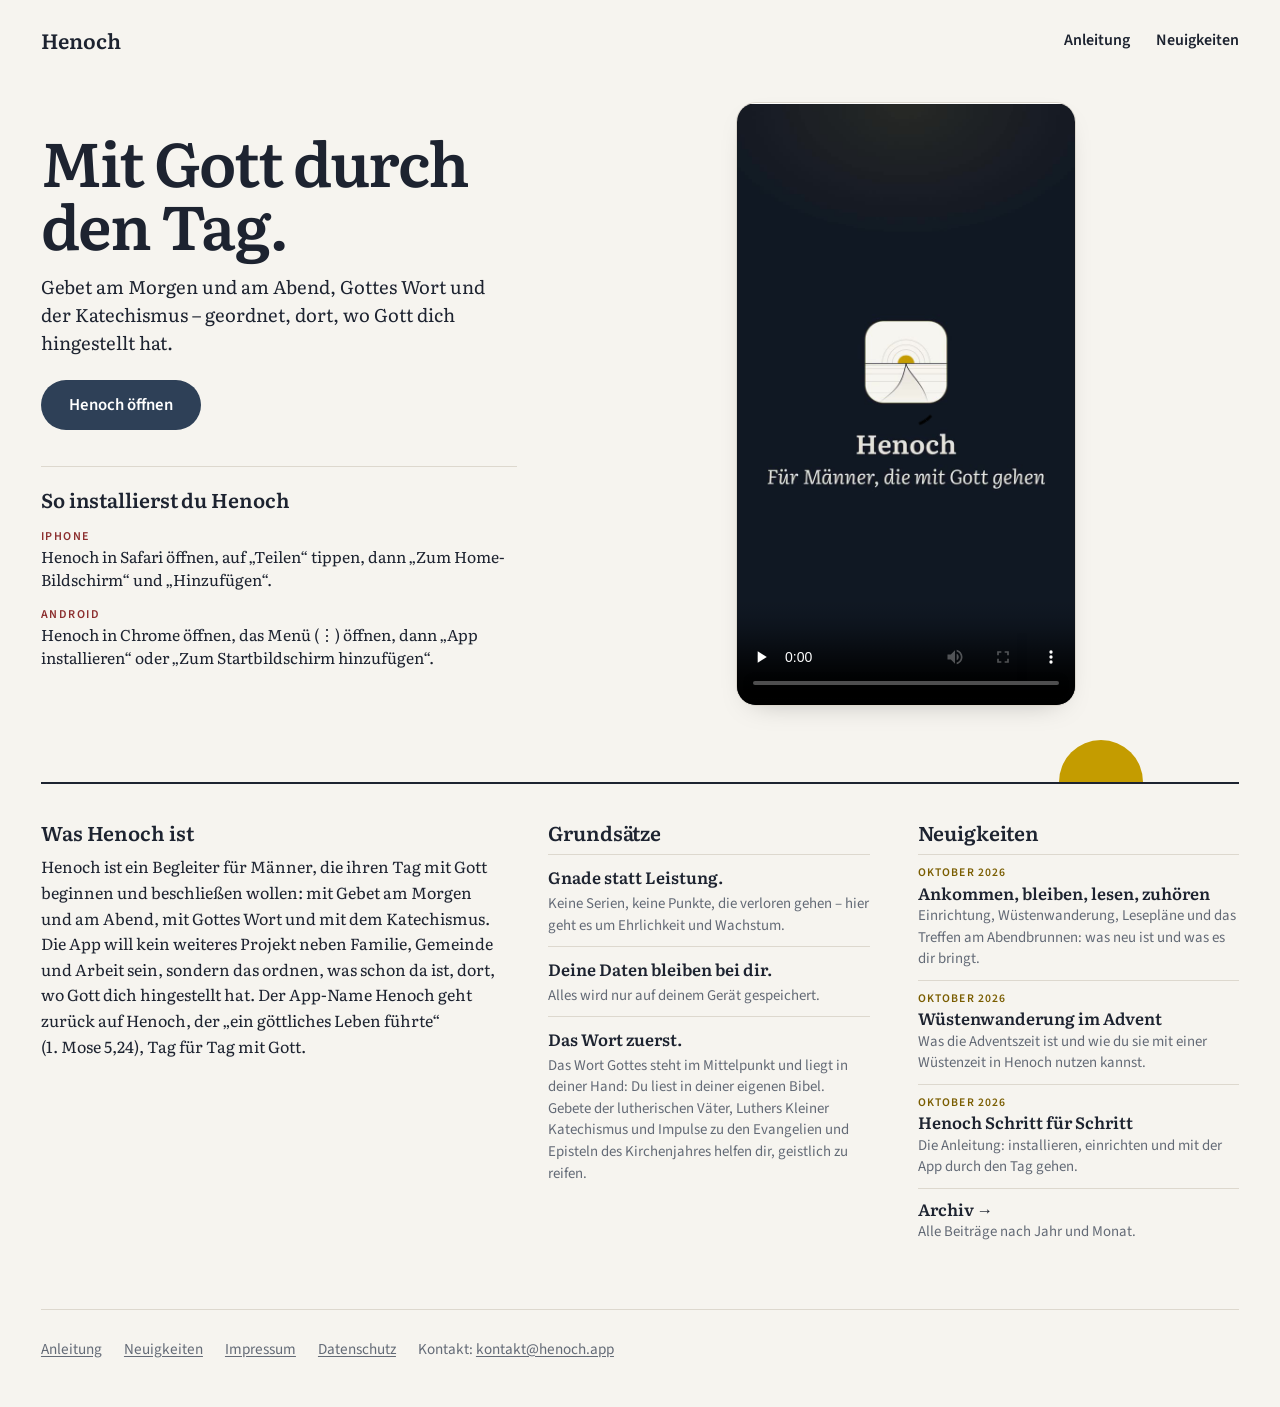
<file: index.html>
<!doctype html>
<!-- Henoch Homepage 2.1.0 -->
<html lang="de">
<head>
  <meta charset="utf-8">
  <meta name="viewport" content="width=device-width, initial-scale=1, viewport-fit=cover">
  <title>Henoch – Mit Gott durch den Tag</title>
  <meta name="description" content="Henoch ist ein Begleiter für Männer, die ihren Tag mit Gott beginnen und beschließen wollen: mit Gebet am Morgen und am Abend, mit Gottes Wort und mit dem Katechismus.">
  <meta name="color-scheme" content="light dark">
  <meta name="theme-color" content="#F6F4EF" media="(prefers-color-scheme: light)">
  <meta name="theme-color" content="#131A26" media="(prefers-color-scheme: dark)">
  <link rel="icon" href="favicon.svg" type="image/svg+xml">
  <link rel="apple-touch-icon" href="apple-touch-icon.png">
  <link rel="canonical" href="https://henoch.app/">

  <meta property="og:type" content="website">
  <meta property="og:locale" content="de_DE">
  <meta property="og:site_name" content="Henoch">
  <meta property="og:title" content="Henoch – Mit Gott durch den Tag">
  <meta property="og:description" content="Henoch ist ein Begleiter für Männer, die ihren Tag mit Gott beginnen und beschließen wollen: mit Gebet am Morgen und am Abend, mit Gottes Wort und mit dem Katechismus.">
  <meta property="og:url" content="https://henoch.app/">
  <meta property="og:image" content="https://henoch.app/og.png">
  <meta property="og:image:width" content="1200">
  <meta property="og:image:height" content="630">
  <meta property="og:image:alt" content="Henoch – Mit Gott durch den Tag. Die Sonne über dem Horizont und ein Weg, der zu ihr führt.">
  <meta name="twitter:card" content="summary_large_image">

  <link rel="preload" href="fonts/literata-latin-600-normal.woff2" as="font" type="font/woff2" crossorigin>
  <link rel="stylesheet" href="style.css">
  <link rel="stylesheet" href="startseite.css">
  <!-- Kurzfilm nach Tageszeit: 6 bis 18 Uhr hell, sonst dunkel (Ortszeit des Geräts). Ohne JavaScript entscheidet der Farbmodus. -->
  <script>(function(h){document.documentElement.dataset.film=h>=6&&h<18?"hell":"dunkel"})(new Date().getHours())</script>
</head>
<body class="vb">

<header class="w">
  <nav class="bar" aria-label="Hauptmenü">
    <a class="brand" href="./">Henoch</a>
    <span class="bar-r"><a href="anleitung/">Anleitung</a><a href="neuigkeiten/">Neuigkeiten</a></span>
  </nav>
</header>

<main class="w">
  <div class="blick">
    <div class="links">
      <h1><span class="sr">Henoch – </span>Mit Gott durch den Tag.</h1>
      <p class="sub">Gebet am Morgen und am Abend, Gottes Wort und der Katechismus – geordnet, dort, wo Gott dich hingestellt hat.</p>
      <!-- Adresse der App: steht nur hier -->
      <p><a class="button" href="https://mein.henoch.app/">Henoch öffnen</a></p>
      <div class="inst">
        <h2 id="installieren">So installierst du Henoch</h2>
        <ul class="steps-2">
        <li><h4>iPhone</h4><p>Henoch in Safari öffnen, auf „Teilen“ tippen, dann „Zum Home-Bildschirm“ und „Hinzufügen“.</p></li>
        <li><h4>Android</h4><p>Henoch in Chrome öffnen, das Menü (⋮) öffnen, dann „App installieren“ oder „Zum Startbildschirm hinzufügen“.</p></li>
      </ul>
      </div>
    </div>
    <!-- Film: hell und dunkel je ein eigenes Video; welches sichtbar ist, entscheidet die Tageszeit (Skript im Kopf). Lädt erst beim Abspielen. Nur Musik, kein Text. -->
    <div class="film">
      <div class="film-bild">
      <video class="film-hell" controls playsinline preload="none" poster="film/henoch-30s.jpg" width="720" height="1280" aria-label="Henoch in 30 Sekunden: Dein Tag, dein Gebetbuch, dein Leseplan, dein Sonntag">
        <source src="film/henoch-30s.mp4" type="video/mp4">
      </video>
      <video class="film-dunkel" controls playsinline preload="none" poster="film/henoch-30s-dunkel.jpg" width="720" height="1280" aria-label="Henoch in 30 Sekunden: Dein Tag, dein Gebetbuch, dein Leseplan, dein Sonntag">
        <source src="film/henoch-30s-dunkel.mp4" type="video/mp4">
      </video>
      </div>
    </div>
  </div>

  <section class="mehr">
    <div>
      <h2 id="was">Was Henoch ist</h2>
      <p class="lead">Henoch ist ein Begleiter für Männer, die ihren Tag mit Gott beginnen und beschließen wollen: mit Gebet am Morgen und am Abend, mit Gottes Wort und mit dem Katechismus. Die App will kein weiteres Projekt neben Familie, Gemeinde und Arbeit sein, sondern das ordnen, was schon da ist, dort, wo Gott dich hingestellt hat. Der App-Name Henoch geht zurück auf Henoch, der „ein göttliches Leben führte“ (1.&nbsp;Mose&nbsp;5,24), Tag für Tag mit Gott.</p>
    </div>
    <div>
      <h2 id="grundsaetze">Grundsätze</h2>
      <ul class="principles">
        <li><h4>Gnade statt Leistung.</h4><p>Keine Serien, keine Punkte, die verloren gehen – hier geht es um Ehrlichkeit und Wachstum.</p></li>
        <li><h4>Deine Daten bleiben bei dir.</h4><p>Alles wird nur auf deinem Gerät gespeichert.</p></li>
        <li><h4>Das Wort zuerst.</h4><p>Das Wort Gottes steht im Mittelpunkt und liegt in deiner Hand: Du liest in deiner eigenen Bibel. Gebete der lutherischen Väter, Luthers Kleiner Katechismus und Impulse zu den Evangelien und Episteln des Kirchenjahres helfen dir, geistlich zu reifen.</p></li>
      </ul>
    </div>
    <div>
      <h2 id="neuigkeiten">Neuigkeiten</h2>
      <!-- Höchstens fünf Beiträge, der neueste zuerst; die letzte Zeile ist immer das Archiv. -->
      <ul class="meldungen">
        <li><a href="neuigkeiten/drei-neuerungen-2026/"><span class="news-date">Oktober 2026</span><span class="news-title">Ankommen, bleiben, lesen, zuhören</span><span class="news-text">Einrichtung, Wüstenwanderung, Lesepläne und das Treffen am Abendbrunnen: was neu ist und was es dir bringt.</span></a></li>
        <li><a href="neuigkeiten/advent-2026/"><span class="news-date">Oktober 2026</span><span class="news-title">Wüstenwanderung im Advent</span><span class="news-text">Was die Adventszeit ist und wie du sie mit einer Wüstenzeit in Henoch nutzen kannst.</span></a></li>
        <li><a href="anleitung/"><span class="news-date">Oktober 2026</span><span class="news-title">Henoch Schritt für Schritt</span><span class="news-text">Die Anleitung: installieren, einrichten und mit der App durch den Tag gehen.</span></a></li>
        <li class="archive"><a href="neuigkeiten/"><span class="news-title">Archiv</span><span class="news-text">Alle Beiträge nach Jahr und Monat.</span></a></li>
      </ul>
    </div>
  </section>
</main>

<footer>
  <div class="wrap">
    <ul>
      <li><a href="anleitung/">Anleitung</a></li>
      <li><a href="neuigkeiten/">Neuigkeiten</a></li>
      <li><a href="impressum.html">Impressum</a></li>
      <li><a href="datenschutz.html">Datenschutz</a></li>
      <li>Kontakt: <a data-kontakt>kontakt (at) henoch.app</a></li>
    </ul>
  </div>
</footer>

<script src="kontakt.js" defer></script>
</body>
</html>
</file>
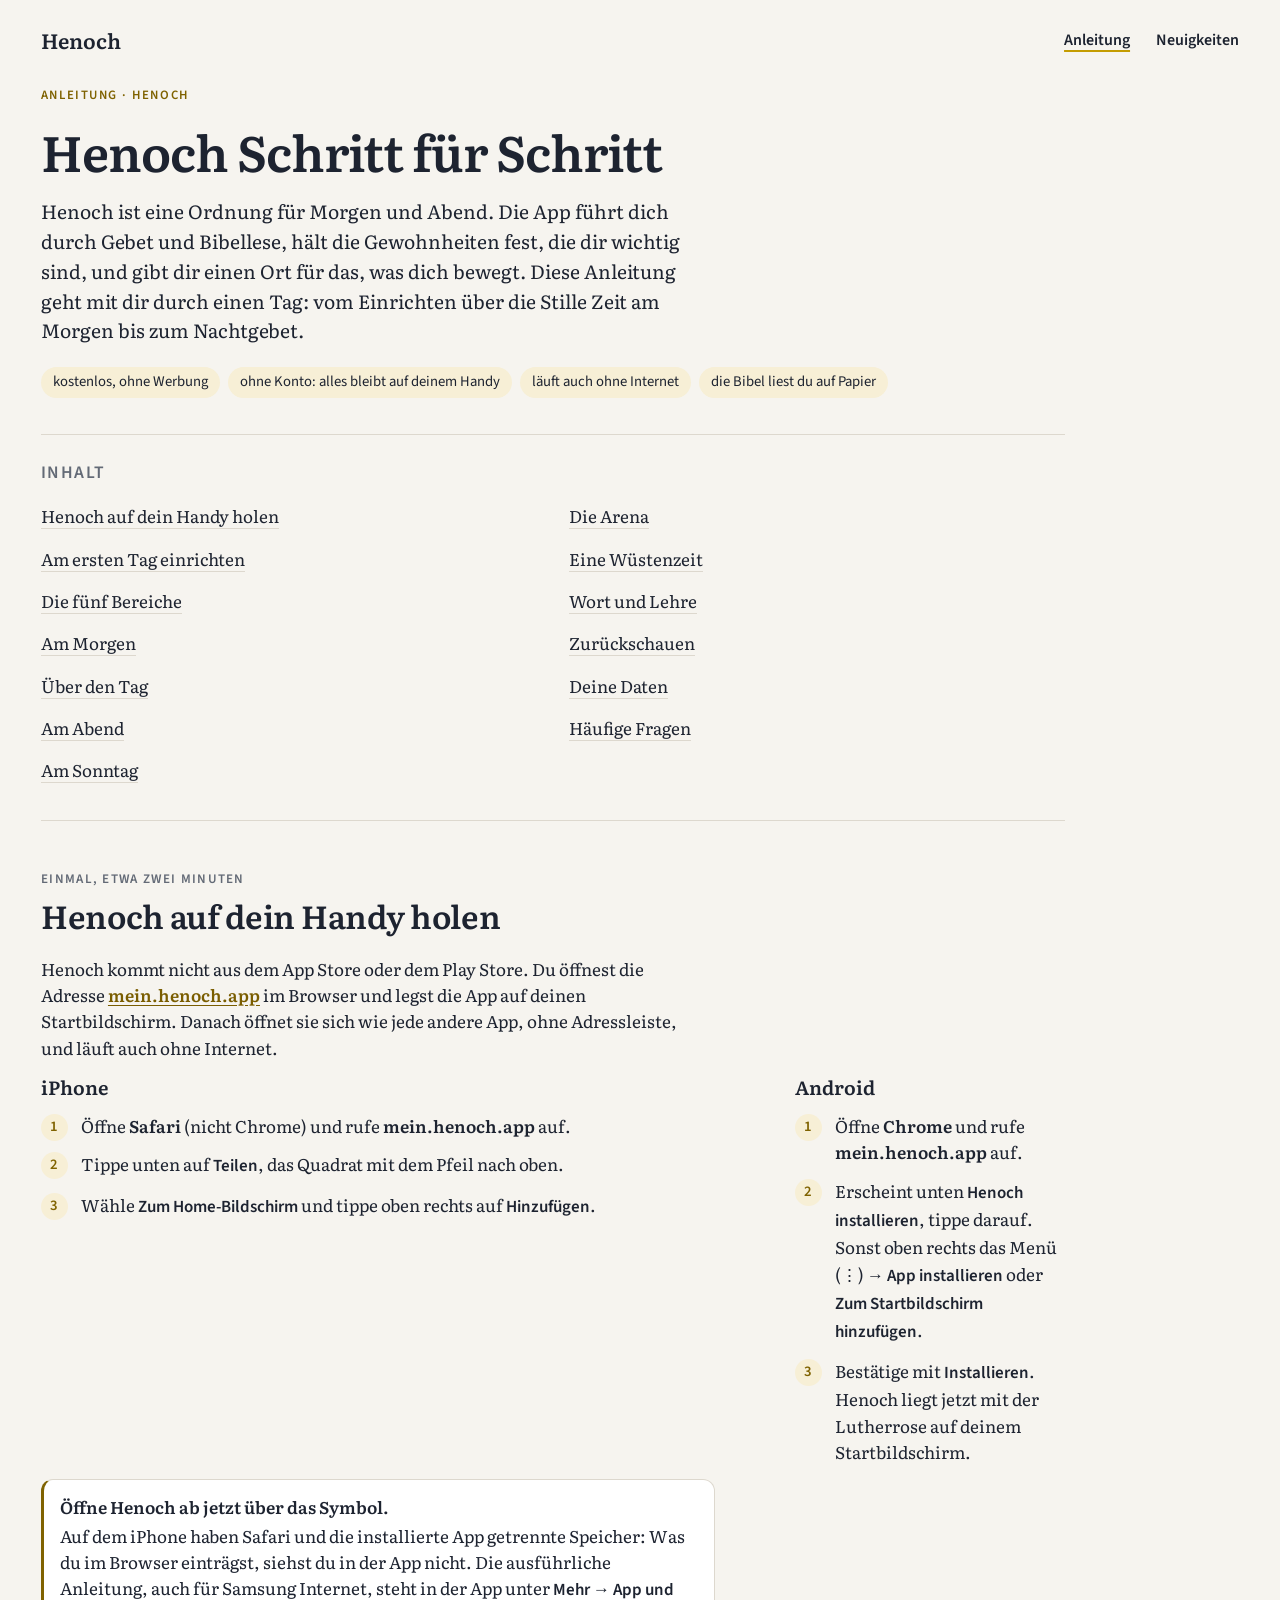
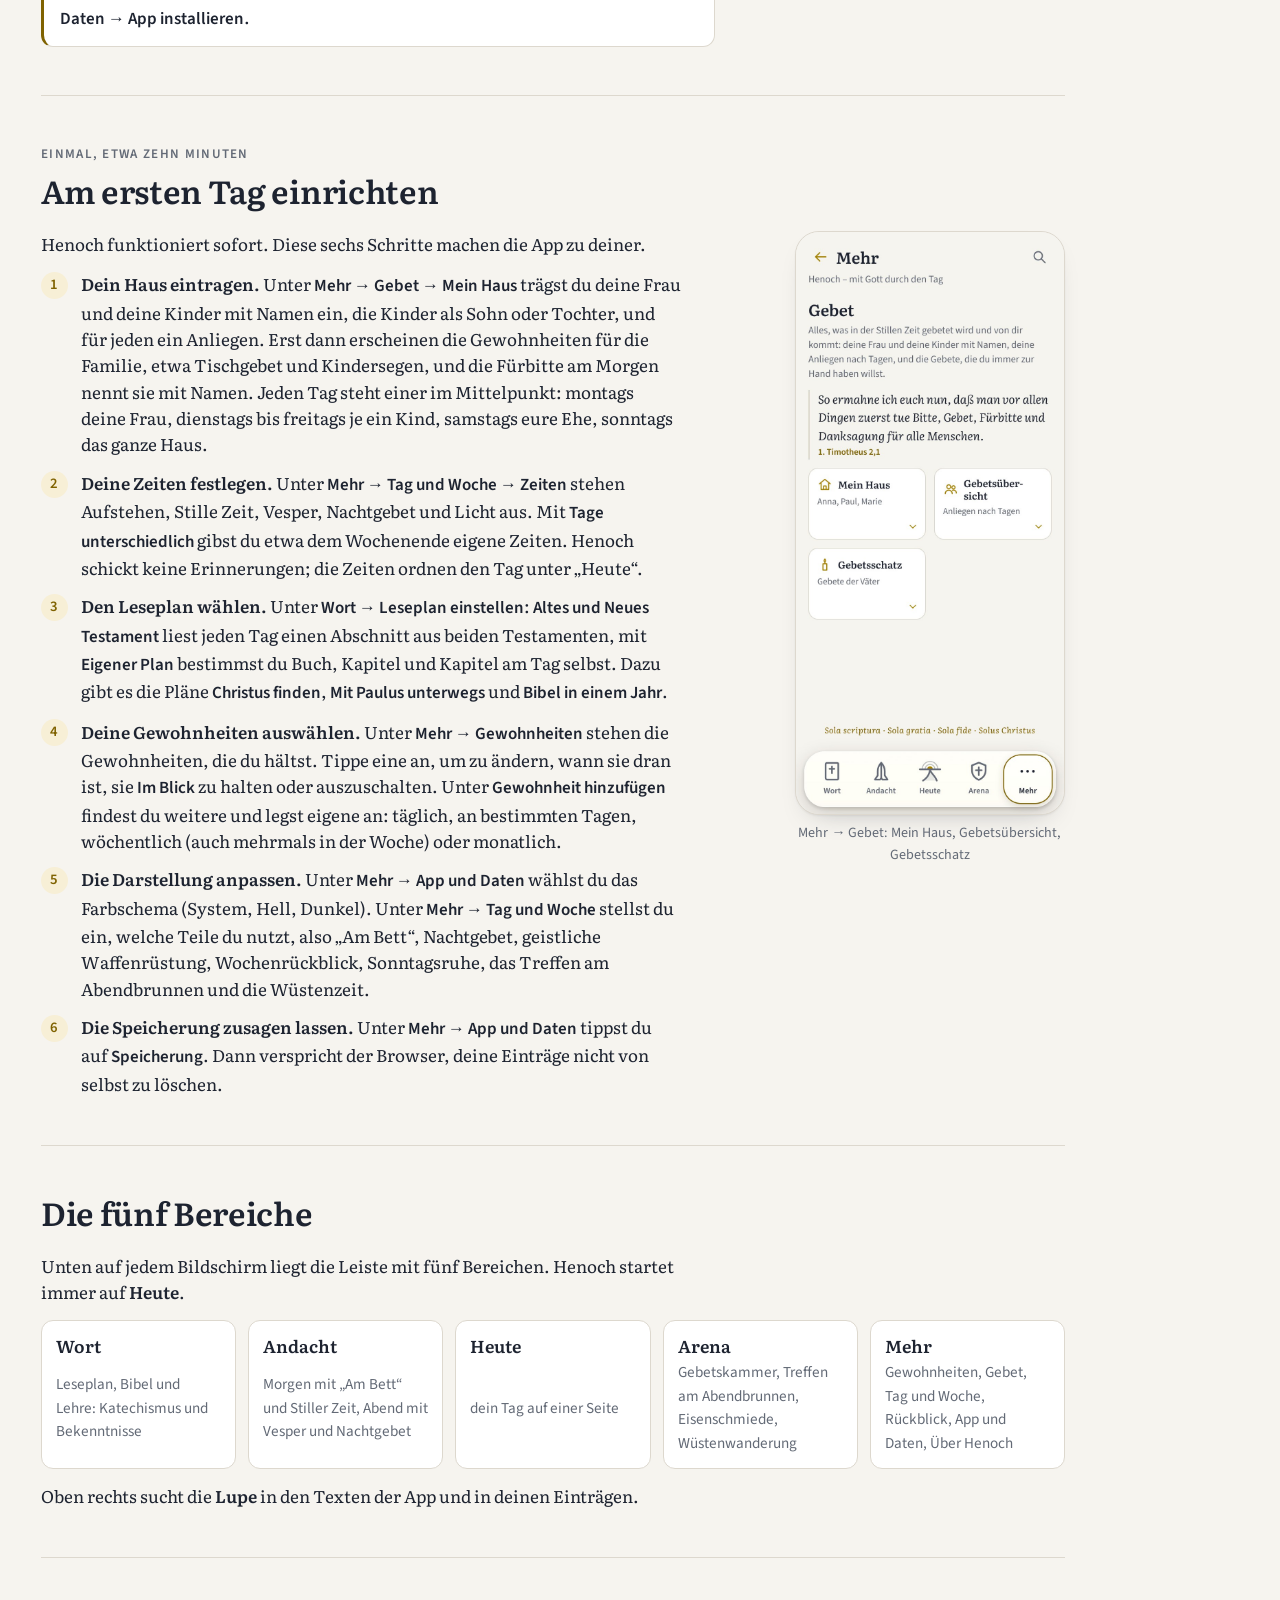
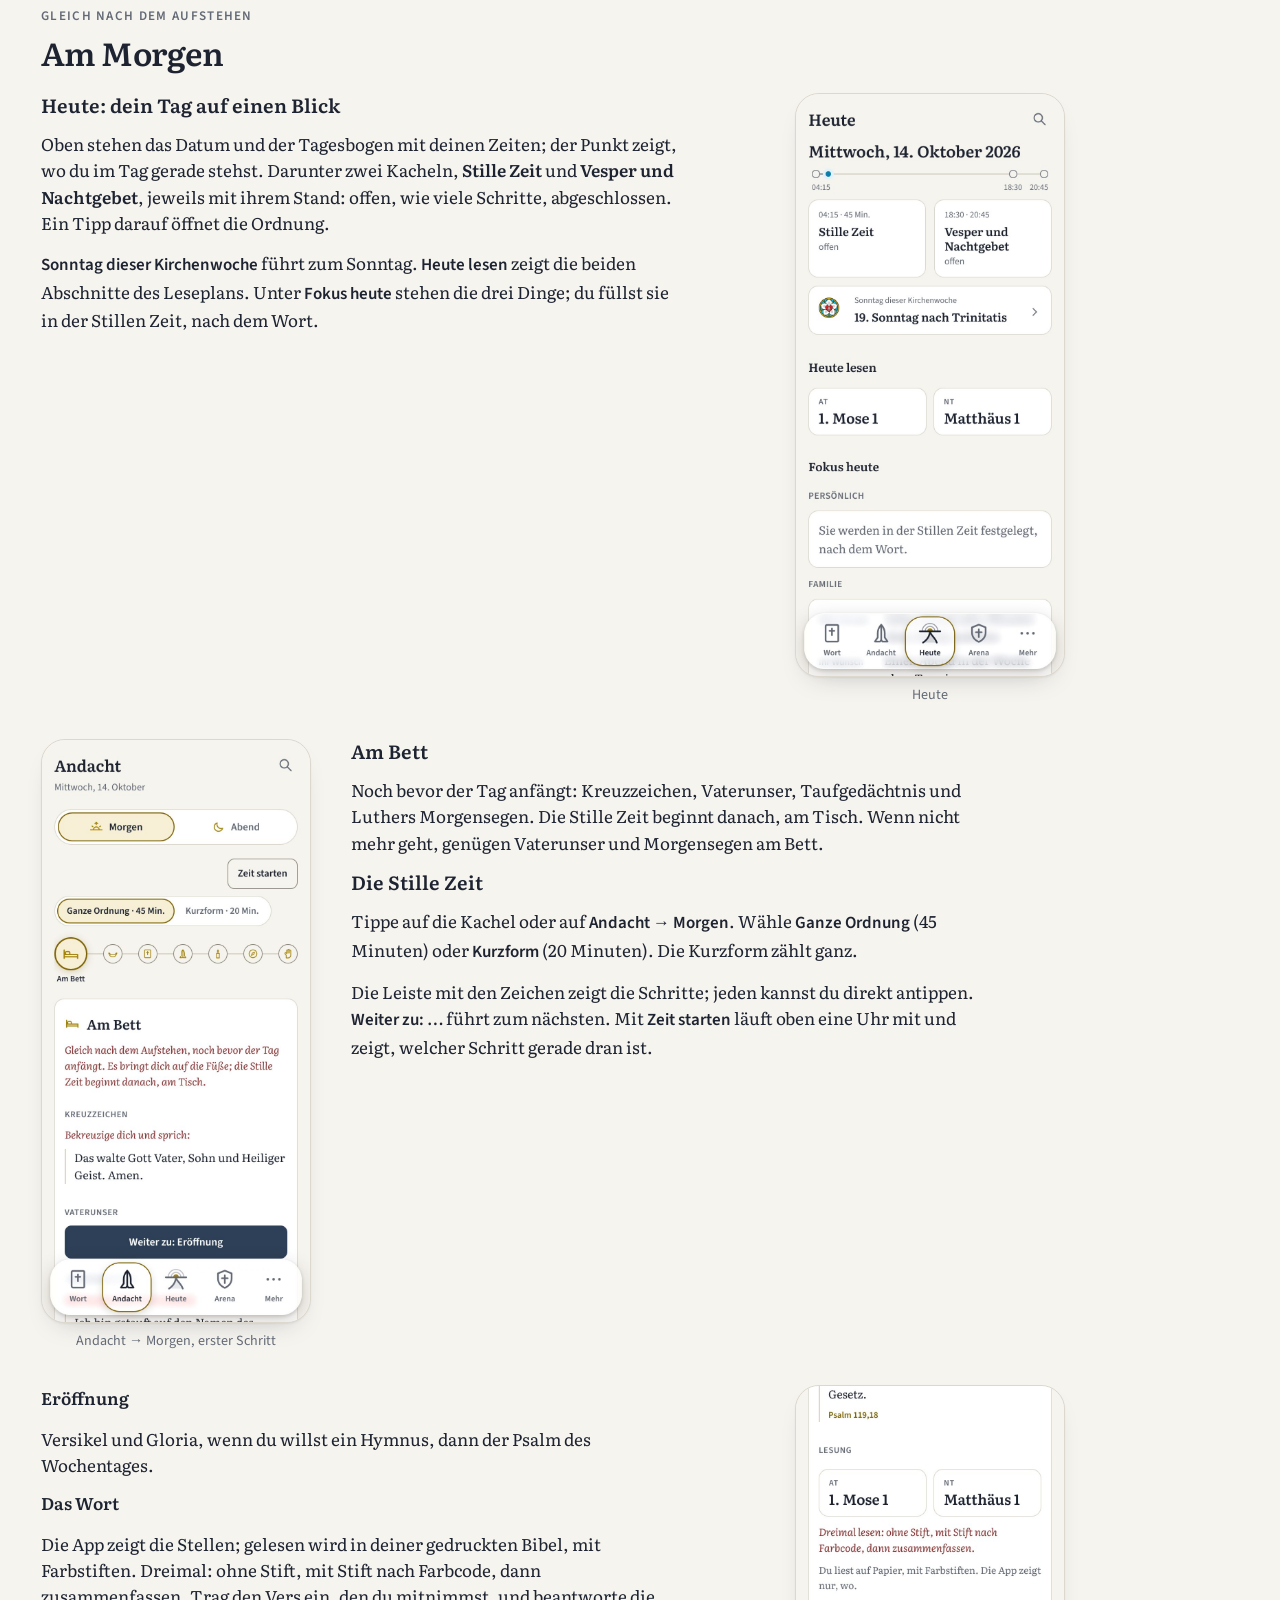
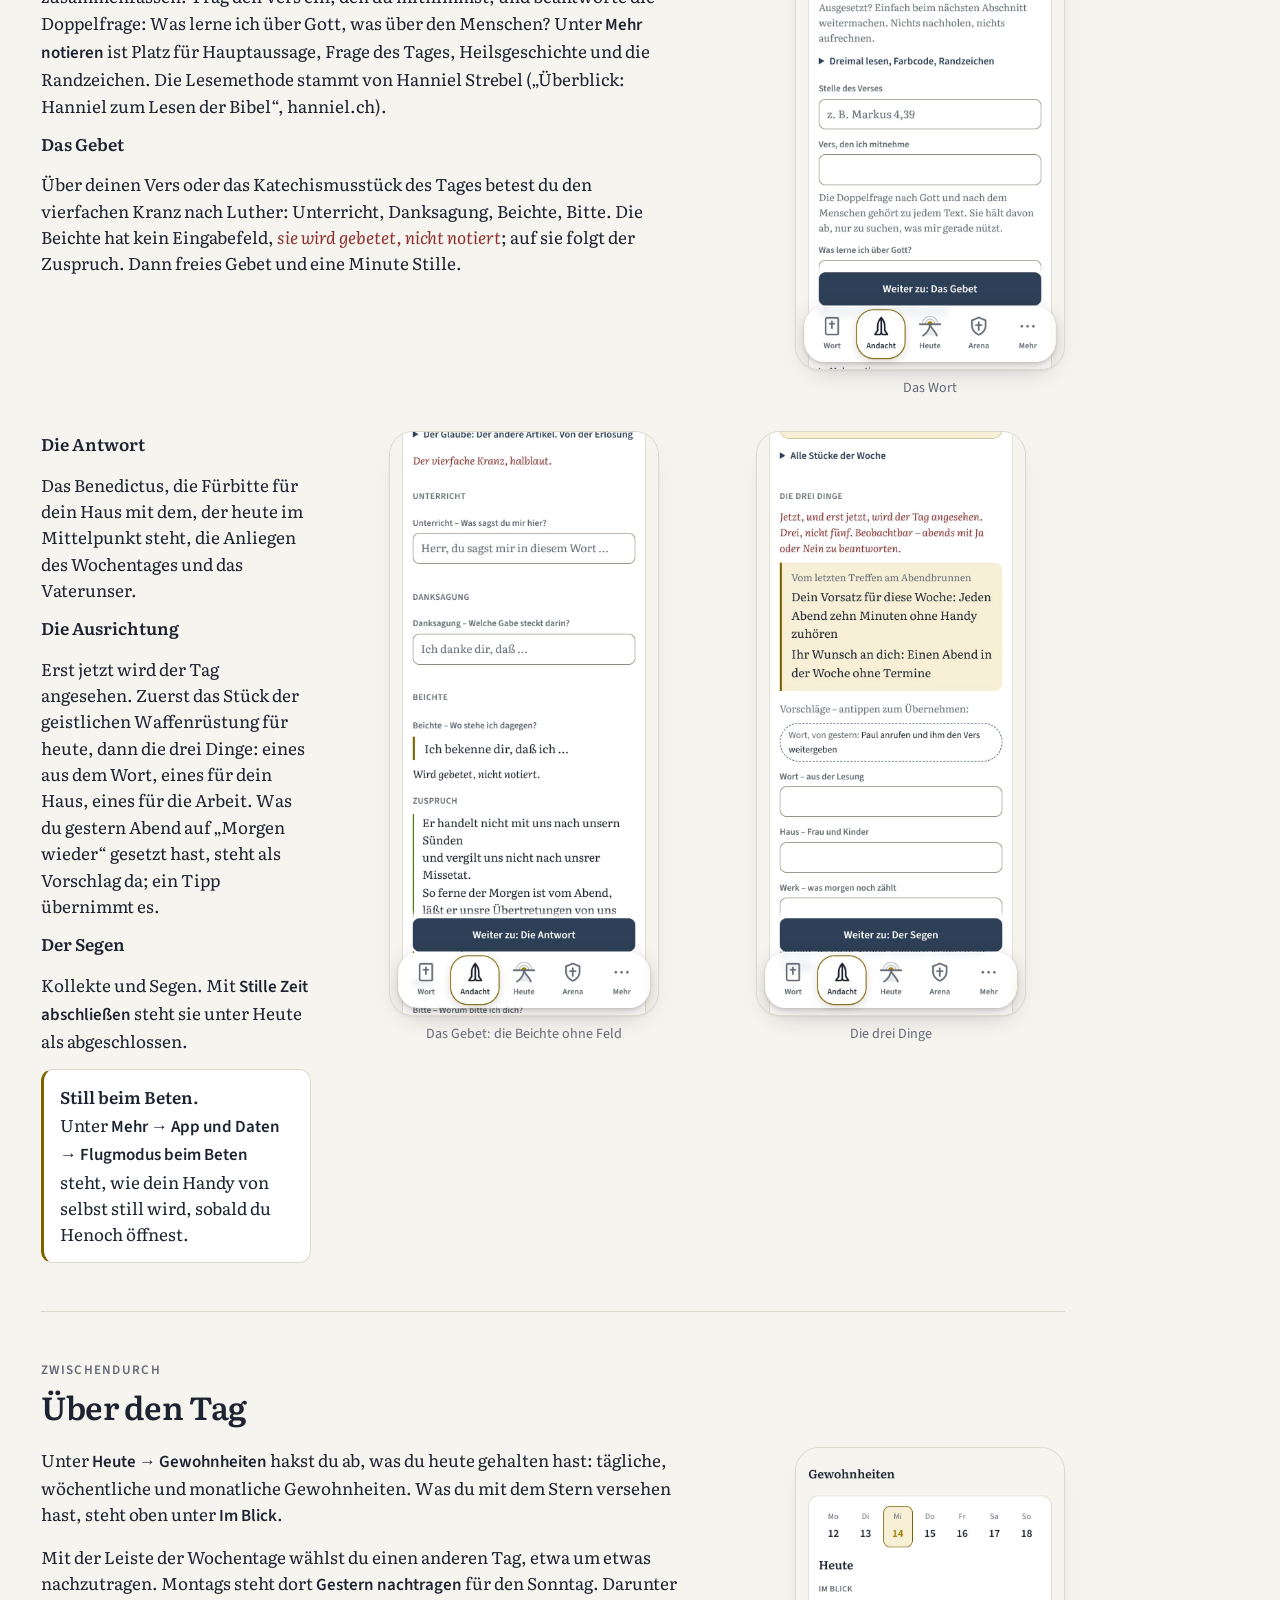
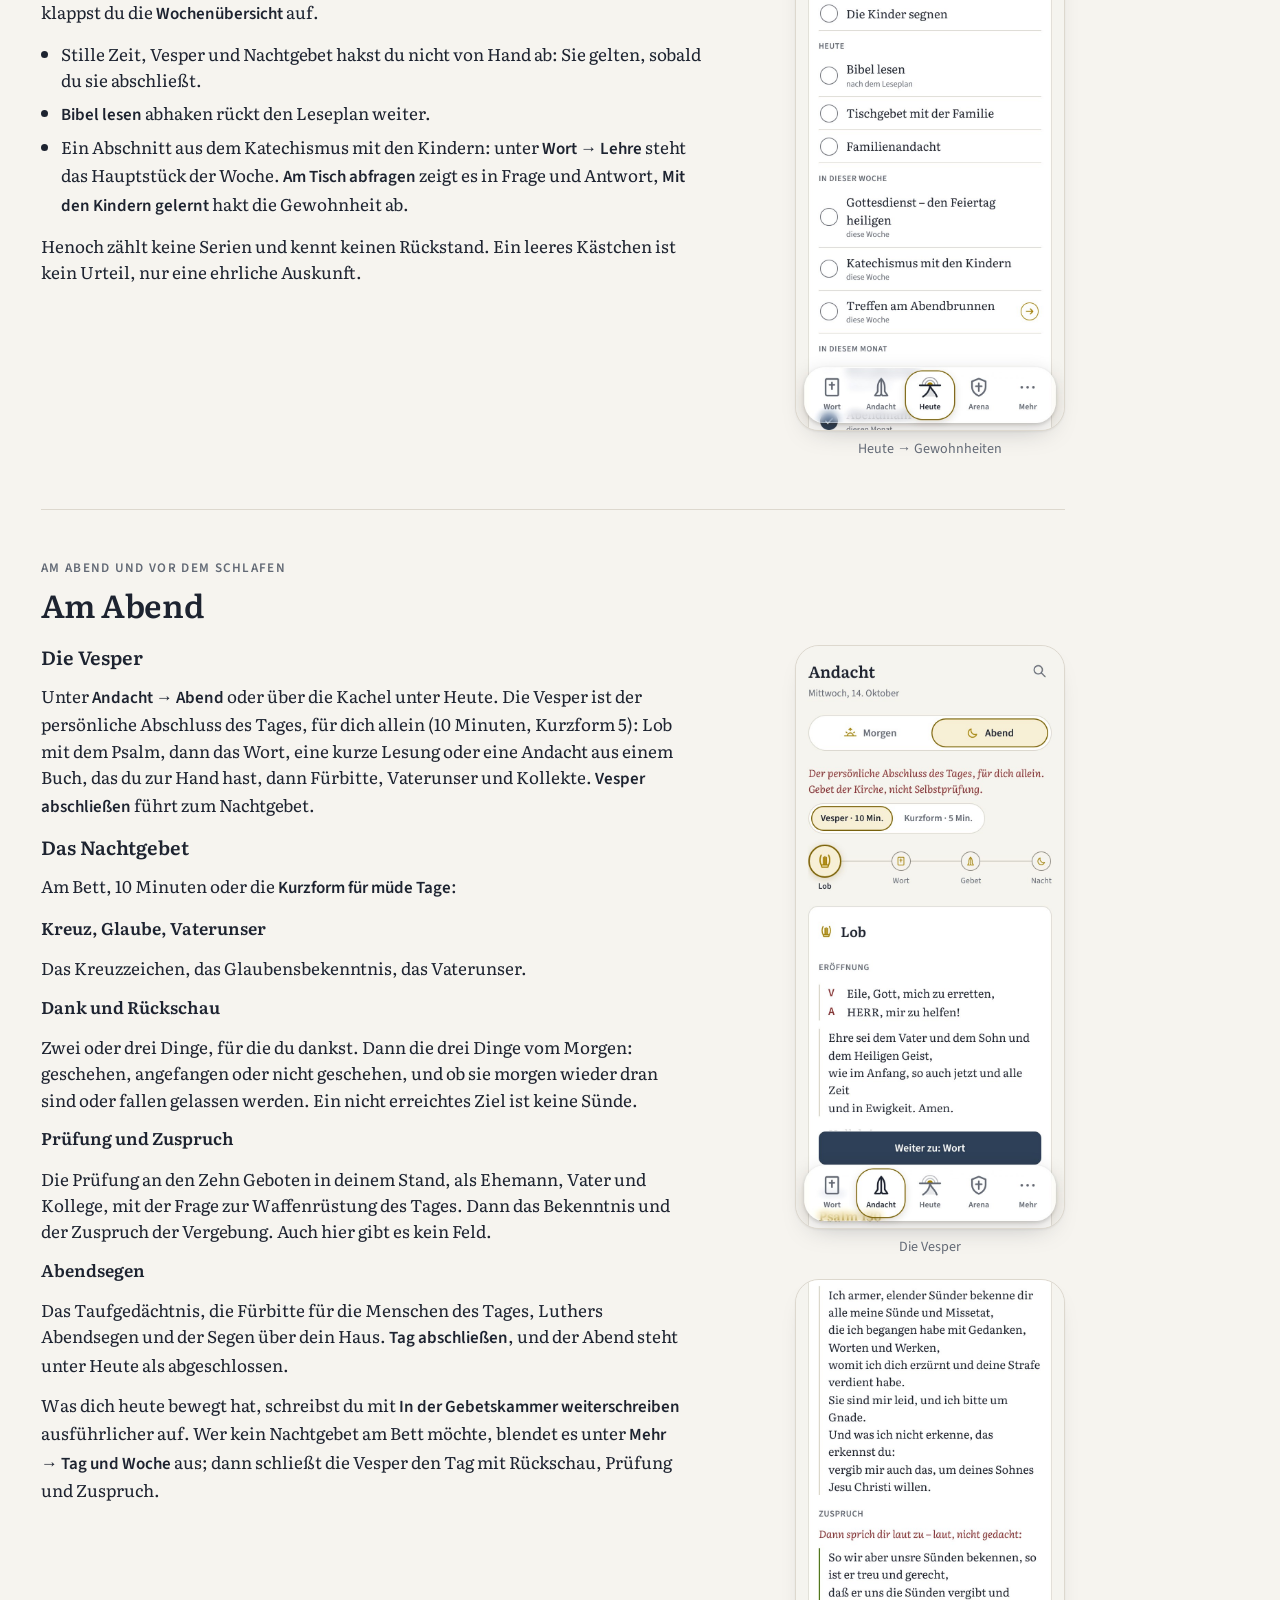
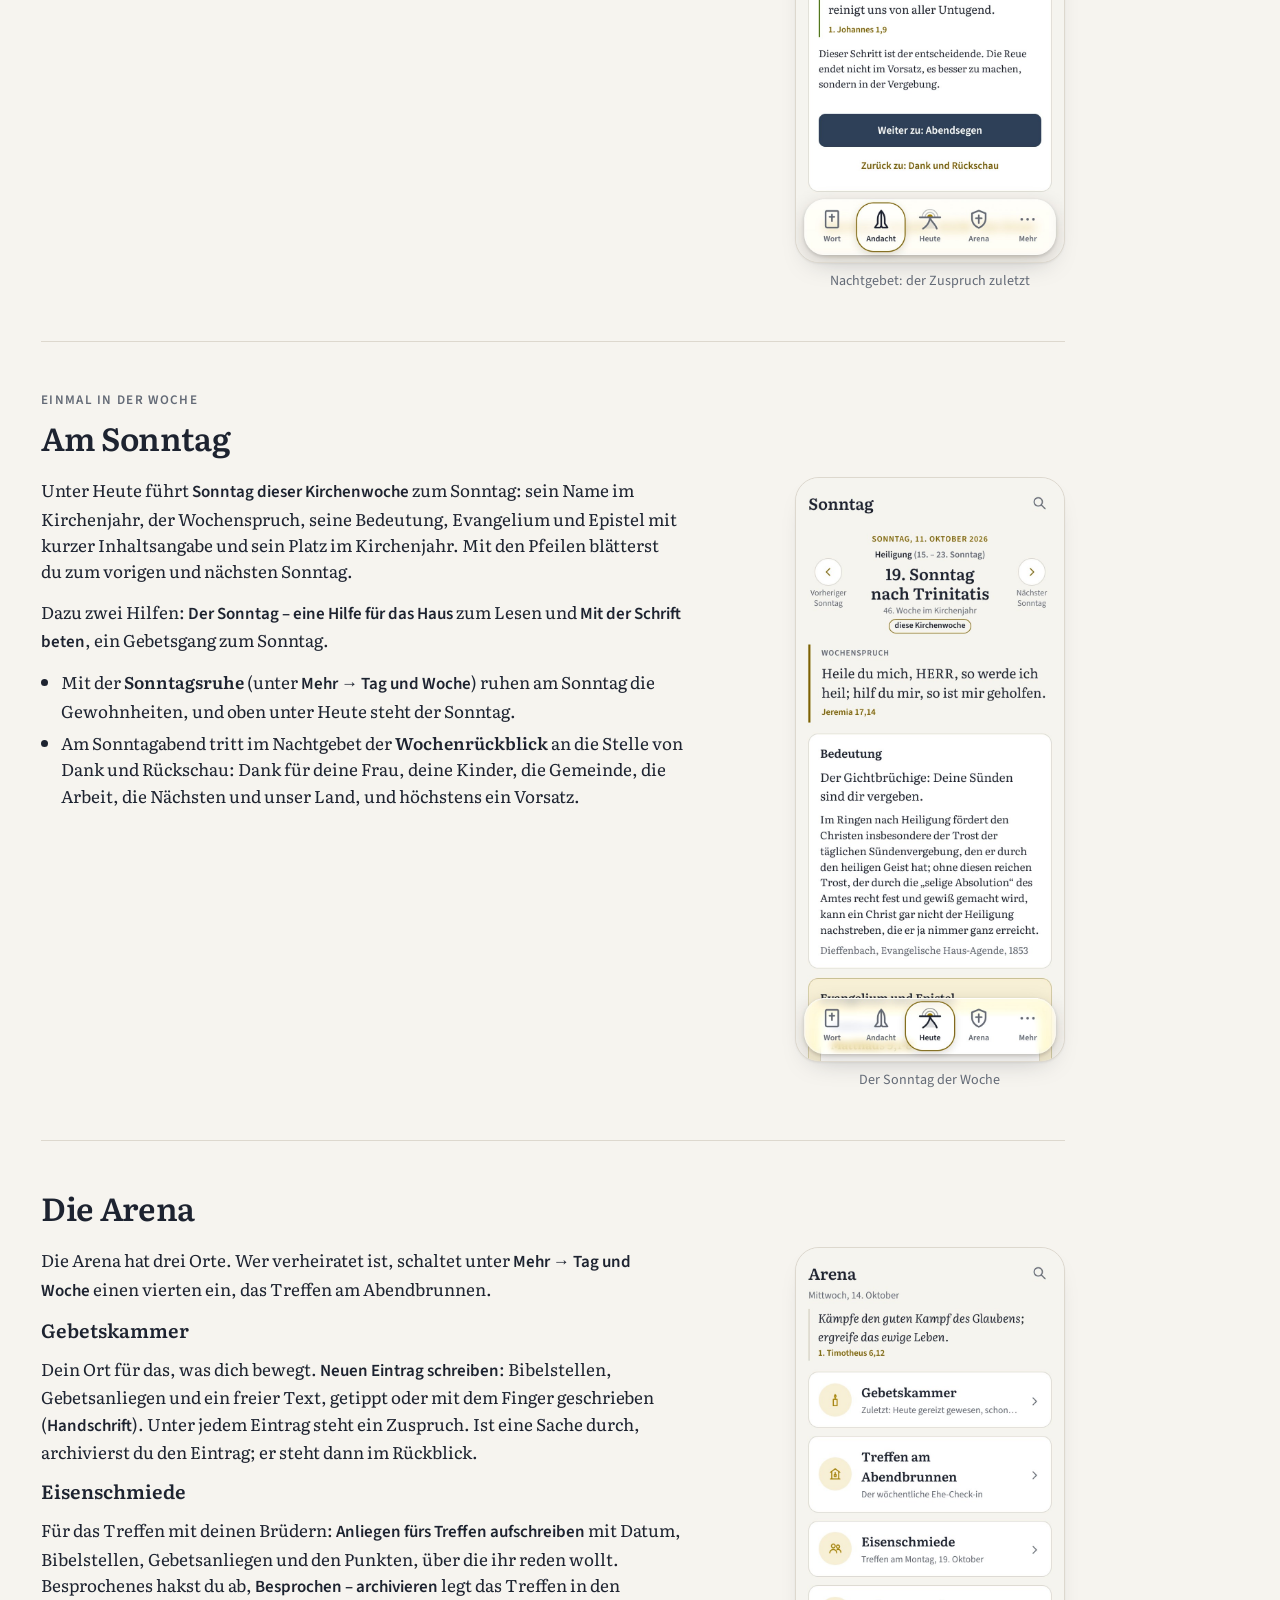
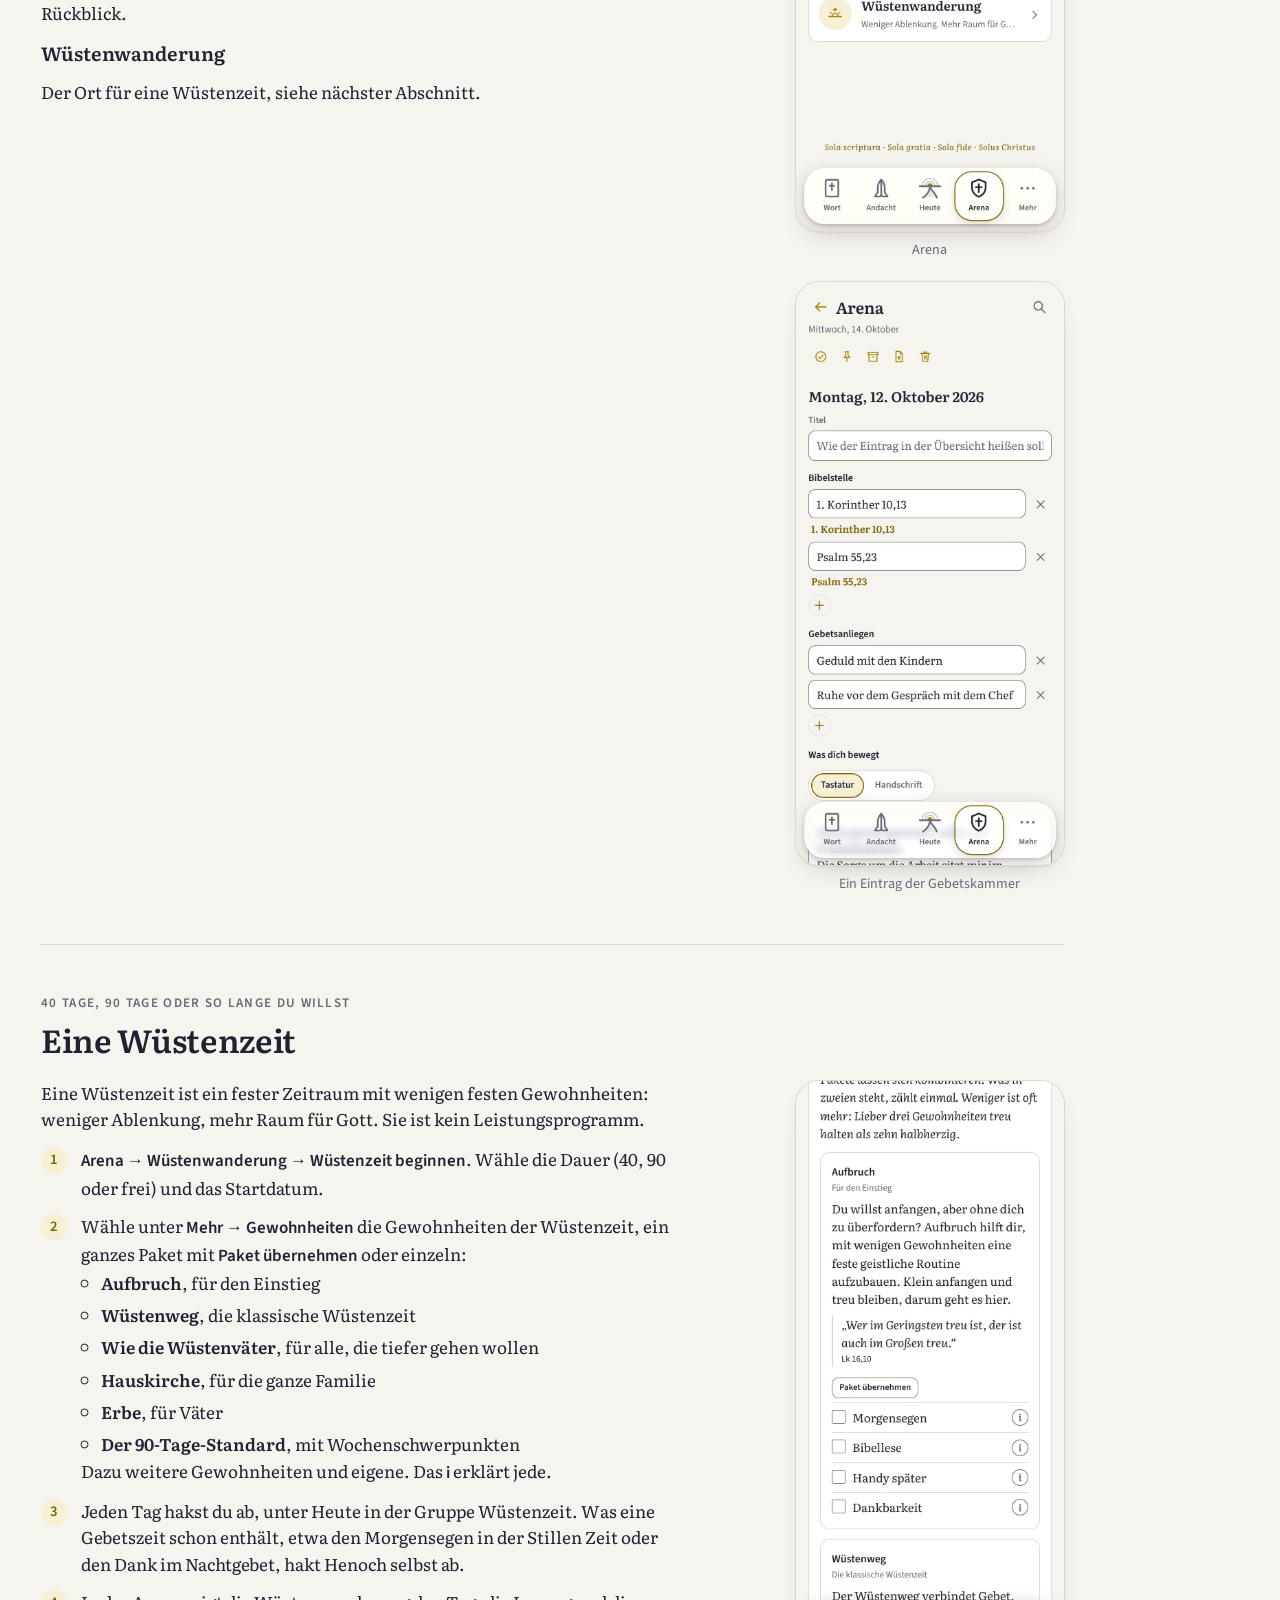
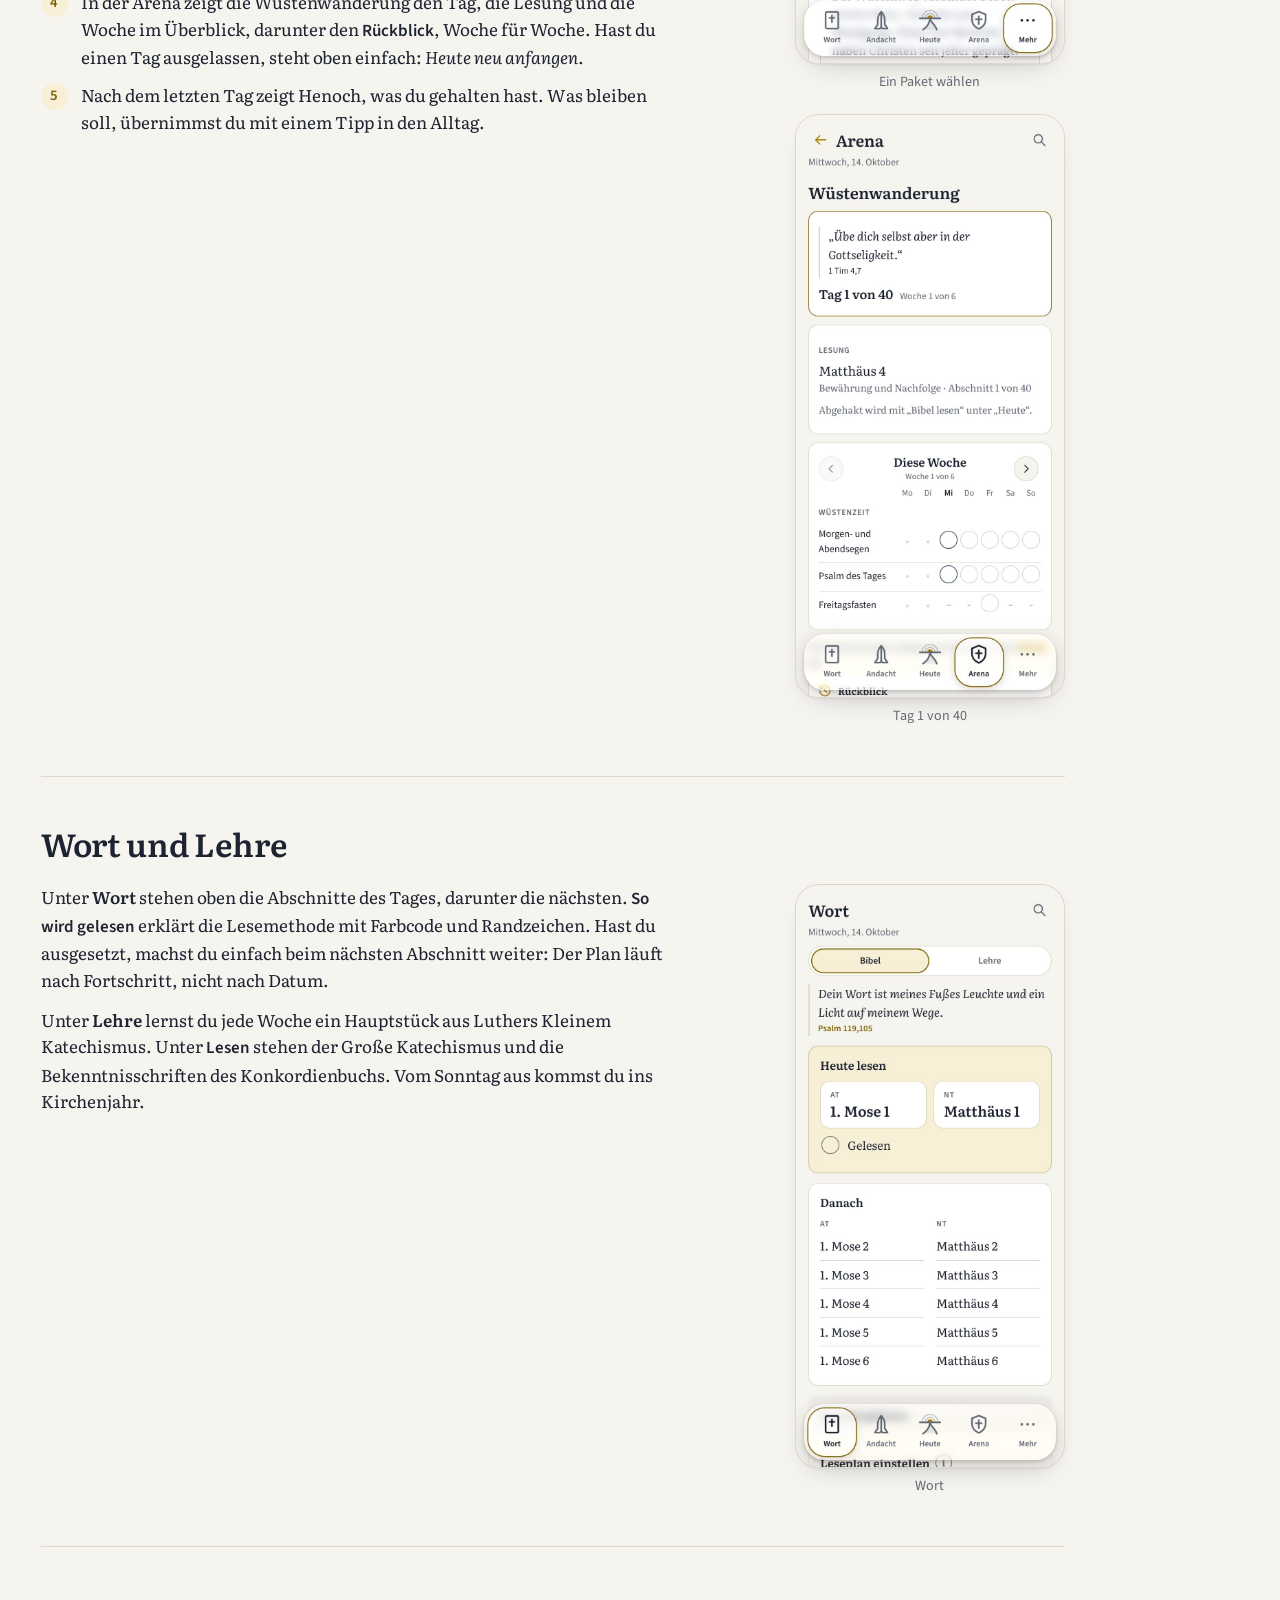
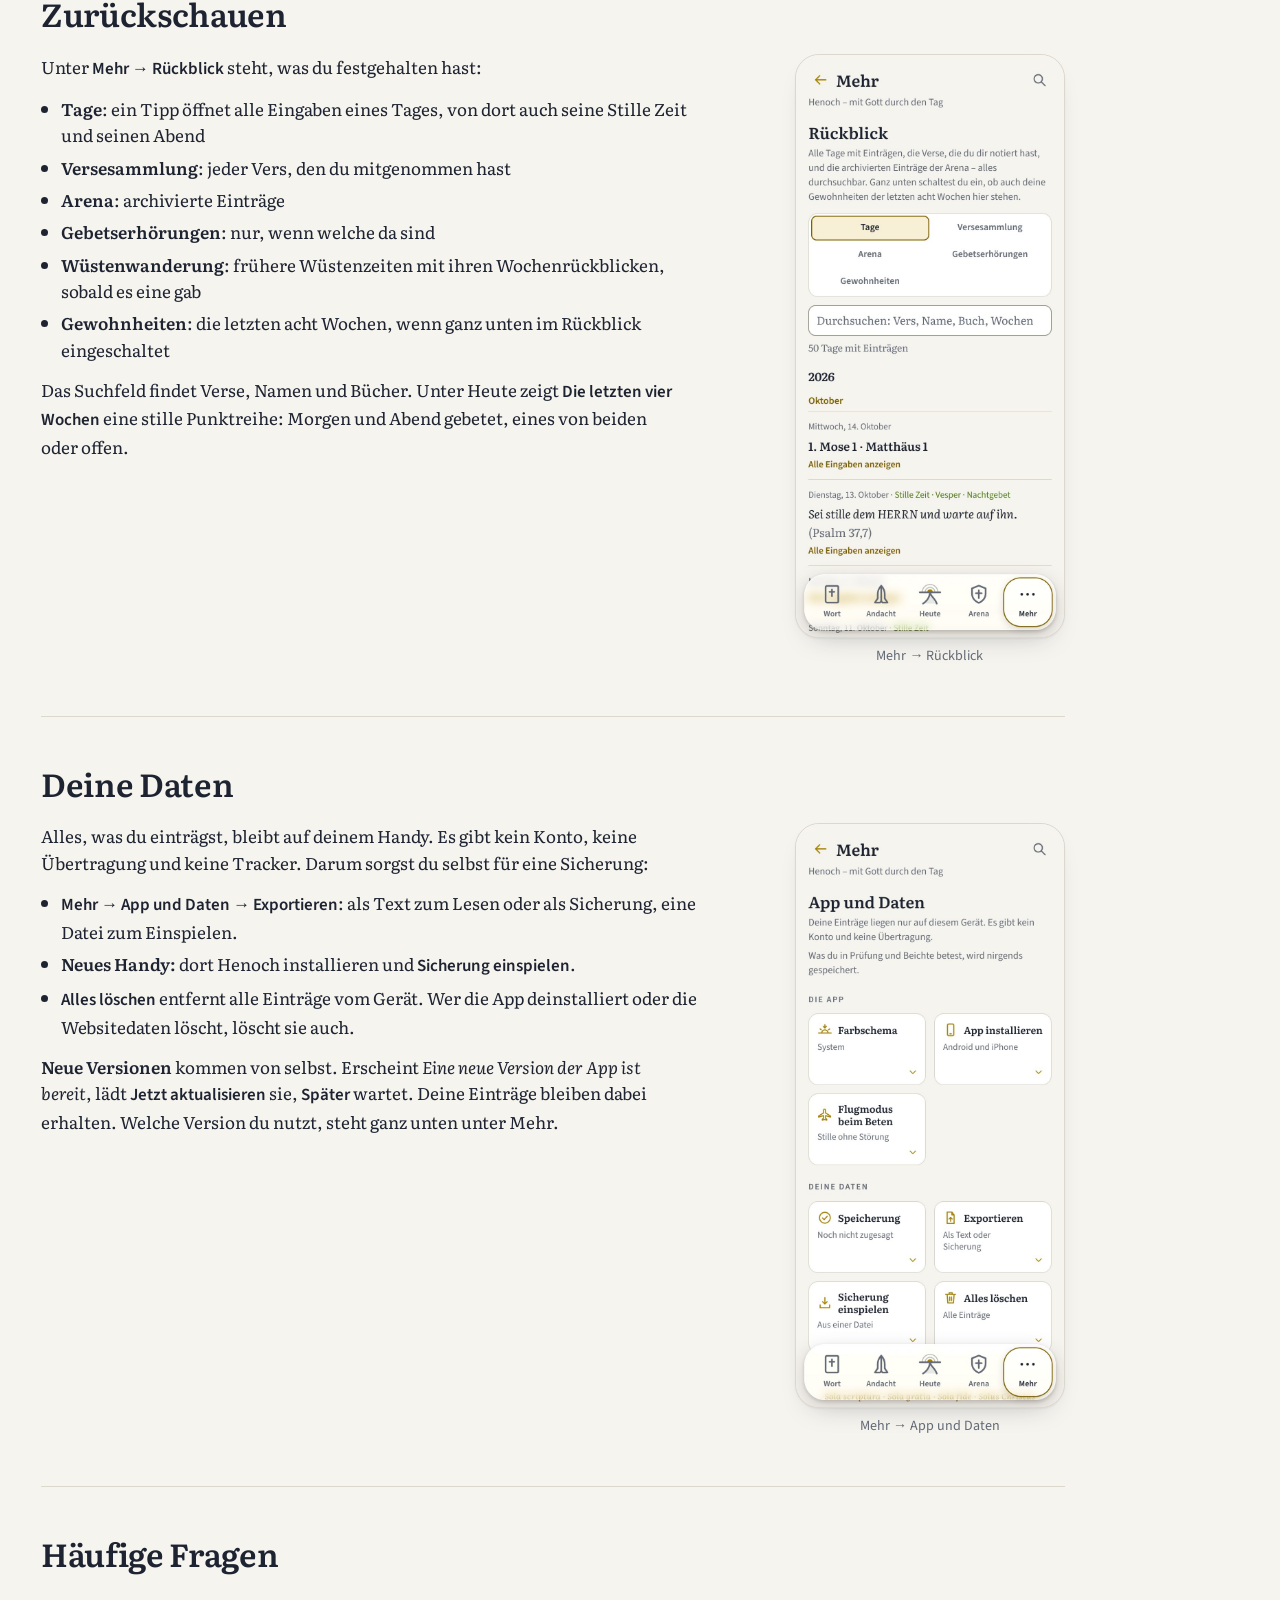
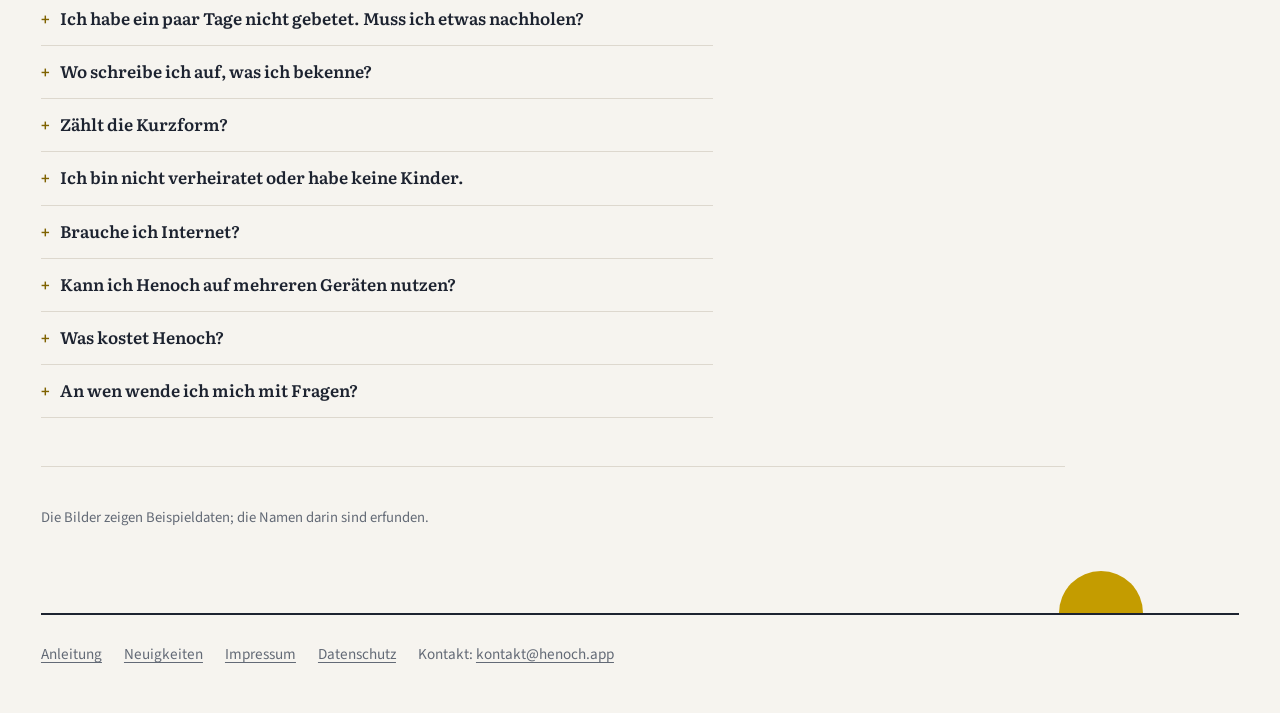
<file: anleitung/index.html>
<!doctype html>
<html lang="de">
<head>
<meta charset="utf-8">
<meta name="viewport" content="width=device-width, initial-scale=1, viewport-fit=cover">
<meta name="color-scheme" content="light dark">
<meta name="description" content="Anleitung zu Henoch, der Ordnung für Morgen und Abend: installieren, einrichten und mit der App durch den Tag gehen.">
<title>Henoch Schritt für Schritt</title>
<link rel="icon" href="../favicon.svg" type="image/svg+xml">
<link rel="apple-touch-icon" href="../apple-touch-icon.png">
<link rel="canonical" href="https://henoch.app/anleitung/">
<meta property="og:type" content="article">
<meta property="og:locale" content="de_DE">
<meta property="og:site_name" content="Henoch">
<meta property="og:title" content="Henoch Schritt für Schritt">
<meta property="og:description" content="Anleitung zu Henoch: installieren, einrichten und mit der App durch den Tag gehen.">
<meta property="og:url" content="https://henoch.app/anleitung/">
<meta property="og:image" content="https://henoch.app/og.png">
<meta property="og:image:width" content="1200">
<meta property="og:image:height" content="630">
<meta name="twitter:card" content="summary_large_image">
<style>
/* One reading column; each section pairs text with a phone screenshot beside it (wide) or below it (narrow). Colours and faces are Henoch's own. */
@font-face { font-family: 'Literata'; font-style: normal; font-weight: 400; font-display: swap; src: url('../fonts/literata-latin-400-normal.woff2') format('woff2'); }
@font-face { font-family: 'Literata'; font-style: italic; font-weight: 400; font-display: swap; src: url('../fonts/literata-latin-400-italic.woff2') format('woff2'); }
@font-face { font-family: 'Literata'; font-style: normal; font-weight: 600; font-display: swap; src: url('../fonts/literata-latin-600-normal.woff2') format('woff2'); }
@font-face { font-family: 'Source Sans 3'; font-style: normal; font-weight: 400; font-display: swap; src: url('../fonts/source-sans-3-latin-400-normal.woff2') format('woff2'); }
@font-face { font-family: 'Source Sans 3'; font-style: normal; font-weight: 600; font-display: swap; src: url('../fonts/source-sans-3-latin-600-normal.woff2') format('woff2'); }

:root {
  --paper: #f6f4ef;
  --sheet: #ffffff;
  --ink: #1d2330;
  --muted: #636a76;
  --link: #7a5d00;
  --rule: #ddd8ce;
  --rubric: #8c2f2f;
  --gold: #7f6200;
  --sun: #c49c00;
  --gold-soft: #f7efd6;
  --accent: #2e4057;
  --warm-soft: #efede8;
  --serif: 'Literata', Georgia, 'Times New Roman', serif;
  --sans: 'Source Sans 3', -apple-system, 'Segoe UI', Helvetica, Arial, sans-serif;
  --text: 40rem;
}
@media (prefers-color-scheme: dark) {
  :root:not([data-theme="light"]) {
    --paper: #131a26; --sheet: #1b2432; --ink: #e8e3d8; --muted: #9aa2af; --rule: #2c3748;
    --rubric: #e07a6e; --gold: #e0b93a; --sun: #d9ae00; --link: #e0b93a; --gold-soft: #2e2a1c; --accent: #d8d0c0; --warm-soft: #242832;
    color-scheme: dark;
  }
}
:root[data-theme="dark"] {
  --paper: #131a26; --sheet: #1b2432; --ink: #e8e3d8; --muted: #9aa2af; --rule: #2c3748;
  --rubric: #e07a6e; --gold: #e0b93a; --sun: #d9ae00; --link: #e0b93a; --gold-soft: #2e2a1c; --accent: #d8d0c0; --warm-soft: #242832;
  color-scheme: dark;
}
@media (prefers-contrast: more) {
  :root { --rule: #8a8478; --muted: #4a505b; }
}
@media (prefers-contrast: more) and (prefers-color-scheme: dark) {
  :root:not([data-theme="light"]) { --rule: #6b7a90; --muted: #c4cad3; }
}

* { box-sizing: border-box; }
body {
  margin: 0;
  background: var(--paper);
  color: var(--ink);
  /* Fließtext wie in der App in Literata, Bedienelemente und kleine Angaben in Source Sans 3 */
  font: 400 1.0625rem/1.55 var(--serif);
  -webkit-text-size-adjust: 100%;
}
@media (max-width: 480px) { body { font-size: 1.03rem; } }
.page { max-width: var(--max); margin: 0 auto; padding-inline: max(var(--pad), env(safe-area-inset-left, 0px)) max(var(--pad), env(safe-area-inset-right, 0px)); padding-block: 28px 84px; }
.page > * { max-width: 64rem; }
h1, h2, h3 { font-family: var(--serif); font-weight: 600; text-wrap: balance; margin: 0; }
h1 { font-size: clamp(2.1rem, 6vw, 3.1rem); line-height: 1.1; letter-spacing: -0.02em; }
h2 { font-size: clamp(1.55rem, 4vw, 2rem); line-height: 1.15; letter-spacing: -0.01em; }
h3 { font-size: 1.2rem; line-height: 1.25; }
p, li, dd { max-width: var(--text); }
p { margin: 0; }
a { color: var(--link); text-underline-offset: 3px; }
a:focus-visible, summary:focus-visible { outline: 2px solid var(--gold); outline-offset: 3px; border-radius: 4px; }
strong { font-weight: 600; }
.path { font-family: var(--sans); font-weight: 600; }
.ui { font-family: var(--sans); font-weight: 600; }
.rubric { color: var(--rubric); font-family: var(--serif); font-style: italic; }

/* Head */
.head { display: grid; gap: 18px; padding-bottom: 36px; border-bottom: 1px solid var(--rule); }
.eyebrow { font-family: var(--sans); font-size: 0.8rem; letter-spacing: 0.12em; text-transform: uppercase; color: var(--gold); font-weight: 600; }
.lead { font-family: var(--serif); font-size: 1.2rem; line-height: 1.55; }
.facts { display: flex; flex-wrap: wrap; gap: 8px; padding: 0; margin: 4px 0 0; list-style: none; }
.facts li { font-family: var(--sans); background: var(--gold-soft); color: var(--ink); border-radius: 999px; padding: 4px 12px; font-size: 0.92rem; }

/* Contents */
.toc { padding-block: 28px; border-bottom: 1px solid var(--rule); }
.toc h2 { font-size: 1.1rem; font-family: var(--sans); letter-spacing: 0.08em; text-transform: uppercase; color: var(--muted); margin-bottom: 12px; }
.toc ol { margin: 0; padding: 0; list-style: none; columns: 2 15rem; column-gap: 32px; }
.toc li { break-inside: avoid; padding: 8px 0; }
.toc a { color: var(--ink); text-decoration: none; border-bottom: 1px solid var(--rule); }
.toc a:hover { color: var(--link); border-color: var(--link); }

/* Sections */
section.part { padding-block: 48px; border-bottom: 1px solid var(--rule); display: grid; gap: 22px; }
section.part > header { display: grid; gap: 8px; }
.time { font-family: var(--sans); font-size: 0.82rem; letter-spacing: 0.1em; text-transform: uppercase; color: var(--muted); font-weight: 600; }
.row { display: grid; gap: 22px; align-items: start; }
.row + .row { margin-top: 10px; }
.text { display: grid; gap: 14px; min-width: 0; }
@media (min-width: 860px) {
  .row { grid-template-columns: minmax(0, 1fr) 270px; gap: 40px; }
  .row.flip { grid-template-columns: 270px minmax(0, 1fr); }
  .row.flip .shot { order: -1; }
}

/* Screenshots in a quiet phone frame */
.shot { margin: 0; display: grid; gap: 8px; justify-items: center; }
.shot img {
  display: block; width: 100%; max-width: 270px; height: auto; aspect-ratio: 780 / 1688;
  border-radius: 24px; border: 1px solid var(--rule); background: var(--sheet);
  box-shadow: 0 1px 2px rgb(0 0 0 / 0.05), 0 12px 28px -18px rgb(29 35 48 / 0.35);
}
.shot figcaption { font-family: var(--sans); font-size: 0.88rem; color: var(--muted); text-align: center; max-width: 270px; }
.shots2 { display: grid; grid-template-columns: repeat(auto-fit, minmax(200px, 1fr)); gap: 20px; justify-items: center; }

/* Lists */
ol.steps { margin: 0; padding: 0; list-style: none; counter-reset: s; display: grid; gap: 12px; }
ol.steps > li { counter-increment: s; position: relative; padding-left: 40px; }
ol.steps > li::before {
  content: counter(s); position: absolute; left: 0; top: 0.05em; width: 27px; height: 27px; border-radius: 50%;
  display: grid; place-items: center; background: var(--gold-soft); color: var(--gold); font-family: var(--sans); font-weight: 600; font-size: 0.92rem;
  font-variant-numeric: tabular-nums;
}
ul.plain { margin: 0; padding-left: 1.2em; display: grid; gap: 6px; }
dl.flow { margin: 0; display: grid; gap: 12px; }
dl.flow dt { font-family: var(--serif); font-weight: 600; }
dl.flow dd { margin: 2px 0 0; }

/* Notes */
.note { background: var(--sheet); border: 1px solid var(--rule); border-left: 3px solid var(--gold); border-radius: 12px; padding: 14px 16px; max-width: calc(var(--text) + 34px); }
.note strong:first-child { display: block; margin-bottom: 2px; }

.tabs { display: grid; grid-template-columns: repeat(auto-fit, minmax(10.5rem, 1fr)); gap: 12px; padding: 0; margin: 0; list-style: none; }
.tabs li { background: var(--sheet); border: 1px solid var(--rule); border-radius: 12px; padding: 12px 14px; display: grid; gap: 2px; max-width: none; }
.tabs b { font-family: var(--serif); font-size: 1.08rem; }
.tabs span { font-family: var(--sans); color: var(--muted); font-size: 0.95rem; }

details.faq { border-bottom: 1px solid var(--rule); padding-block: 12px; max-width: calc(var(--text) + 2rem); }
details.faq summary { cursor: pointer; font-family: var(--serif); font-weight: 600; font-size: 1.05rem; list-style: none; display: flex; gap: 10px; align-items: baseline; }
details.faq summary::-webkit-details-marker { display: none; }
details.faq summary::before { content: '+'; color: var(--gold); font-family: var(--sans); font-weight: 600; width: 1ch; flex: none; }
details.faq[open] summary::before { content: '–'; }
details.faq p { margin-top: 8px; padding-left: calc(1ch + 10px); }

/* Rahmen aller Seiten: derselbe Kopf, dieselbe linke Kante, derselbe Fuß (auch in anleitung/index.html eingebettet) */
:root { --max: 1280px; --pad: clamp(18px, 3.2vw, 44px); }
.w { max-width: var(--max); margin: 0 auto; padding-left: max(var(--pad), env(safe-area-inset-left, 0px)); padding-right: max(var(--pad), env(safe-area-inset-right, 0px)); }
.bar { display: flex; align-items: center; justify-content: space-between; gap: 24px; padding: calc(22px + env(safe-area-inset-top, 0px)) 0 0; }
.brand { font-family: var(--serif); font-size: 1.3rem; font-weight: 600; color: var(--ink); text-decoration: none; }
.bar-r { display: flex; gap: 26px; }
.bar-r a { font: 600 1rem/1 var(--sans); color: var(--ink); text-decoration: none; padding: 10px 0; }
.bar-r a:hover, .bar-r a[aria-current] { text-decoration: underline; text-underline-offset: 5px; }
.bar-r a[aria-current] { text-decoration-color: var(--sun); text-decoration-thickness: 2px; }
footer { padding: 0 0 calc(36px + env(safe-area-inset-bottom)); border-top: 0; font-family: var(--sans); font-size: 0.95rem; color: var(--muted); }
footer .wrap { max-width: var(--max); margin: 0 auto; padding: 0 max(var(--pad), env(safe-area-inset-right, 0px)) 0 max(var(--pad), env(safe-area-inset-left, 0px)); }
footer ul { display: flex; flex-wrap: wrap; justify-content: flex-start; gap: 0 18px; margin: 0; padding: 18px 0 0; list-style: none; border-top: 1px solid var(--rule); }
footer li { max-width: none; }
footer a { display: inline-block; padding: 10px 4px 10px 0; color: inherit; }
/* Unterseiten: Horizontlinie mit der Sonne über dem Fuß */
.seite footer ul { position: relative; border-top: 2px solid var(--ink); }
.seite footer ul::before { content: ""; position: absolute; right: 8%; bottom: 100%; margin-bottom: 2px; width: 84px; height: 42px; border-radius: 84px 84px 0 0; background: var(--sun); }
.hint { margin: 40px 0 0; font-family: var(--sans); color: var(--muted); font-size: 0.92rem; }
@media (prefers-reduced-motion: no-preference) { html { scroll-behavior: smooth; } }
</style>
</head>
<body class="seite">

<header class="w">
  <nav class="bar" aria-label="Hauptmenü">
    <a class="brand" href="../">Henoch</a>
    <span class="bar-r"><a href="../anleitung/" aria-current="page">Anleitung</a><a href="../neuigkeiten/">Neuigkeiten</a></span>
  </nav>
</header>

<main class="page">
  <header class="head">
    <p class="eyebrow">Anleitung · Henoch</p>
    <h1>Henoch Schritt für Schritt</h1>
    <p class="lead">Henoch ist eine Ordnung für Morgen und Abend. Die App führt dich durch Gebet und Bibellese, hält die Gewohnheiten fest, die dir wichtig sind, und gibt dir einen Ort für das, was dich bewegt. Diese Anleitung geht mit dir durch einen Tag: vom Einrichten über die Stille Zeit am Morgen bis zum Nachtgebet.</p>
    <ul class="facts" aria-label="Das Wichtigste vorab">
      <li>kostenlos, ohne Werbung</li>
      <li>ohne Konto: alles bleibt auf deinem Handy</li>
      <li>läuft auch ohne Internet</li>
      <li>die Bibel liest du auf Papier</li>
    </ul>
  </header>

  <nav class="toc" aria-label="Inhalt">
    <h2>Inhalt</h2>
    <ol>
      <li><a href="#installieren">Henoch auf dein Handy holen</a></li>
      <li><a href="#einrichten">Am ersten Tag einrichten</a></li>
      <li><a href="#bereiche">Die fünf Bereiche</a></li>
      <li><a href="#morgen">Am Morgen</a></li>
      <li><a href="#tag">Über den Tag</a></li>
      <li><a href="#abend">Am Abend</a></li>
      <li><a href="#sonntag">Am Sonntag</a></li>
      <li><a href="#arena">Die Arena</a></li>
      <li><a href="#wuestenzeit">Eine Wüstenzeit</a></li>
      <li><a href="#wort">Wort und Lehre</a></li>
      <li><a href="#rueckblick">Zurückschauen</a></li>
      <li><a href="#daten">Deine Daten</a></li>
      <li><a href="#fragen">Häufige Fragen</a></li>
    </ol>
  </nav>

  <section class="part" id="installieren" aria-labelledby="h-installieren">
    <header><p class="time">Einmal, etwa zwei Minuten</p><h2 id="h-installieren">Henoch auf dein Handy holen</h2></header>
    <div class="text">
      <p>Henoch kommt nicht aus dem App Store oder dem Play Store. Du öffnest die Adresse <a href="https://mein.henoch.app/"><strong>mein.henoch.app</strong></a> im Browser und legst die App auf deinen Startbildschirm. Danach öffnet sie sich wie jede andere App, ohne Adressleiste, und läuft auch ohne Internet.</p>
      <div class="row">
        <div class="text">
          <h3>iPhone</h3>
          <ol class="steps">
            <li>Öffne <strong>Safari</strong> (nicht Chrome) und rufe <strong>mein.henoch.app</strong> auf.</li>
            <li>Tippe unten auf <span class="ui">Teilen</span>, das Quadrat mit dem Pfeil nach oben.</li>
            <li>Wähle <span class="ui">Zum Home-Bildschirm</span> und tippe oben rechts auf <span class="ui">Hinzufügen</span>.</li>
          </ol>
        </div>
        <div class="text">
          <h3>Android</h3>
          <ol class="steps">
            <li>Öffne <strong>Chrome</strong> und rufe <strong>mein.henoch.app</strong> auf.</li>
            <li>Erscheint unten <span class="ui">Henoch installieren</span>, tippe darauf. Sonst oben rechts das Menü (⋮) → <span class="ui">App installieren</span> oder <span class="ui">Zum Startbildschirm hinzufügen</span>.</li>
            <li>Bestätige mit <span class="ui">Installieren</span>. Henoch liegt jetzt mit der Lutherrose auf deinem Startbildschirm.</li>
          </ol>
        </div>
      </div>
      <p class="note"><strong>Öffne Henoch ab jetzt über das Symbol.</strong> Auf dem iPhone haben Safari und die installierte App getrennte Speicher: Was du im Browser einträgst, siehst du in der App nicht. Die ausführliche Anleitung, auch für Samsung Internet, steht in der App unter <span class="path">Mehr → App und Daten → App installieren</span>.</p>
    </div>
  </section>

  <section class="part" id="einrichten" aria-labelledby="h-einrichten">
    <header><p class="time">Einmal, etwa zehn Minuten</p><h2 id="h-einrichten">Am ersten Tag einrichten</h2></header>
    <div class="row">
      <div class="text">
        <p>Henoch funktioniert sofort. Diese sechs Schritte machen die App zu deiner.</p>
        <ol class="steps">
          <li><strong>Dein Haus eintragen.</strong> Unter <span class="path">Mehr → Gebet → Mein Haus</span> trägst du deine Frau und deine Kinder mit Namen ein, die Kinder als Sohn oder Tochter, und für jeden ein Anliegen. Erst dann erscheinen die Gewohnheiten für die Familie, etwa Tischgebet und Kindersegen, und die Fürbitte am Morgen nennt sie mit Namen. Jeden Tag steht einer im Mittelpunkt: montags deine Frau, dienstags bis freitags je ein Kind, samstags eure Ehe, sonntags das ganze Haus.</li>
          <li><strong>Deine Zeiten festlegen.</strong> Unter <span class="path">Mehr → Tag und Woche → Zeiten</span> stehen Aufstehen, Stille Zeit, Vesper, Nachtgebet und Licht aus. Mit <span class="ui">Tage unterschiedlich</span> gibst du etwa dem Wochenende eigene Zeiten. Henoch schickt keine Erinnerungen; die Zeiten ordnen den Tag unter „Heute“.</li>
          <li><strong>Den Leseplan wählen.</strong> Unter <span class="path">Wort → Leseplan einstellen</span>: <span class="ui">Altes und Neues Testament</span> liest jeden Tag einen Abschnitt aus beiden Testamenten, mit <span class="ui">Eigener Plan</span> bestimmst du Buch, Kapitel und Kapitel am Tag selbst. Dazu gibt es die Pläne <span class="ui">Christus finden</span>, <span class="ui">Mit Paulus unterwegs</span> und <span class="ui">Bibel in einem Jahr</span>.</li>
          <li><strong>Deine Gewohnheiten auswählen.</strong> Unter <span class="path">Mehr → Gewohnheiten</span> stehen die Gewohnheiten, die du hältst. Tippe eine an, um zu ändern, wann sie dran ist, sie <span class="ui">Im Blick</span> zu halten oder auszuschalten. Unter <span class="ui">Gewohnheit hinzufügen</span> findest du weitere und legst eigene an: täglich, an bestimmten Tagen, wöchentlich (auch mehrmals in der Woche) oder monatlich.</li>
          <li><strong>Die Darstellung anpassen.</strong> Unter <span class="path">Mehr → App und Daten</span> wählst du das Farbschema (System, Hell, Dunkel). Unter <span class="path">Mehr → Tag und Woche</span> stellst du ein, welche Teile du nutzt, also „Am Bett“, Nachtgebet, geistliche Waffenrüstung, Wochenrückblick, Sonntagsruhe, das Treffen am Abendbrunnen und die Wüstenzeit.</li>
          <li><strong>Die Speicherung zusagen lassen.</strong> Unter <span class="path">Mehr → App und Daten</span> tippst du auf <span class="ui">Speicherung</span>. Dann verspricht der Browser, deine Einträge nicht von selbst zu löschen.</li>
        </ol>
      </div>
      <figure class="shot">
        <picture><source srcset="img/20-gebet-dunkel.jpg" media="(prefers-color-scheme: dark)"><img src="img/20-gebet.jpg" width="780" height="1688" loading="lazy" alt="Mehr, Gebet: die Kacheln Mein Haus mit Anna, Paul und Marie, Gebetsübersicht und Gebetsschatz."></picture>
        <figcaption>Mehr → Gebet: Mein Haus, Gebetsübersicht, Gebetsschatz</figcaption>
      </figure>
    </div>
  </section>

  <section class="part" id="bereiche" aria-labelledby="h-bereiche">
    <header><h2 id="h-bereiche">Die fünf Bereiche</h2></header>
    <div class="text">
      <p>Unten auf jedem Bildschirm liegt die Leiste mit fünf Bereichen. Henoch startet immer auf <strong>Heute</strong>.</p>
      <ul class="tabs">
        <li><b>Wort</b><span>Leseplan, Bibel und Lehre: Katechismus und Bekenntnisse</span></li>
        <li><b>Andacht</b><span>Morgen mit „Am Bett“ und Stiller Zeit, Abend mit Vesper und Nachtgebet</span></li>
        <li><b>Heute</b><span>dein Tag auf einer Seite</span></li>
        <li><b>Arena</b><span>Gebetskammer, Treffen am Abendbrunnen, Eisenschmiede, Wüstenwanderung</span></li>
        <li><b>Mehr</b><span>Gewohnheiten, Gebet, Tag und Woche, Rückblick, App und Daten, Über Henoch</span></li>
      </ul>
      <p>Oben rechts sucht die <strong>Lupe</strong> in den Texten der App und in deinen Einträgen.</p>
    </div>
  </section>

  <section class="part" id="morgen" aria-labelledby="h-morgen">
    <header><p class="time">Gleich nach dem Aufstehen</p><h2 id="h-morgen">Am Morgen</h2></header>
    <div class="row">
      <div class="text">
        <h3>Heute: dein Tag auf einen Blick</h3>
        <p>Oben stehen das Datum und der Tagesbogen mit deinen Zeiten; der Punkt zeigt, wo du im Tag gerade stehst. Darunter zwei Kacheln, <strong>Stille Zeit</strong> und <strong>Vesper und Nachtgebet</strong>, jeweils mit ihrem Stand: offen, wie viele Schritte, abgeschlossen. Ein Tipp darauf öffnet die Ordnung.</p>
        <p><span class="ui">Sonntag dieser Kirchenwoche</span> führt zum Sonntag. <span class="ui">Heute lesen</span> zeigt die beiden Abschnitte des Leseplans. Unter <span class="ui">Fokus heute</span> stehen die drei Dinge; du füllst sie in der Stillen Zeit, nach dem Wort.</p>
      </div>
      <figure class="shot">
        <picture><source srcset="img/01-heute-dunkel.jpg" media="(prefers-color-scheme: dark)"><img src="img/01-heute.jpg" width="780" height="1688" loading="lazy" alt="Heute: Datum, Tagesbogen, die Kacheln Stille Zeit und Vesper und Nachtgebet, der Sonntag der Woche, die Lesung des Tages und Fokus heute."></picture>
        <figcaption>Heute</figcaption>
      </figure>
    </div>
    <div class="row flip">
      <div class="text">
        <h3>Am Bett</h3>
        <p>Noch bevor der Tag anfängt: Kreuzzeichen, Vaterunser, Taufgedächtnis und Luthers Morgensegen. Die Stille Zeit beginnt danach, am Tisch. Wenn nicht mehr geht, genügen Vaterunser und Morgensegen am Bett.</p>
        <h3>Die Stille Zeit</h3>
        <p>Tippe auf die Kachel oder auf <span class="path">Andacht → Morgen</span>. Wähle <span class="ui">Ganze Ordnung</span> (45 Minuten) oder <span class="ui">Kurzform</span> (20 Minuten). Die Kurzform zählt ganz.</p>
        <p>Die Leiste mit den Zeichen zeigt die Schritte; jeden kannst du direkt antippen. <span class="ui">Weiter zu: …</span> führt zum nächsten. Mit <span class="ui">Zeit starten</span> läuft oben eine Uhr mit und zeigt, welcher Schritt gerade dran ist.</p>
      </div>
      <figure class="shot">
        <picture><source srcset="img/03-am-bett-dunkel.jpg" media="(prefers-color-scheme: dark)"><img src="img/03-am-bett.jpg" width="780" height="1688" loading="lazy" alt="Andacht, Morgen: die Stille Zeit mit Ganze Ordnung und Kurzform, die Leiste der Schritte und der erste Schritt Am Bett."></picture>
        <figcaption>Andacht → Morgen, erster Schritt</figcaption>
      </figure>
    </div>
    <div class="row">
      <div class="text">
        <dl class="flow">
          <dt>Eröffnung</dt>
          <dd>Versikel und Gloria, wenn du willst ein Hymnus, dann der Psalm des Wochentages.</dd>
          <dt>Das Wort</dt>
          <dd>Die App zeigt die Stellen; gelesen wird in deiner gedruckten Bibel, mit Farbstiften. Dreimal: ohne Stift, mit Stift nach Farbcode, dann zusammenfassen. Trag den Vers ein, den du mitnimmst, und beantworte die Doppelfrage: Was lerne ich über Gott, was über den Menschen? Unter <span class="ui">Mehr notieren</span> ist Platz für Hauptaussage, Frage des Tages, Heilsgeschichte und die Randzeichen. Die Lesemethode stammt von Hanniel Strebel („Überblick: Hanniel zum Lesen der Bibel“, hanniel.ch).</dd>
          <dt>Das Gebet</dt>
          <dd>Über deinen Vers oder das Katechismusstück des Tages betest du den vierfachen Kranz nach Luther: Unterricht, Danksagung, Beichte, Bitte. Die Beichte hat kein Eingabefeld, <span class="rubric">sie wird gebetet, nicht notiert</span>; auf sie folgt der Zuspruch. Dann freies Gebet und eine Minute Stille.</dd>
        </dl>
      </div>
      <div class="shots2">
        <figure class="shot">
          <picture><source srcset="img/04-das-wort-dunkel.jpg" media="(prefers-color-scheme: dark)"><img src="img/04-das-wort.jpg" width="780" height="1688" loading="lazy" alt="Schritt Das Wort: die Stellen des Tages, der Hinweis zum dreimaligen Lesen, Felder für Stelle und Vers und die Doppelfrage."></picture>
          <figcaption>Das Wort</figcaption>
        </figure>
      </div>
    </div>
    <div class="row flip">
      <div class="text">
        <dl class="flow">
          <dt>Die Antwort</dt>
          <dd>Das Benedictus, die Fürbitte für dein Haus mit dem, der heute im Mittelpunkt steht, die Anliegen des Wochentages und das Vaterunser.</dd>
          <dt>Die Ausrichtung</dt>
          <dd>Erst jetzt wird der Tag angesehen. Zuerst das Stück der geistlichen Waffenrüstung für heute, dann die drei Dinge: eines aus dem Wort, eines für dein Haus, eines für die Arbeit. Was du gestern Abend auf „Morgen wieder“ gesetzt hast, steht als Vorschlag da; ein Tipp übernimmt es.</dd>
          <dt>Der Segen</dt>
          <dd>Kollekte und Segen. Mit <span class="ui">Stille Zeit abschließen</span> steht sie unter Heute als abgeschlossen.</dd>
        </dl>
        <p class="note"><strong>Still beim Beten.</strong> Unter <span class="path">Mehr → App und Daten → Flugmodus beim Beten</span> steht, wie dein Handy von selbst still wird, sobald du Henoch öffnest.</p>
      </div>
      <div class="shots2">
        <figure class="shot">
          <picture><source srcset="img/05-das-gebet-dunkel.jpg" media="(prefers-color-scheme: dark)"><img src="img/05-das-gebet.jpg" width="780" height="1688" loading="lazy" alt="Schritt Das Gebet: Felder für Unterricht und Danksagung, die Beichte ohne Feld mit dem Hinweis Wird gebetet, nicht notiert, danach der Zuspruch aus Psalm 103."></picture>
          <figcaption>Das Gebet: die Beichte ohne Feld</figcaption>
        </figure>
        <figure class="shot">
          <picture><source srcset="img/06-ausrichtung-dunkel.jpg" media="(prefers-color-scheme: dark)"><img src="img/06-ausrichtung.jpg" width="780" height="1688" loading="lazy" alt="Die drei Dinge: ein Vorschlag von gestern, Felder für Wort, Haus und Werk."></picture>
          <figcaption>Die drei Dinge</figcaption>
        </figure>
      </div>
    </div>
  </section>

  <section class="part" id="tag" aria-labelledby="h-tag">
    <header><p class="time">Zwischendurch</p><h2 id="h-tag">Über den Tag</h2></header>
    <div class="row">
      <div class="text">
        <p>Unter <span class="path">Heute → Gewohnheiten</span> hakst du ab, was du heute gehalten hast: tägliche, wöchentliche und monatliche Gewohnheiten. Was du mit dem Stern versehen hast, steht oben unter <span class="ui">Im Blick</span>.</p>
        <p>Mit der Leiste der Wochentage wählst du einen anderen Tag, etwa um etwas nachzutragen. Montags steht dort <span class="ui">Gestern nachtragen</span> für den Sonntag. Darunter klappst du die <span class="ui">Wochenübersicht</span> auf.</p>
        <ul class="plain">
          <li>Stille Zeit, Vesper und Nachtgebet hakst du nicht von Hand ab: Sie gelten, sobald du sie abschließt.</li>
          <li><span class="ui">Bibel lesen</span> abhaken rückt den Leseplan weiter.</li>
          <li>Ein Abschnitt aus dem Katechismus mit den Kindern: unter <span class="path">Wort → Lehre</span> steht das Hauptstück der Woche. <span class="ui">Am Tisch abfragen</span> zeigt es in Frage und Antwort, <span class="ui">Mit den Kindern gelernt</span> hakt die Gewohnheit ab.</li>
        </ul>
        <p>Henoch zählt keine Serien und kennt keinen Rückstand. Ein leeres Kästchen ist kein Urteil, nur eine ehrliche Auskunft.</p>
      </div>
      <figure class="shot">
        <picture><source srcset="img/02-gewohnheiten-dunkel.jpg" media="(prefers-color-scheme: dark)"><img src="img/02-gewohnheiten.jpg" width="780" height="1688" loading="lazy" alt="Die Gewohnheiten unter Heute: Leiste der Wochentage, Im Blick, Täglich, Wöchentlich und Monatlich mit Kreisen zum Abhaken."></picture>
        <figcaption>Heute → Gewohnheiten</figcaption>
      </figure>
    </div>
  </section>

  <section class="part" id="abend" aria-labelledby="h-abend">
    <header><p class="time">Am Abend und vor dem Schlafen</p><h2 id="h-abend">Am Abend</h2></header>
    <div class="row">
      <div class="text">
        <h3>Die Vesper</h3>
        <p>Unter <span class="path">Andacht → Abend</span> oder über die Kachel unter Heute. Die Vesper ist der persönliche Abschluss des Tages, für dich allein (10 Minuten, Kurzform 5): Lob mit dem Psalm, dann das Wort, eine kurze Lesung oder eine Andacht aus einem Buch, das du zur Hand hast, dann Fürbitte, Vaterunser und Kollekte. <span class="ui">Vesper abschließen</span> führt zum Nachtgebet.</p>
        <h3>Das Nachtgebet</h3>
        <p>Am Bett, 10 Minuten oder die <span class="ui">Kurzform für müde Tage</span>:</p>
        <dl class="flow">
          <dt>Kreuz, Glaube, Vaterunser</dt>
          <dd>Das Kreuzzeichen, das Glaubensbekenntnis, das Vaterunser.</dd>
          <dt>Dank und Rückschau</dt>
          <dd>Zwei oder drei Dinge, für die du dankst. Dann die drei Dinge vom Morgen: geschehen, angefangen oder nicht geschehen, und ob sie morgen wieder dran sind oder fallen gelassen werden. Ein nicht erreichtes Ziel ist keine Sünde.</dd>
          <dt>Prüfung und Zuspruch</dt>
          <dd>Die Prüfung an den Zehn Geboten in deinem Stand, als Ehemann, Vater und Kollege, mit der Frage zur Waffenrüstung des Tages. Dann das Bekenntnis und der Zuspruch der Vergebung. Auch hier gibt es kein Feld.</dd>
          <dt>Abendsegen</dt>
          <dd>Das Taufgedächtnis, die Fürbitte für die Menschen des Tages, Luthers Abendsegen und der Segen über dein Haus. <span class="ui">Tag abschließen</span>, und der Abend steht unter Heute als abgeschlossen.</dd>
        </dl>
        <p>Was dich heute bewegt hat, schreibst du mit <span class="ui">In der Gebetskammer weiterschreiben</span> ausführlicher auf. Wer kein Nachtgebet am Bett möchte, blendet es unter <span class="path">Mehr → Tag und Woche</span> aus; dann schließt die Vesper den Tag mit Rückschau, Prüfung und Zuspruch.</p>
      </div>
      <div class="shots2">
        <figure class="shot">
          <picture><source srcset="img/07-vesper-dunkel.jpg" media="(prefers-color-scheme: dark)"><img src="img/07-vesper.jpg" width="780" height="1688" loading="lazy" alt="Andacht, Abend: die Vesper mit den Schritten Lob, Wort, Gebet und Nacht."></picture>
          <figcaption>Die Vesper</figcaption>
        </figure>
        <figure class="shot">
          <picture><source srcset="img/08b-zuspruch-dunkel.jpg" media="(prefers-color-scheme: dark)"><img src="img/08b-zuspruch.jpg" width="780" height="1688" loading="lazy" alt="Nachtgebet, Prüfung und Zuspruch: der Zuspruch aus dem ersten Johannesbrief."></picture>
          <figcaption>Nachtgebet: der Zuspruch zuletzt</figcaption>
        </figure>
      </div>
    </div>
  </section>

  <section class="part" id="sonntag" aria-labelledby="h-sonntag">
    <header><p class="time">Einmal in der Woche</p><h2 id="h-sonntag">Am Sonntag</h2></header>
    <div class="row">
      <div class="text">
        <p>Unter Heute führt <span class="ui">Sonntag dieser Kirchenwoche</span> zum Sonntag: sein Name im Kirchenjahr, der Wochenspruch, seine Bedeutung, Evangelium und Epistel mit kurzer Inhaltsangabe und sein Platz im Kirchenjahr. Mit den Pfeilen blätterst du zum vorigen und nächsten Sonntag.</p>
        <p>Dazu zwei Hilfen: <span class="ui">Der Sonntag – eine Hilfe für das Haus</span> zum Lesen und <span class="ui">Mit der Schrift beten</span>, ein Gebetsgang zum Sonntag.</p>
        <ul class="plain">
          <li>Mit der <strong>Sonntagsruhe</strong> (unter <span class="path">Mehr → Tag und Woche</span>) ruhen am Sonntag die Gewohnheiten, und oben unter Heute steht der Sonntag.</li>
          <li>Am Sonntagabend tritt im Nachtgebet der <strong>Wochenrückblick</strong> an die Stelle von Dank und Rückschau: Dank für deine Frau, deine Kinder, die Gemeinde, die Arbeit, die Nächsten und unser Land, und höchstens ein Vorsatz.</li>
        </ul>
      </div>
      <figure class="shot">
        <picture><source srcset="img/11-sonntag-dunkel.jpg" media="(prefers-color-scheme: dark)"><img src="img/11-sonntag.jpg" width="780" height="1688" loading="lazy" alt="Die Seite des Sonntags: 19. Sonntag nach Trinitatis mit Wochenspruch und Bedeutung."></picture>
        <figcaption>Der Sonntag der Woche</figcaption>
      </figure>
    </div>
  </section>

  <section class="part" id="arena" aria-labelledby="h-arena">
    <header><h2 id="h-arena">Die Arena</h2></header>
    <div class="row">
      <div class="text">
        <p>Die Arena hat drei Orte. Wer verheiratet ist, schaltet unter <span class="path">Mehr → Tag und Woche</span> einen vierten ein, das Treffen am Abendbrunnen.</p>
        <h3>Gebetskammer</h3>
        <p>Dein Ort für das, was dich bewegt. <span class="ui">Neuen Eintrag schreiben</span>: Bibelstellen, Gebetsanliegen und ein freier Text, getippt oder mit dem Finger geschrieben (<span class="ui">Handschrift</span>). Unter jedem Eintrag steht ein Zuspruch. Ist eine Sache durch, archivierst du den Eintrag; er steht dann im Rückblick.</p>
        <h3>Eisenschmiede</h3>
        <p>Für das Treffen mit deinen Brüdern: <span class="ui">Anliegen fürs Treffen aufschreiben</span> mit Datum, Bibelstellen, Gebetsanliegen und den Punkten, über die ihr reden wollt. Besprochenes hakst du ab, <span class="ui">Besprochen – archivieren</span> legt das Treffen in den Rückblick.</p>
        <h3>Wüstenwanderung</h3>
        <p>Der Ort für eine Wüstenzeit, siehe nächster Abschnitt.</p>
      </div>
      <div class="shots2">
        <figure class="shot">
          <picture><source srcset="img/12-arena-dunkel.jpg" media="(prefers-color-scheme: dark)"><img src="img/12-arena.jpg" width="780" height="1688" loading="lazy" alt="Die Arena mit Gebetskammer, Treffen am Abendbrunnen, Eisenschmiede und Wüstenwanderung."></picture>
          <figcaption>Arena</figcaption>
        </figure>
        <figure class="shot">
          <picture><source srcset="img/13-gebetskammer-dunkel.jpg" media="(prefers-color-scheme: dark)"><img src="img/13-gebetskammer.jpg" width="780" height="1688" loading="lazy" alt="Ein Eintrag der Gebetskammer mit Bibelstellen, Gebetsanliegen und freiem Text."></picture>
          <figcaption>Ein Eintrag der Gebetskammer</figcaption>
        </figure>
      </div>
    </div>
  </section>

  <section class="part" id="wuestenzeit" aria-labelledby="h-wuestenzeit">
    <header><p class="time">40 Tage, 90 Tage oder so lange du willst</p><h2 id="h-wuestenzeit">Eine Wüstenzeit</h2></header>
    <div class="row">
      <div class="text">
        <p>Eine Wüstenzeit ist ein fester Zeitraum mit wenigen festen Gewohnheiten: weniger Ablenkung, mehr Raum für Gott. Sie ist kein Leistungsprogramm.</p>
        <ol class="steps">
          <li><span class="path">Arena → Wüstenwanderung → Wüstenzeit beginnen</span>. Wähle die Dauer (40, 90 oder frei) und das Startdatum.</li>
          <li>Wähle unter <span class="path">Mehr → Gewohnheiten</span> die Gewohnheiten der Wüstenzeit, ein ganzes Paket mit <span class="ui">Paket übernehmen</span> oder einzeln:
            <ul class="plain">
              <li><strong>Aufbruch</strong>, für den Einstieg</li>
              <li><strong>Wüstenweg</strong>, die klassische Wüstenzeit</li>
              <li><strong>Wie die Wüstenväter</strong>, für alle, die tiefer gehen wollen</li>
              <li><strong>Hauskirche</strong>, für die ganze Familie</li>
              <li><strong>Erbe</strong>, für Väter</li>
              <li><strong>Der 90-Tage-Standard</strong>, mit Wochenschwerpunkten</li>
            </ul>
            Dazu weitere Gewohnheiten und eigene. Das <span class="ui">i</span> erklärt jede.</li>
          <li>Jeden Tag hakst du ab, unter Heute in der Gruppe Wüstenzeit. Was eine Gebetszeit schon enthält, etwa den Morgensegen in der Stillen Zeit oder den Dank im Nachtgebet, hakt Henoch selbst ab.</li>
          <li>In der Arena zeigt die Wüstenwanderung den Tag, die Lesung und die Woche im Überblick, darunter den <span class="ui">Rückblick</span>, Woche für Woche. Hast du einen Tag ausgelassen, steht oben einfach: <em>Heute neu anfangen.</em></li>
          <li>Nach dem letzten Tag zeigt Henoch, was du gehalten hast. Was bleiben soll, übernimmst du mit einem Tipp in den Alltag.</li>
        </ol>
      </div>
      <div class="shots2">
        <figure class="shot">
          <picture><source srcset="img/16-wueste-pakete-dunkel.jpg" media="(prefers-color-scheme: dark)"><img src="img/16-wueste-pakete.jpg" width="780" height="1688" loading="lazy" alt="Die Wahl der Gewohnheiten: das Paket Aufbruch mit Beschreibung, Vers, Paket übernehmen und seinen vier Gewohnheiten mit dem i daneben."></picture>
          <figcaption>Ein Paket wählen</figcaption>
        </figure>
        <figure class="shot">
          <picture><source srcset="img/17-wueste-tag-dunkel.jpg" media="(prefers-color-scheme: dark)"><img src="img/17-wueste-tag.jpg" width="780" height="1688" loading="lazy" alt="Die laufende Wüstenzeit: Vers, Tag 1 von 40, die Lesung des Tages und die Woche mit einer Zeile je Gewohnheit."></picture>
          <figcaption>Tag 1 von 40</figcaption>
        </figure>
      </div>
    </div>
  </section>

  <section class="part" id="wort" aria-labelledby="h-wort">
    <header><h2 id="h-wort">Wort und Lehre</h2></header>
    <div class="row">
      <div class="text">
        <p>Unter <strong>Wort</strong> stehen oben die Abschnitte des Tages, darunter die nächsten. <span class="ui">So wird gelesen</span> erklärt die Lesemethode mit Farbcode und Randzeichen. Hast du ausgesetzt, machst du einfach beim nächsten Abschnitt weiter: Der Plan läuft nach Fortschritt, nicht nach Datum.</p>
        <p>Unter <strong>Lehre</strong> lernst du jede Woche ein Hauptstück aus Luthers Kleinem Katechismus. Unter <span class="ui">Lesen</span> stehen der Große Katechismus und die Bekenntnisschriften des Konkordienbuchs. Vom Sonntag aus kommst du ins Kirchenjahr.</p>
      </div>
      <figure class="shot">
        <picture><source srcset="img/09-wort-dunkel.jpg" media="(prefers-color-scheme: dark)"><img src="img/09-wort.jpg" width="780" height="1688" loading="lazy" alt="Wort: Heute lesen und Danach mit den nächsten Abschnitten aus Altem und Neuem Testament."></picture>
        <figcaption>Wort</figcaption>
      </figure>
    </div>
  </section>

  <section class="part" id="rueckblick" aria-labelledby="h-rueckblick">
    <header><h2 id="h-rueckblick">Zurückschauen</h2></header>
    <div class="row">
      <div class="text">
        <p>Unter <span class="path">Mehr → Rückblick</span> steht, was du festgehalten hast:</p>
        <ul class="plain">
          <li><strong>Tage</strong>: ein Tipp öffnet alle Eingaben eines Tages, von dort auch seine Stille Zeit und seinen Abend</li>
          <li><strong>Versesammlung</strong>: jeder Vers, den du mitgenommen hast</li>
          <li><strong>Arena</strong>: archivierte Einträge</li>
          <li><strong>Gebetserhörungen</strong>: nur, wenn welche da sind</li>
          <li><strong>Wüstenwanderung</strong>: frühere Wüstenzeiten mit ihren Wochenrückblicken, sobald es eine gab</li>
          <li><strong>Gewohnheiten</strong>: die letzten acht Wochen, wenn ganz unten im Rückblick eingeschaltet</li>
        </ul>
        <p>Das Suchfeld findet Verse, Namen und Bücher. Unter Heute zeigt <span class="ui">Die letzten vier Wochen</span> eine stille Punktreihe: Morgen und Abend gebetet, eines von beiden oder offen.</p>
      </div>
      <figure class="shot">
        <picture><source srcset="img/21-rueckblick-dunkel.jpg" media="(prefers-color-scheme: dark)"><img src="img/21-rueckblick.jpg" width="780" height="1688" loading="lazy" alt="Der Rückblick mit den Ansichten Tage, Versesammlung, Arena, Gebetserhörungen und Gewohnheiten und einer Liste der Tage."></picture>
        <figcaption>Mehr → Rückblick</figcaption>
      </figure>
    </div>
  </section>

  <section class="part" id="daten" aria-labelledby="h-daten">
    <header><h2 id="h-daten">Deine Daten</h2></header>
    <div class="row">
      <div class="text">
        <p>Alles, was du einträgst, bleibt auf deinem Handy. Es gibt kein Konto, keine Übertragung und keine Tracker. Darum sorgst du selbst für eine Sicherung:</p>
        <ul class="plain">
          <li><span class="path">Mehr → App und Daten → Exportieren</span>: als Text zum Lesen oder als Sicherung, eine Datei zum Einspielen.</li>
          <li><strong>Neues Handy:</strong> dort Henoch installieren und <span class="ui">Sicherung einspielen</span>.</li>
          <li><span class="ui">Alles löschen</span> entfernt alle Einträge vom Gerät. Wer die App deinstalliert oder die Websitedaten löscht, löscht sie auch.</li>
        </ul>
        <p><strong>Neue Versionen</strong> kommen von selbst. Erscheint <em>Eine neue Version der App ist bereit</em>, lädt <span class="ui">Jetzt aktualisieren</span> sie, <span class="ui">Später</span> wartet. Deine Einträge bleiben dabei erhalten. Welche Version du nutzt, steht ganz unten unter Mehr.</p>
      </div>
      <figure class="shot">
        <picture><source srcset="img/22-daten-dunkel.jpg" media="(prefers-color-scheme: dark)"><img src="img/22-daten.jpg" width="780" height="1688" loading="lazy" alt="App und Daten: Farbschema, App installieren und Flugmodus beim Beten, darunter Deine Daten mit Speicherung, Exportieren, Sicherung einspielen und Alles löschen."></picture>
        <figcaption>Mehr → App und Daten</figcaption>
      </figure>
    </div>
  </section>

  <section class="part" id="fragen" aria-labelledby="h-fragen">
    <header><h2 id="h-fragen">Häufige Fragen</h2></header>
    <div>
      <details class="faq"><summary>Ich habe ein paar Tage nicht gebetet. Muss ich etwas nachholen?</summary><p>Nein. Der Leseplan macht beim nächsten Abschnitt weiter, und es gibt keine Serien und keinen Rückstand. Fang heute wieder an.</p></details>
      <details class="faq"><summary>Wo schreibe ich auf, was ich bekenne?</summary><p>Nirgends. Beichte und Prüfung werden gebetet, nicht notiert. Henoch speichert keine Sünden.</p></details>
      <details class="faq"><summary>Zählt die Kurzform?</summary><p>Ja, ganz. Jede Ordnung hat eine Kurzform; wer sie betet, hat die Ordnung gebetet.</p></details>
      <details class="faq"><summary>Ich bin nicht verheiratet oder habe keine Kinder.</summary><p>Dann trägst du unter Mein Haus nur ein, was zu dir passt. Gewohnheiten und Fürbitten für Frau oder Kinder erscheinen erst, wenn sie eingetragen sind.</p></details>
      <details class="faq"><summary>Brauche ich Internet?</summary><p>Nur zum Installieren und für neue Versionen. Beten, Lesen und Eintragen gehen auch im Flugmodus.</p></details>
      <details class="faq"><summary>Kann ich Henoch auf mehreren Geräten nutzen?</summary><p>Einen Abgleich zwischen Geräten gibt es nicht. Mit Exportieren und Sicherung einspielen nimmst du deine Einträge auf ein anderes Gerät mit.</p></details>
      <details class="faq"><summary>Was kostet Henoch?</summary><p>Nichts. Henoch ist ein privates Angebot, ohne Werbung und ohne Konto.</p></details>
      <details class="faq"><summary>An wen wende ich mich mit Fragen?</summary><p>Schreib an <a data-kontakt>kontakt (at) henoch.app</a>.</p></details>
    </div>
  </section>

  <p class="hint">Die Bilder zeigen Beispieldaten; die Namen darin sind erfunden.</p>
</main>

<footer>
  <div class="wrap">
    <ul>
      <li><a href="./">Anleitung</a></li>
      <li><a href="../neuigkeiten/">Neuigkeiten</a></li>
      <li><a href="../impressum.html">Impressum</a></li>
      <li><a href="../datenschutz.html">Datenschutz</a></li>
      <li>Kontakt: <a data-kontakt>kontakt (at) henoch.app</a></li>
    </ul>
  </div>
</footer>
<script src="../kontakt.js" defer></script>
</body>
</html>
</file>
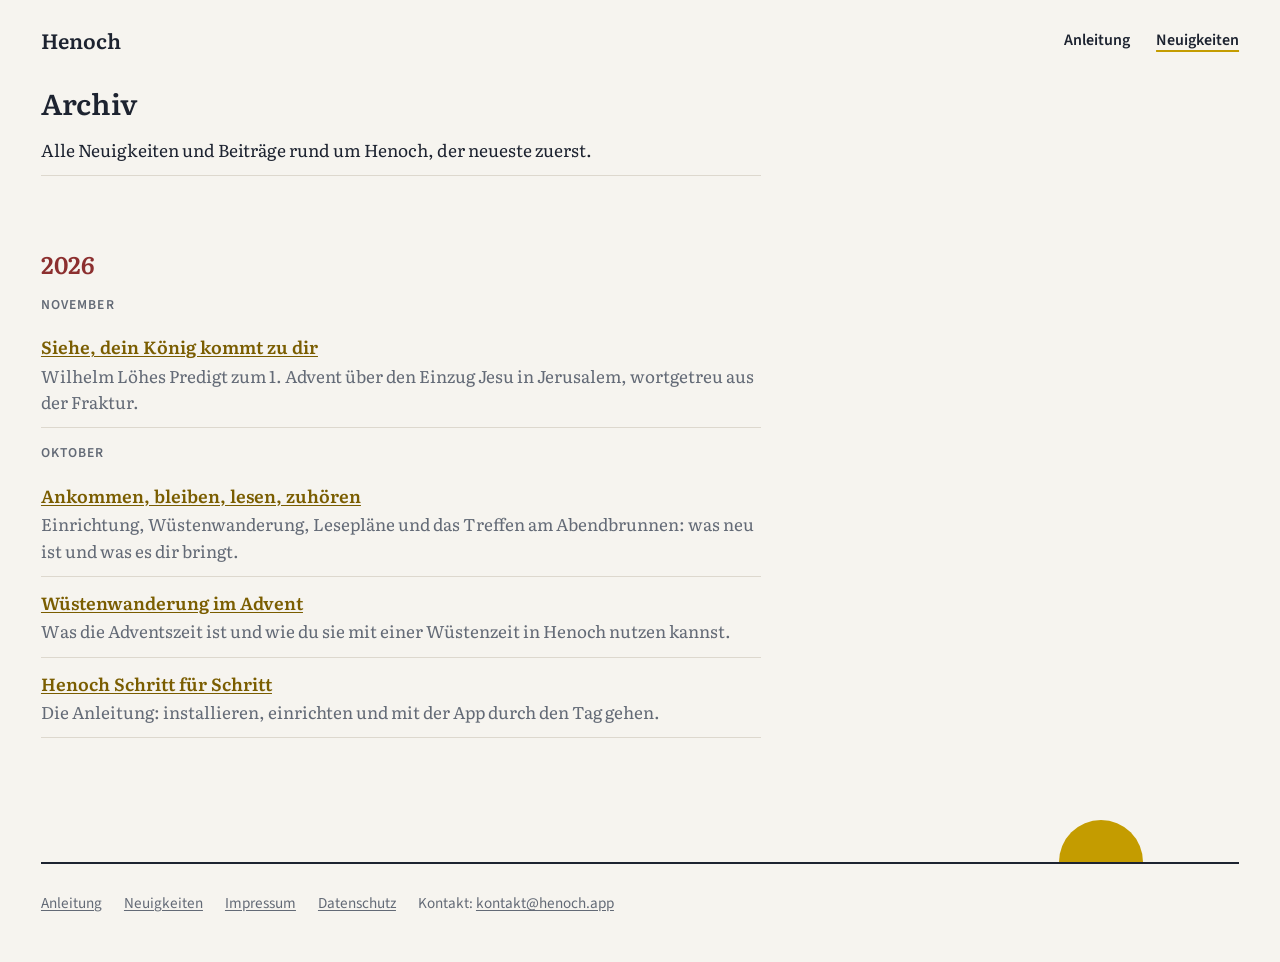
<file: neuigkeiten/index.html>
<!doctype html>
<html lang="de">
<head>
  <meta charset="utf-8">
  <meta name="viewport" content="width=device-width, initial-scale=1, viewport-fit=cover">
  <title>Archiv der Neuigkeiten – Henoch</title>
  <meta name="description" content="Alle Neuigkeiten und Beiträge rund um Henoch, nach Jahr und Monat.">
  <meta name="color-scheme" content="light dark">
  <link rel="icon" href="../favicon.svg" type="image/svg+xml">
  <link rel="apple-touch-icon" href="../apple-touch-icon.png">
  <link rel="canonical" href="https://henoch.app/neuigkeiten/">
  <meta property="og:type" content="article">
  <meta property="og:locale" content="de_DE">
  <meta property="og:site_name" content="Henoch">
  <meta property="og:title" content="Archiv der Neuigkeiten">
  <meta property="og:description" content="Alle Neuigkeiten und Beiträge rund um Henoch, nach Jahr und Monat.">
  <meta property="og:url" content="https://henoch.app/neuigkeiten/">
  <meta property="og:image" content="https://henoch.app/og.png">
  <meta property="og:image:width" content="1200">
  <meta property="og:image:height" content="630">
  <meta name="twitter:card" content="summary_large_image">
  <link rel="stylesheet" href="../style.css">
</head>
<body class="seite">

<header class="w">
  <nav class="bar" aria-label="Hauptmenü">
    <a class="brand" href="../">Henoch</a>
    <span class="bar-r"><a href="../anleitung/">Anleitung</a><a href="../neuigkeiten/" aria-current="page">Neuigkeiten</a></span>
  </nav>
</header>

<main class="page">
  <div class="wrap wrap-text">
    <h1>Archiv</h1>
    <p class="lead">Alle Neuigkeiten und Beiträge rund um Henoch, der neueste zuerst.</p>
    <!-- Neue Beiträge oben im passenden Monat eintragen; ein neuer Monat oder ein neues Jahr bekommt eine eigene Überschrift. -->
    <section class="archive-year" aria-labelledby="j2026">
      <h2 id="j2026">2026</h2>
      <h3>November</h3>
      <ul class="archive-list">
        <li><a href="loehe-1-advent-2026/">Siehe, dein König kommt zu dir</a><span>Wilhelm Löhes Predigt zum 1. Advent über den Einzug Jesu in Jerusalem, wortgetreu aus der Fraktur.</span></li>
      </ul>
      <h3>Oktober</h3>
      <ul class="archive-list">
        <li><a href="drei-neuerungen-2026/">Ankommen, bleiben, lesen, zuhören</a><span>Einrichtung, Wüstenwanderung, Lesepläne und das Treffen am Abendbrunnen: was neu ist und was es dir bringt.</span></li>
        <li><a href="advent-2026/">Wüstenwanderung im Advent</a><span>Was die Adventszeit ist und wie du sie mit einer Wüstenzeit in Henoch nutzen kannst.</span></li>
        <li><a href="../anleitung/">Henoch Schritt für Schritt</a><span>Die Anleitung: installieren, einrichten und mit der App durch den Tag gehen.</span></li>
      </ul>
    </section>
  </div>
</main>

<footer>
  <div class="wrap">
    <ul>
      <li><a href="../anleitung/">Anleitung</a></li>
      <li><a href="../neuigkeiten/">Neuigkeiten</a></li>
      <li><a href="../impressum.html">Impressum</a></li>
      <li><a href="../datenschutz.html">Datenschutz</a></li>
      <li>Kontakt: <a data-kontakt>kontakt (at) henoch.app</a></li>
    </ul>
  </div>
</footer>

<script src="../kontakt.js" defer></script>
</body>
</html>
</file>
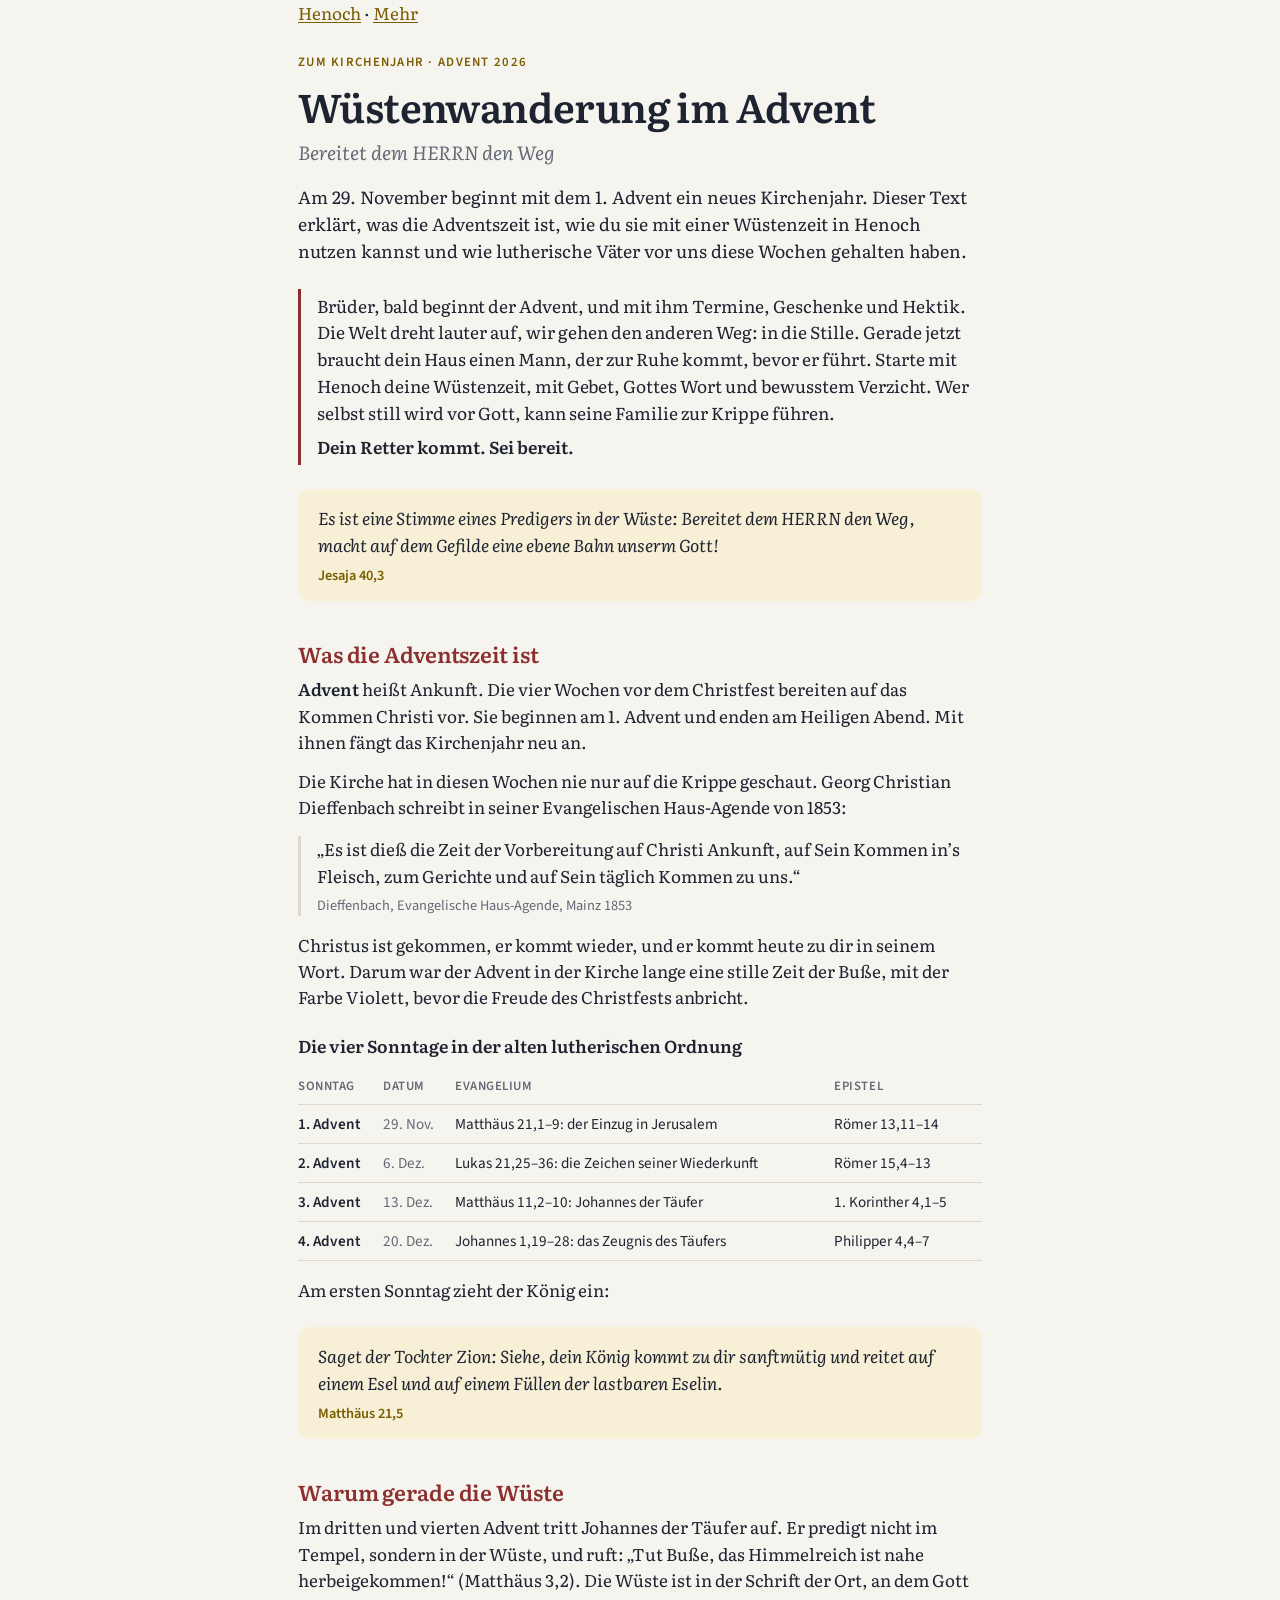
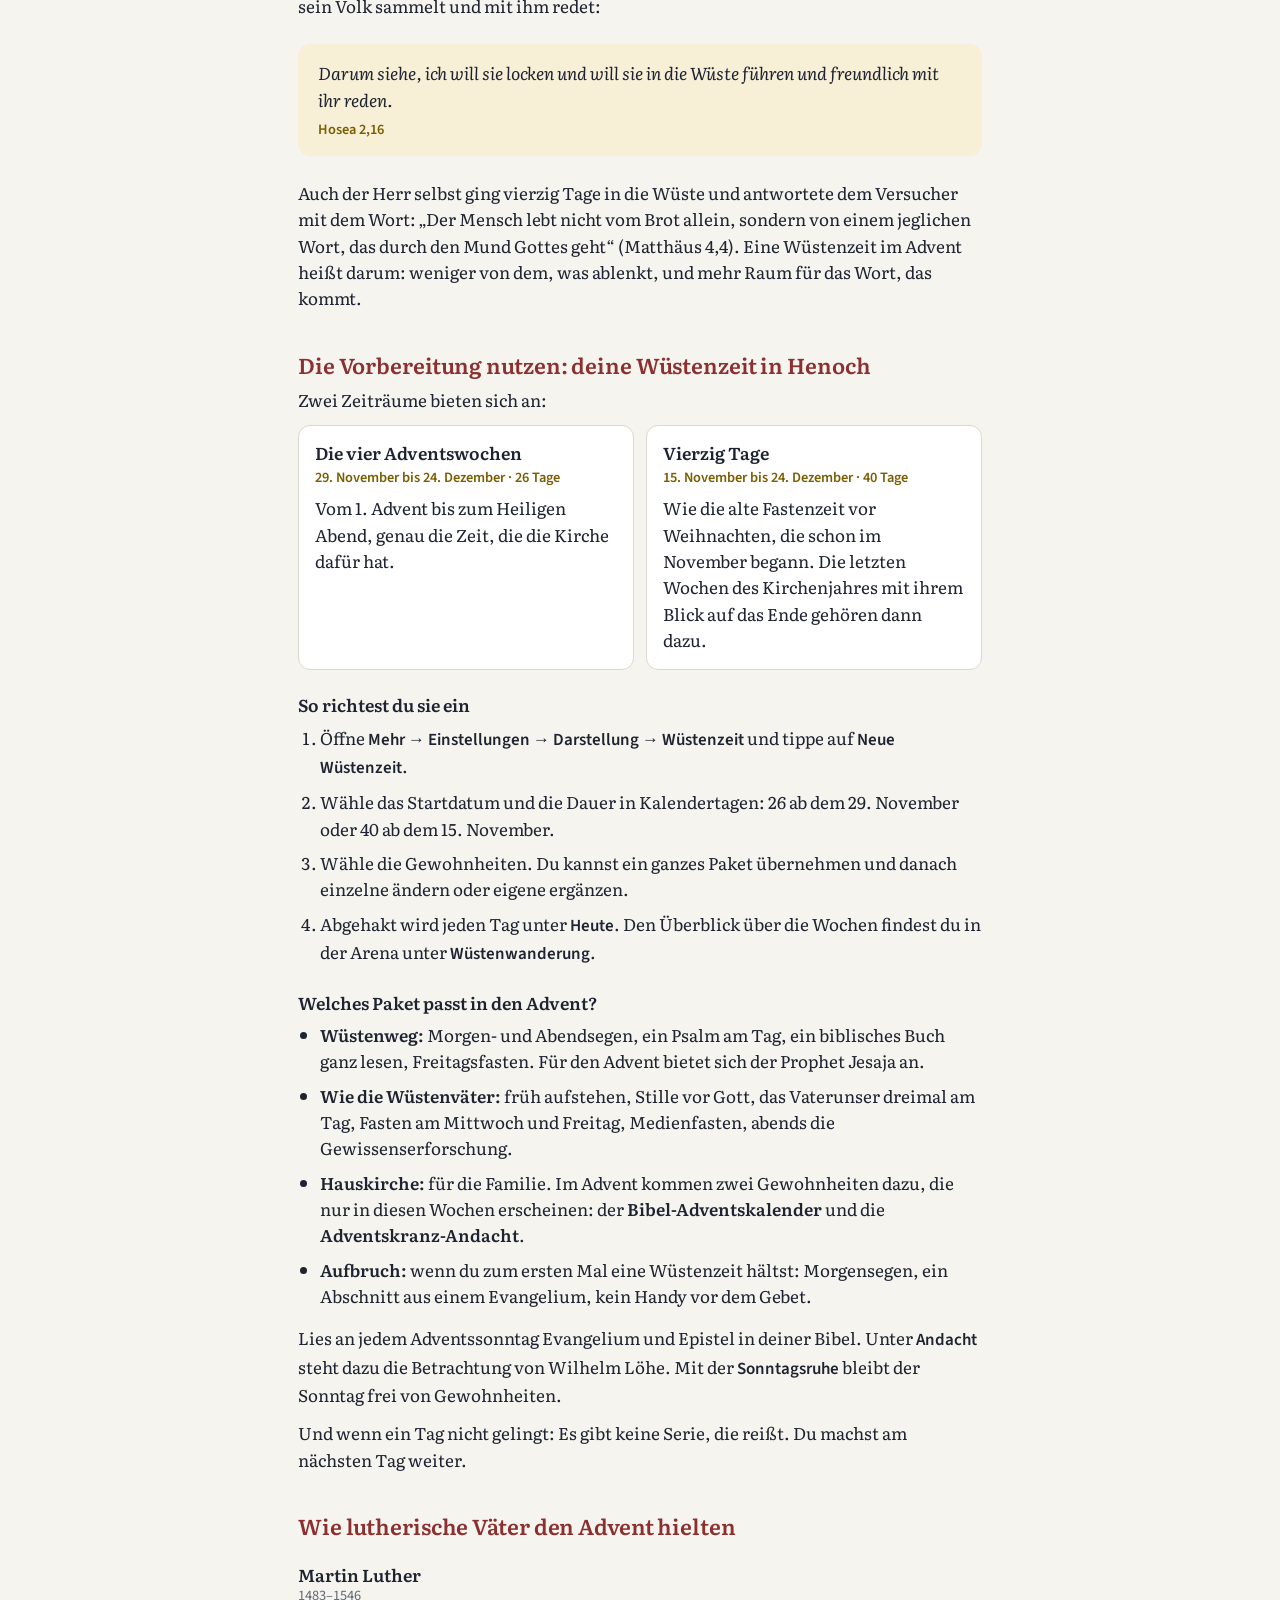
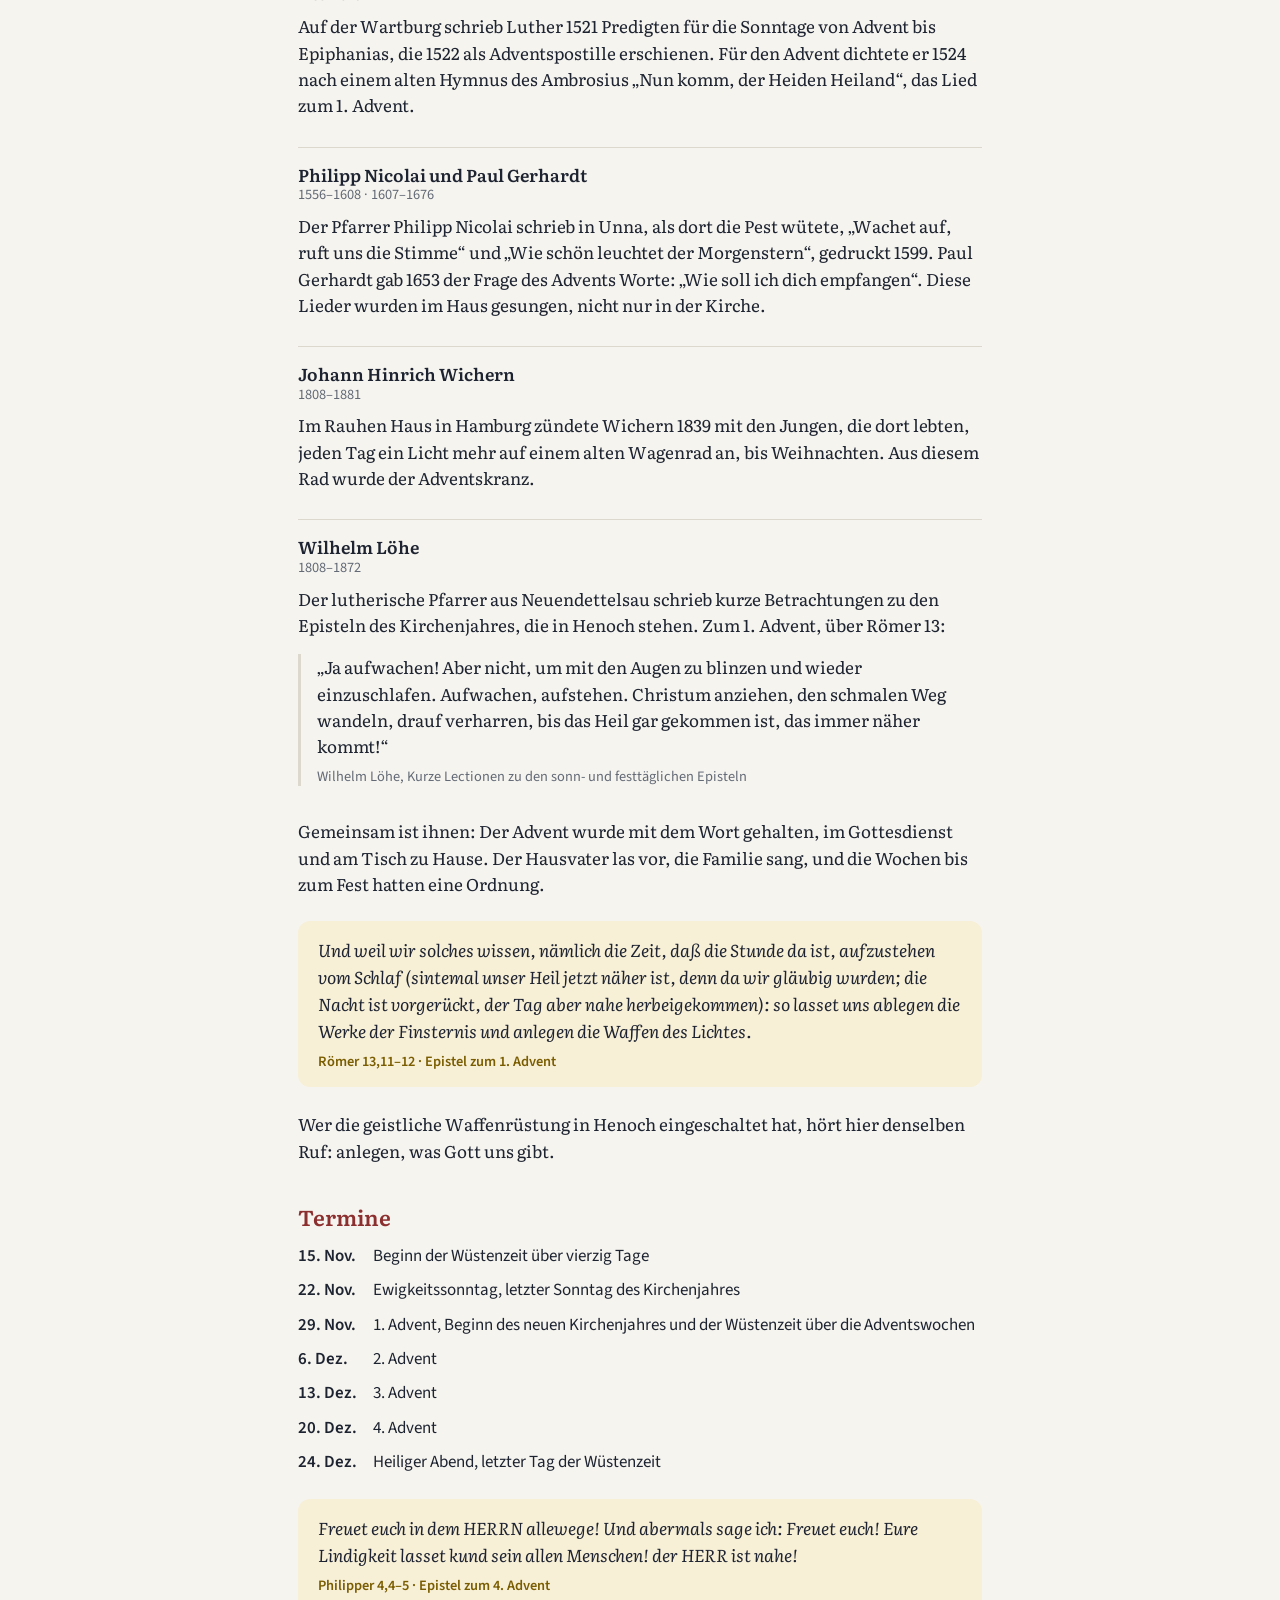
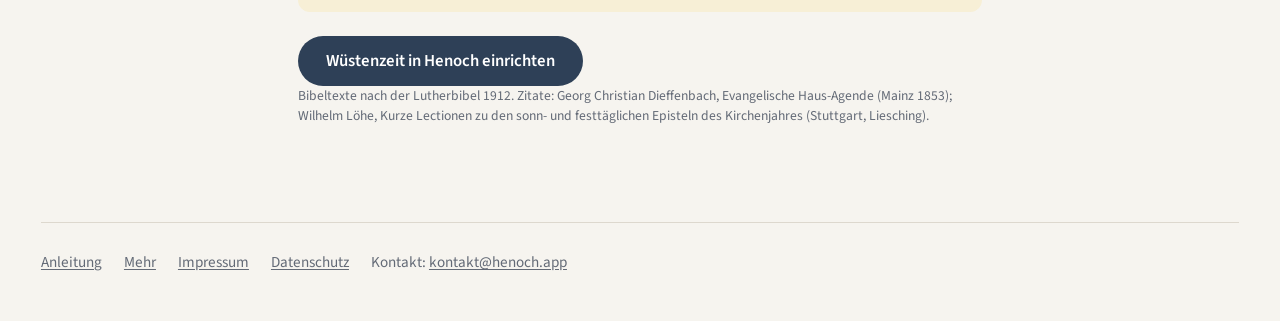
<file: mehr/advent-2026/index.html>
<!doctype html>
<html lang="de">
<head>
  <meta charset="utf-8">
  <meta name="viewport" content="width=device-width, initial-scale=1, viewport-fit=cover">
  <title>Wüstenwanderung im Advent – Henoch</title>
  <meta name="description" content="Was die Adventszeit ist, wie du sie mit einer Wüstenzeit in Henoch nutzen kannst und wie lutherische Väter sie gehalten haben.">
  <meta name="color-scheme" content="light dark">
  <link rel="icon" href="../../favicon.svg" type="image/svg+xml">
  <link rel="apple-touch-icon" href="../../apple-touch-icon.png">
  <link rel="canonical" href="https://henoch.app/mehr/advent-2026/">
  <meta property="og:type" content="article">
  <meta property="og:locale" content="de_DE">
  <meta property="og:site_name" content="Henoch">
  <meta property="og:title" content="Wüstenwanderung im Advent">
  <meta property="og:description" content="Was die Adventszeit ist, wie du sie mit einer Wüstenzeit in Henoch nutzen kannst und wie lutherische Väter sie gehalten haben.">
  <meta property="og:url" content="https://henoch.app/mehr/advent-2026/">
  <meta property="og:image" content="https://henoch.app/og.png">
  <meta property="og:image:width" content="1200">
  <meta property="og:image:height" content="630">
  <meta name="twitter:card" content="summary_large_image">
  <link rel="stylesheet" href="../../style.css">
</head>
<body>

<header class="page-head">
  <div class="wrap wrap-text"><a href="../../">Henoch</a> <span class="crumb">· <a href="../../mehr/">Mehr</a></span></div>
</header>

<main class="page text">
  <div class="wrap wrap-text">
    <header class="text-head">
          <p class="kicker">Zum Kirchenjahr · Advent 2026</p>
          <h1>Wüstenwanderung im Advent</h1>
          <p class="subtitle">Bereitet dem HERRN den Weg</p>
          <p class="intro">Am 29. November beginnt mit dem 1. Advent ein neues Kirchenjahr. Dieser Text erklärt, was die Adventszeit ist, wie du sie mit einer Wüstenzeit in Henoch nutzen kannst und wie lutherische Väter vor uns diese Wochen gehalten haben.</p>
        </header>

        <div class="greeting">
      <p>Brüder, bald beginnt der Advent, und mit ihm Termine, Geschenke und Hektik. Die Welt dreht lauter auf, wir gehen den anderen Weg: in die Stille. Gerade jetzt braucht dein Haus einen Mann, der zur Ruhe kommt, bevor er führt. Starte mit Henoch deine Wüstenzeit, mit Gebet, Gottes Wort und bewusstem Verzicht. Wer selbst still wird vor Gott, kann seine Familie zur Krippe führen.</p>
      <p class="closing">Dein Retter kommt. Sei bereit.</p>
    </div>

        <div class="word">
          <p>Es ist eine Stimme eines Predigers in der Wüste: Bereitet dem HERRN den Weg, macht auf dem Gefilde eine ebene Bahn unserm Gott!</p>
          <cite>Jesaja 40,3</cite>
        </div>

        <h2>Was die Adventszeit ist</h2>
        <p><strong>Advent</strong> heißt Ankunft. Die vier Wochen vor dem Christfest bereiten auf das Kommen Christi vor. Sie beginnen am 1. Advent und enden am Heiligen Abend. Mit ihnen fängt das Kirchenjahr neu an.</p>
        <p>Die Kirche hat in diesen Wochen nie nur auf die Krippe geschaut. Georg Christian Dieffenbach schreibt in seiner Evangelischen Haus-Agende von 1853:</p>
        <blockquote class="quote">
          <p>„Es ist dieß die Zeit der Vorbereitung auf Christi Ankunft, auf Sein Kommen in’s Fleisch, zum Gerichte und auf Sein täglich Kommen zu uns.“</p>
          <cite>Dieffenbach, Evangelische Haus-Agende, Mainz 1853</cite>
        </blockquote>
        <p>Christus ist gekommen, er kommt wieder, und er kommt heute zu dir in seinem Wort. Darum war der Advent in der Kirche lange eine stille Zeit der Buße, mit der Farbe Violett, bevor die Freude des Christfests anbricht.</p>

        <h3>Die vier Sonntage in der alten lutherischen Ordnung</h3>
        <div class="table-wrap">
          <table>
            <thead><tr><th>Sonntag</th><th>Datum</th><th>Evangelium</th><th>Epistel</th></tr></thead>
            <tbody>
              <tr><td>1. Advent</td><td class="date">29. Nov.</td><td>Matthäus 21,1–9: der Einzug in Jerusalem</td><td>Römer 13,11–14</td></tr>
              <tr><td>2. Advent</td><td class="date">6. Dez.</td><td>Lukas 21,25–36: die Zeichen seiner Wiederkunft</td><td>Römer 15,4–13</td></tr>
              <tr><td>3. Advent</td><td class="date">13. Dez.</td><td>Matthäus 11,2–10: Johannes der Täufer</td><td>1. Korinther 4,1–5</td></tr>
              <tr><td>4. Advent</td><td class="date">20. Dez.</td><td>Johannes 1,19–28: das Zeugnis des Täufers</td><td>Philipper 4,4–7</td></tr>
            </tbody>
          </table>
        </div>
        <p>Am ersten Sonntag zieht der König ein:</p>
        <div class="word">
          <p>Saget der Tochter Zion: Siehe, dein König kommt zu dir sanftmütig und reitet auf einem Esel und auf einem Füllen der lastbaren Eselin.</p>
          <cite>Matthäus 21,5</cite>
        </div>

        <h2>Warum gerade die Wüste</h2>
        <p>Im dritten und vierten Advent tritt Johannes der Täufer auf. Er predigt nicht im Tempel, sondern in der Wüste, und ruft: „Tut Buße, das Himmelreich ist nahe herbeigekommen!“ (Matthäus 3,2). Die Wüste ist in der Schrift der Ort, an dem Gott sein Volk sammelt und mit ihm redet:</p>
        <div class="word">
          <p>Darum siehe, ich will sie locken und will sie in die Wüste führen und freundlich mit ihr reden.</p>
          <cite>Hosea 2,16</cite>
        </div>
        <p>Auch der Herr selbst ging vierzig Tage in die Wüste und antwortete dem Versucher mit dem Wort: „Der Mensch lebt nicht vom Brot allein, sondern von einem jeglichen Wort, das durch den Mund Gottes geht“ (Matthäus 4,4). Eine Wüstenzeit im Advent heißt darum: weniger von dem, was ablenkt, und mehr Raum für das Wort, das kommt.</p>

        <h2>Die Vorbereitung nutzen: deine Wüstenzeit in Henoch</h2>
        <p>Zwei Zeiträume bieten sich an:</p>
        <div class="ways">
          <div class="way-card">
            <h3>Die vier Adventswochen</h3>
            <p class="span">29. November bis 24. Dezember · 26 Tage</p>
            <p>Vom 1. Advent bis zum Heiligen Abend, genau die Zeit, die die Kirche dafür hat.</p>
          </div>
          <div class="way-card">
            <h3>Vierzig Tage</h3>
            <p class="span">15. November bis 24. Dezember · 40 Tage</p>
            <p>Wie die alte Fastenzeit vor Weihnachten, die schon im November begann. Die letzten Wochen des Kirchenjahres mit ihrem Blick auf das Ende gehören dann dazu.</p>
          </div>
        </div>

        <h3>So richtest du sie ein</h3>
        <ol class="steps">
          <li>Öffne <span class="path">Mehr → Einstellungen → Darstellung → Wüstenzeit</span> und tippe auf <span class="path">Neue Wüstenzeit</span>.</li>
          <li>Wähle das Startdatum und die Dauer in Kalendertagen: 26 ab dem 29. November oder 40 ab dem 15. November.</li>
          <li>Wähle die Gewohnheiten. Du kannst ein ganzes Paket übernehmen und danach einzelne ändern oder eigene ergänzen.</li>
          <li>Abgehakt wird jeden Tag unter <span class="path">Heute</span>. Den Überblick über die Wochen findest du in der Arena unter <span class="path">Wüstenwanderung</span>.</li>
        </ol>

        <h3>Welches Paket passt in den Advent?</h3>
        <ul class="packs">
          <li><strong>Wüstenweg:</strong> Morgen- und Abendsegen, ein Psalm am Tag, ein biblisches Buch ganz lesen, Freitagsfasten. Für den Advent bietet sich der Prophet Jesaja an.</li>
          <li><strong>Wie die Wüstenväter:</strong> früh aufstehen, Stille vor Gott, das Vaterunser dreimal am Tag, Fasten am Mittwoch und Freitag, Medienfasten, abends die Gewissenserforschung.</li>
          <li><strong>Hauskirche:</strong> für die Familie. Im Advent kommen zwei Gewohnheiten dazu, die nur in diesen Wochen erscheinen: der <strong>Bibel-Adventskalender</strong> und die <strong>Adventskranz-Andacht</strong>.</li>
          <li><strong>Aufbruch:</strong> wenn du zum ersten Mal eine Wüstenzeit hältst: Morgensegen, ein Abschnitt aus einem Evangelium, kein Handy vor dem Gebet.</li>
        </ul>
        <p>Lies an jedem Adventssonntag Evangelium und Epistel in deiner Bibel. Unter <span class="path">Andacht</span> steht dazu die Betrachtung von Wilhelm Löhe. Mit der <span class="path">Sonntagsruhe</span> bleibt der Sonntag frei von Gewohnheiten.</p>
        <p>Und wenn ein Tag nicht gelingt: Es gibt keine Serie, die reißt. Du machst am nächsten Tag weiter.</p>

        <h2>Wie lutherische Väter den Advent hielten</h2>
        <div class="fathers">
          <div class="father">
            <h3>Martin Luther</h3>
            <p class="years">1483–1546</p>
            <p>Auf der Wartburg schrieb Luther 1521 Predigten für die Sonntage von Advent bis Epiphanias, die 1522 als Adventspostille erschienen. Für den Advent dichtete er 1524 nach einem alten Hymnus des Ambrosius „Nun komm, der Heiden Heiland“, das Lied zum 1. Advent.</p>
          </div>
          <div class="father">
            <h3>Philipp Nicolai und Paul Gerhardt</h3>
            <p class="years">1556–1608 · 1607–1676</p>
            <p>Der Pfarrer Philipp Nicolai schrieb in Unna, als dort die Pest wütete, „Wachet auf, ruft uns die Stimme“ und „Wie schön leuchtet der Morgenstern“, gedruckt 1599. Paul Gerhardt gab 1653 der Frage des Advents Worte: „Wie soll ich dich empfangen“. Diese Lieder wurden im Haus gesungen, nicht nur in der Kirche.</p>
          </div>
          <div class="father">
            <h3>Johann Hinrich Wichern</h3>
            <p class="years">1808–1881</p>
            <p>Im Rauhen Haus in Hamburg zündete Wichern 1839 mit den Jungen, die dort lebten, jeden Tag ein Licht mehr auf einem alten Wagenrad an, bis Weihnachten. Aus diesem Rad wurde der Adventskranz.</p>
          </div>
          <div class="father">
            <h3>Wilhelm Löhe</h3>
            <p class="years">1808–1872</p>
            <p>Der lutherische Pfarrer aus Neuendettelsau schrieb kurze Betrachtungen zu den Episteln des Kirchenjahres, die in Henoch stehen. Zum 1. Advent, über Römer 13:</p>
            <blockquote class="quote">
              <p>„Ja aufwachen! Aber nicht, um mit den Augen zu blinzen und wieder einzuschlafen. Aufwachen, aufstehen. Christum anziehen, den schmalen Weg wandeln, drauf verharren, bis das Heil gar gekommen ist, das immer näher kommt!“</p>
              <cite>Wilhelm Löhe, Kurze Lectionen zu den sonn- und festtäglichen Episteln</cite>
            </blockquote>
          </div>
        </div>
        <p>Gemeinsam ist ihnen: Der Advent wurde mit dem Wort gehalten, im Gottesdienst und am Tisch zu Hause. Der Hausvater las vor, die Familie sang, und die Wochen bis zum Fest hatten eine Ordnung.</p>

        <div class="word">
          <p>Und weil wir solches wissen, nämlich die Zeit, daß die Stunde da ist, aufzustehen vom Schlaf (sintemal unser Heil jetzt näher ist, denn da wir gläubig wurden; die Nacht ist vorgerückt, der Tag aber nahe herbeigekommen): so lasset uns ablegen die Werke der Finsternis und anlegen die Waffen des Lichtes.</p>
          <cite>Römer 13,11–12 · Epistel zum 1. Advent</cite>
        </div>
        <p>Wer die geistliche Waffenrüstung in Henoch eingeschaltet hat, hört hier denselben Ruf: anlegen, was Gott uns gibt.</p>

        <h2>Termine</h2>
        <dl class="dates">
          <dt>15. Nov.</dt><dd>Beginn der Wüstenzeit über vierzig Tage</dd>
          <dt>22. Nov.</dt><dd>Ewigkeitssonntag, letzter Sonntag des Kirchenjahres</dd>
          <dt>29. Nov.</dt><dd>1. Advent, Beginn des neuen Kirchenjahres und der Wüstenzeit über die Adventswochen</dd>
          <dt>6. Dez.</dt><dd>2. Advent</dd>
          <dt>13. Dez.</dt><dd>3. Advent</dd>
          <dt>20. Dez.</dt><dd>4. Advent</dd>
          <dt>24. Dez.</dt><dd>Heiliger Abend, letzter Tag der Wüstenzeit</dd>
        </dl>

        <div class="word">
          <p>Freuet euch in dem HERRN allewege! Und abermals sage ich: Freuet euch! Eure Lindigkeit lasset kund sein allen Menschen! der HERR ist nahe!</p>
          <cite>Philipper 4,4–5 · Epistel zum 4. Advent</cite>
        </div>

        <div class="cta"><a class="button" href="https://mein.henoch.app/">Wüstenzeit in Henoch einrichten</a></div>
        <p class="sources">Bibeltexte nach der Lutherbibel 1912. Zitate: Georg Christian Dieffenbach, Evangelische Haus-Agende (Mainz 1853); Wilhelm Löhe, Kurze Lectionen zu den sonn- und festtäglichen Episteln des Kirchenjahres (Stuttgart, Liesching).</p>
  </div>
</main>

<footer>
  <div class="wrap">
    <ul>
      <li><a href="../../anleitung/">Anleitung</a></li>
      <li><a href="../../mehr/">Mehr</a></li>
      <li><a href="../../impressum.html">Impressum</a></li>
      <li><a href="../../datenschutz.html">Datenschutz</a></li>
      <li>Kontakt: <a data-kontakt>kontakt (at) henoch.app</a></li>
    </ul>
  </div>
</footer>

<script src="../../kontakt.js" defer></script>
</body>
</html>
</file>
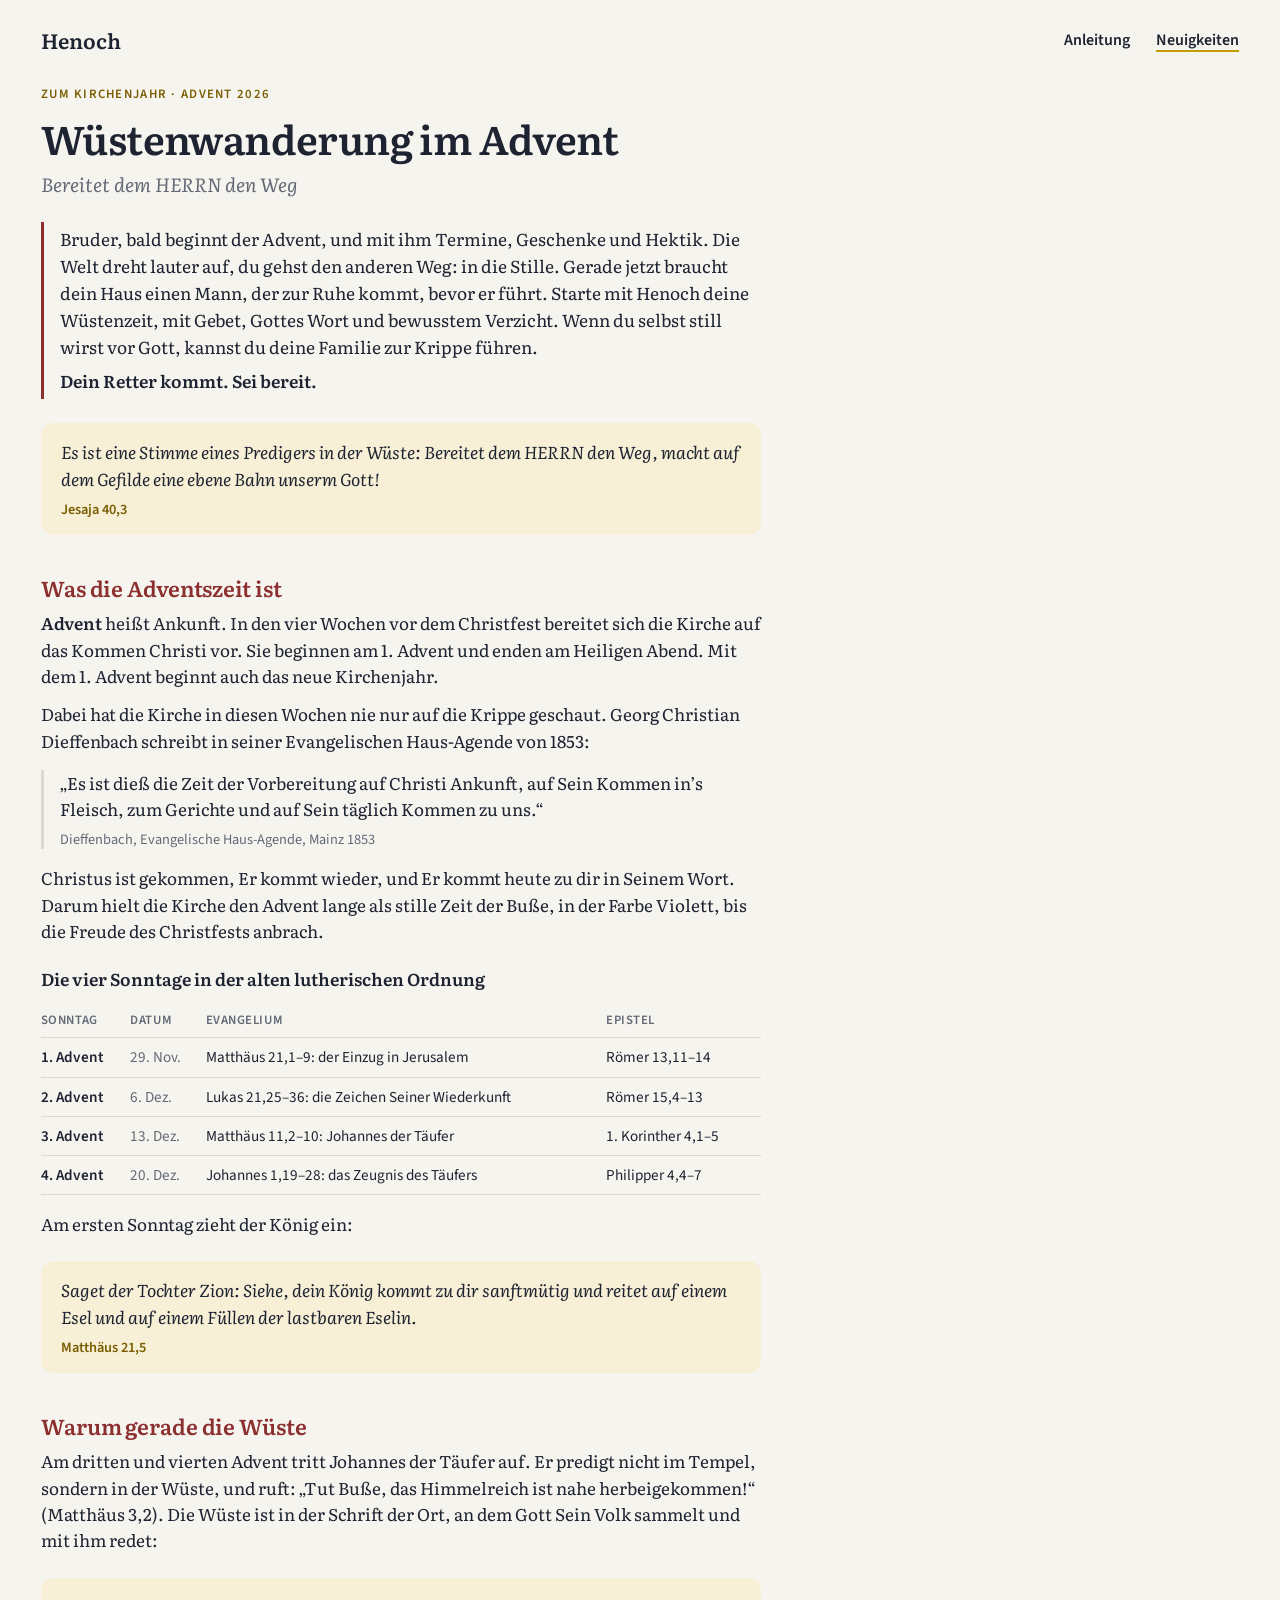
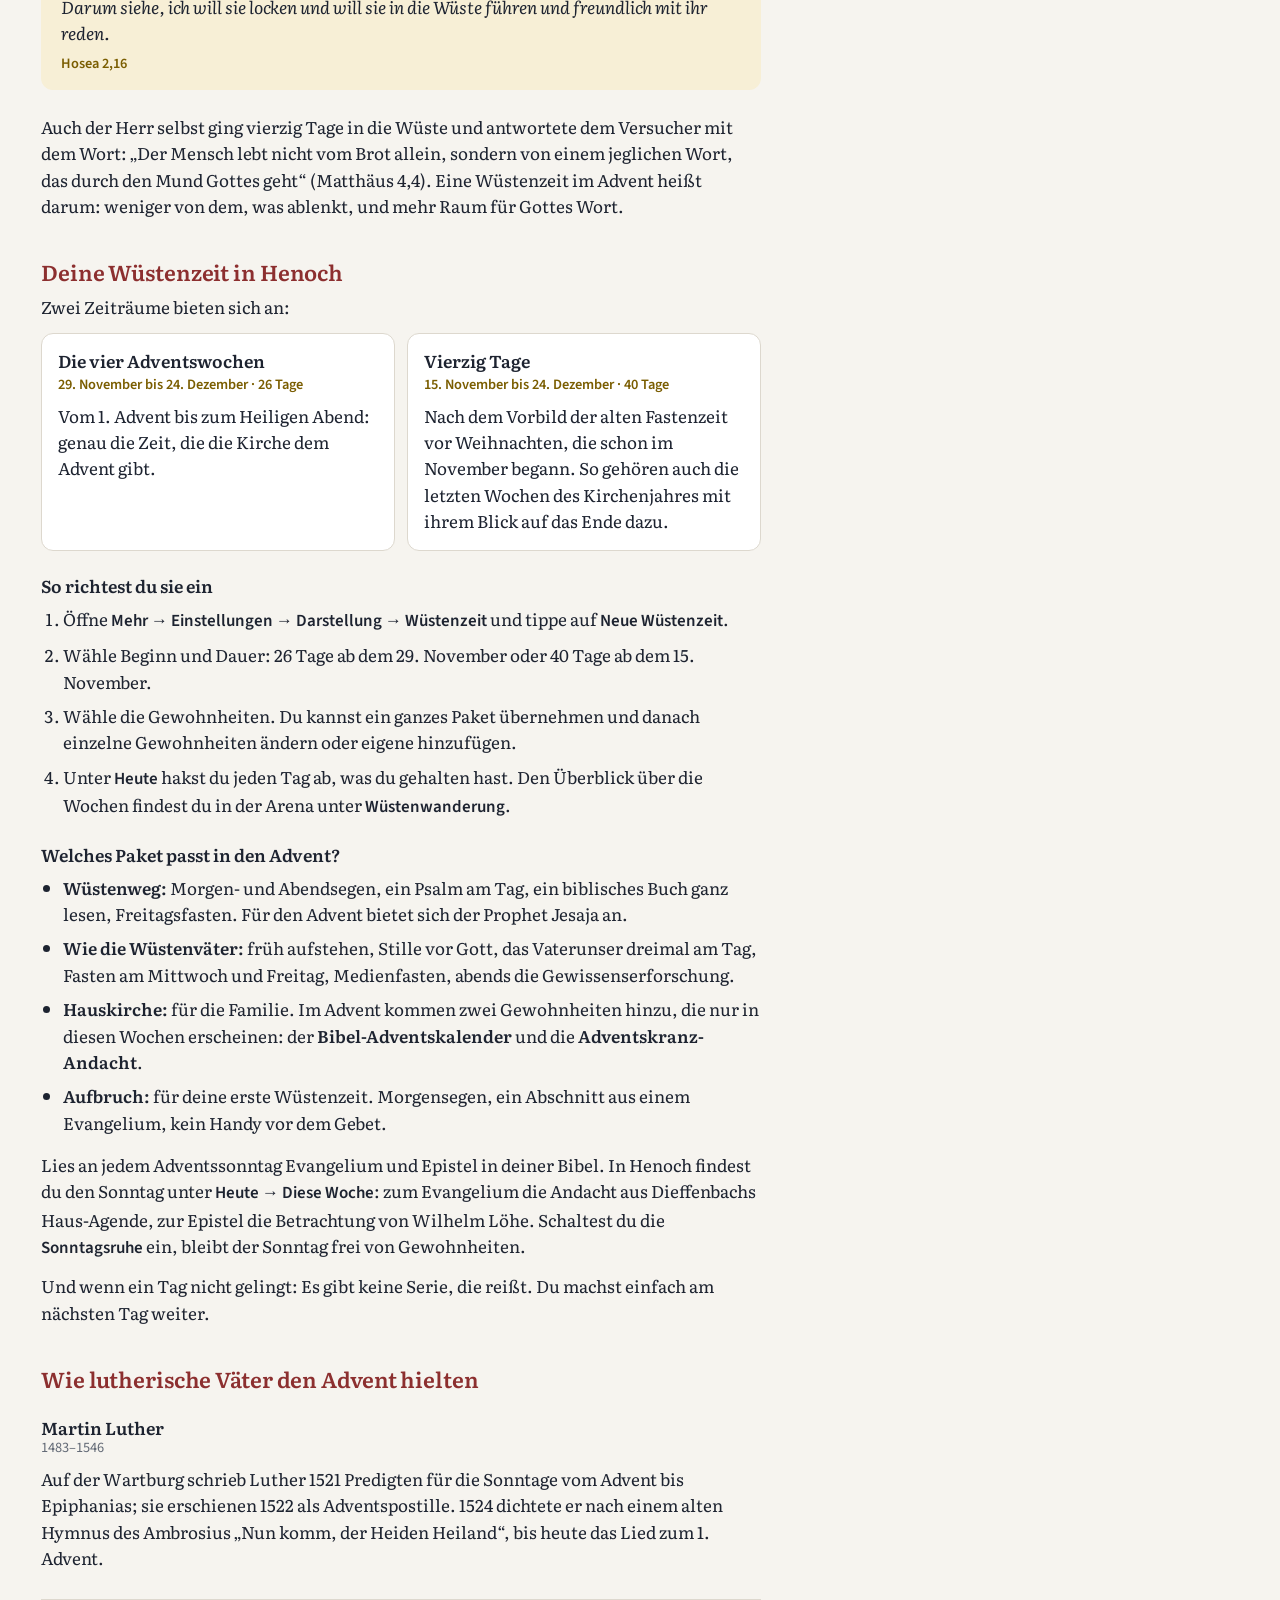
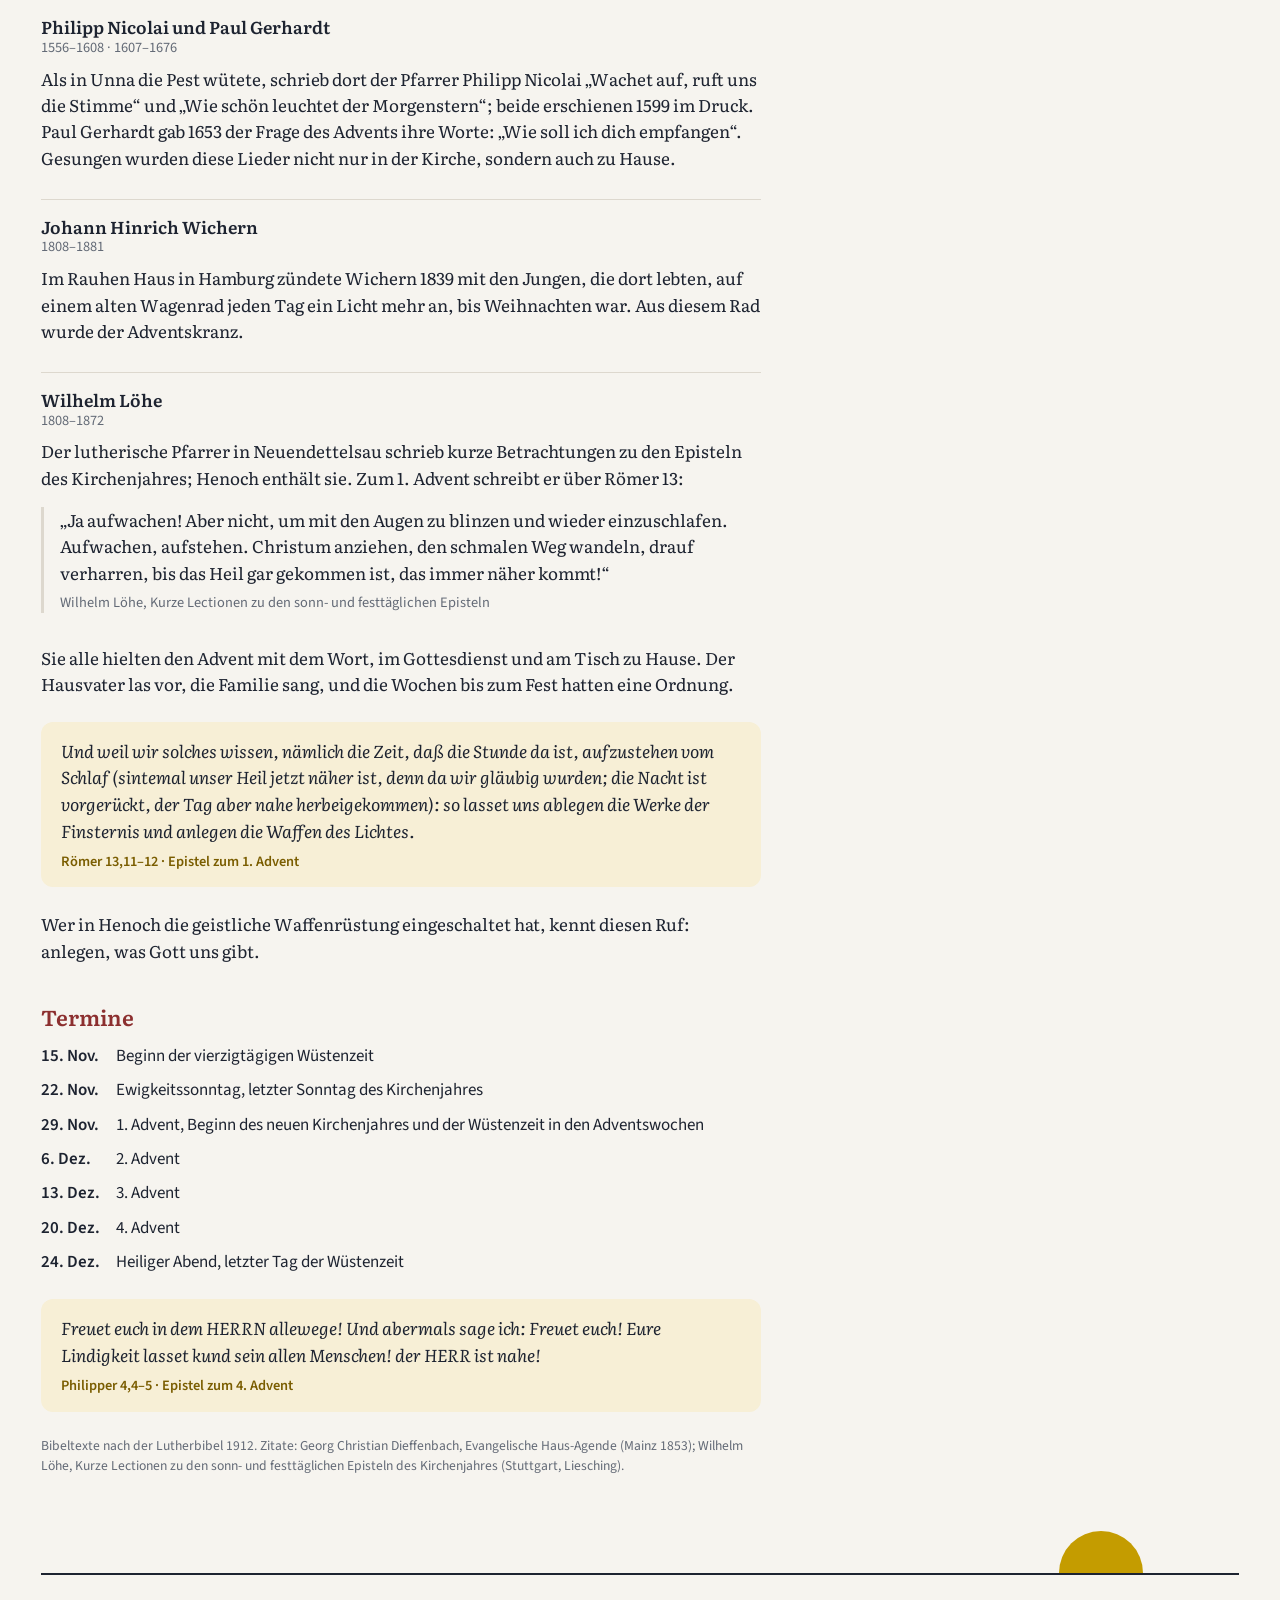
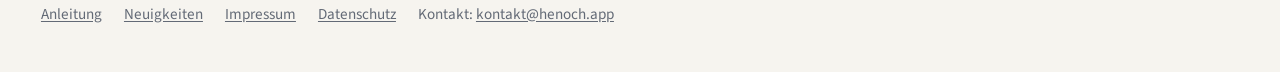
<file: neuigkeiten/advent-2026/index.html>
<!doctype html>
<html lang="de">
<head>
  <meta charset="utf-8">
  <meta name="viewport" content="width=device-width, initial-scale=1, viewport-fit=cover">
  <title>Wüstenwanderung im Advent – Henoch</title>
  <meta name="description" content="Was die Adventszeit ist, wie du sie mit einer Wüstenzeit in Henoch nutzen kannst und wie lutherische Väter sie gehalten haben.">
  <meta name="color-scheme" content="light dark">
  <link rel="icon" href="../../favicon.svg" type="image/svg+xml">
  <link rel="apple-touch-icon" href="../../apple-touch-icon.png">
  <link rel="canonical" href="https://henoch.app/neuigkeiten/advent-2026/">
  <meta property="og:type" content="article">
  <meta property="og:locale" content="de_DE">
  <meta property="og:site_name" content="Henoch">
  <meta property="og:title" content="Wüstenwanderung im Advent">
  <meta property="og:description" content="Was die Adventszeit ist, wie du sie mit einer Wüstenzeit in Henoch nutzen kannst und wie lutherische Väter sie gehalten haben.">
  <meta property="og:url" content="https://henoch.app/neuigkeiten/advent-2026/">
  <meta property="og:image" content="https://henoch.app/og.png">
  <meta property="og:image:width" content="1200">
  <meta property="og:image:height" content="630">
  <meta name="twitter:card" content="summary_large_image">
  <link rel="stylesheet" href="../../style.css">
</head>
<body class="seite">

<header class="w">
  <nav class="bar" aria-label="Hauptmenü">
    <a class="brand" href="../../">Henoch</a>
    <span class="bar-r"><a href="../../anleitung/">Anleitung</a><a href="../../neuigkeiten/" aria-current="page">Neuigkeiten</a></span>
  </nav>
</header>

<main class="page text">
  <div class="wrap wrap-text">
    <header class="text-head">
          <p class="kicker">Zum Kirchenjahr · Advent 2026</p>
          <h1>Wüstenwanderung im Advent</h1>
          <p class="subtitle">Bereitet dem HERRN den Weg</p>
        </header>

        <div class="greeting">
      <p>Bruder, bald beginnt der Advent, und mit ihm Termine, Geschenke und Hektik. Die Welt dreht lauter auf, du gehst den anderen Weg: in die Stille. Gerade jetzt braucht dein Haus einen Mann, der zur Ruhe kommt, bevor er führt. Starte mit Henoch deine Wüstenzeit, mit Gebet, Gottes Wort und bewusstem Verzicht. Wenn du selbst still wirst vor Gott, kannst du deine Familie zur Krippe führen.</p>
      <p class="closing">Dein Retter kommt. Sei bereit.</p>
    </div>

        <div class="word">
          <p>Es ist eine Stimme eines Predigers in der Wüste: Bereitet dem HERRN den Weg, macht auf dem Gefilde eine ebene Bahn unserm Gott!</p>
          <cite>Jesaja 40,3</cite>
        </div>

        <h2>Was die Adventszeit ist</h2>
        <p><strong>Advent</strong> heißt Ankunft. In den vier Wochen vor dem Christfest bereitet sich die Kirche auf das Kommen Christi vor. Sie beginnen am 1. Advent und enden am Heiligen Abend. Mit dem 1. Advent beginnt auch das neue Kirchenjahr.</p>
        <p>Dabei hat die Kirche in diesen Wochen nie nur auf die Krippe geschaut. Georg Christian Dieffenbach schreibt in seiner Evangelischen Haus-Agende von 1853:</p>
        <blockquote class="quote">
          <p>„Es ist dieß die Zeit der Vorbereitung auf Christi Ankunft, auf Sein Kommen in’s Fleisch, zum Gerichte und auf Sein täglich Kommen zu uns.“</p>
          <cite>Dieffenbach, Evangelische Haus-Agende, Mainz 1853</cite>
        </blockquote>
        <p>Christus ist gekommen, Er kommt wieder, und Er kommt heute zu dir in Seinem Wort. Darum hielt die Kirche den Advent lange als stille Zeit der Buße, in der Farbe Violett, bis die Freude des Christfests anbrach.</p>

        <h3>Die vier Sonntage in der alten lutherischen Ordnung</h3>
        <div class="table-wrap">
          <table>
            <thead><tr><th>Sonntag</th><th>Datum</th><th>Evangelium</th><th>Epistel</th></tr></thead>
            <tbody>
              <tr><td>1. Advent</td><td class="date">29. Nov.</td><td>Matthäus 21,1–9: der Einzug in Jerusalem</td><td>Römer 13,11–14</td></tr>
              <tr><td>2. Advent</td><td class="date">6. Dez.</td><td>Lukas 21,25–36: die Zeichen Seiner Wiederkunft</td><td>Römer 15,4–13</td></tr>
              <tr><td>3. Advent</td><td class="date">13. Dez.</td><td>Matthäus 11,2–10: Johannes der Täufer</td><td>1. Korinther 4,1–5</td></tr>
              <tr><td>4. Advent</td><td class="date">20. Dez.</td><td>Johannes 1,19–28: das Zeugnis des Täufers</td><td>Philipper 4,4–7</td></tr>
            </tbody>
          </table>
        </div>
        <p>Am ersten Sonntag zieht der König ein:</p>
        <div class="word">
          <p>Saget der Tochter Zion: Siehe, dein König kommt zu dir sanftmütig und reitet auf einem Esel und auf einem Füllen der lastbaren Eselin.</p>
          <cite>Matthäus 21,5</cite>
        </div>

        <h2>Warum gerade die Wüste</h2>
        <p>Am dritten und vierten Advent tritt Johannes der Täufer auf. Er predigt nicht im Tempel, sondern in der Wüste, und ruft: „Tut Buße, das Himmelreich ist nahe herbeigekommen!“ (Matthäus 3,2). Die Wüste ist in der Schrift der Ort, an dem Gott Sein Volk sammelt und mit ihm redet:</p>
        <div class="word">
          <p>Darum siehe, ich will sie locken und will sie in die Wüste führen und freundlich mit ihr reden.</p>
          <cite>Hosea 2,16</cite>
        </div>
        <p>Auch der Herr selbst ging vierzig Tage in die Wüste und antwortete dem Versucher mit dem Wort: „Der Mensch lebt nicht vom Brot allein, sondern von einem jeglichen Wort, das durch den Mund Gottes geht“ (Matthäus 4,4). Eine Wüstenzeit im Advent heißt darum: weniger von dem, was ablenkt, und mehr Raum für Gottes Wort.</p>

        <h2>Deine Wüstenzeit in Henoch</h2>
        <p>Zwei Zeiträume bieten sich an:</p>
        <div class="ways">
          <div class="way-card">
            <h3>Die vier Adventswochen</h3>
            <p class="span">29. November bis 24. Dezember · 26 Tage</p>
            <p>Vom 1. Advent bis zum Heiligen Abend: genau die Zeit, die die Kirche dem Advent gibt.</p>
          </div>
          <div class="way-card">
            <h3>Vierzig Tage</h3>
            <p class="span">15. November bis 24. Dezember · 40 Tage</p>
            <p>Nach dem Vorbild der alten Fastenzeit vor Weihnachten, die schon im November begann. So gehören auch die letzten Wochen des Kirchenjahres mit ihrem Blick auf das Ende dazu.</p>
          </div>
        </div>

        <h3>So richtest du sie ein</h3>
        <ol class="steps">
          <li>Öffne <span class="path">Mehr → Einstellungen → Darstellung → Wüstenzeit</span> und tippe auf <span class="path">Neue Wüstenzeit</span>.</li>
          <li>Wähle Beginn und Dauer: 26 Tage ab dem 29. November oder 40 Tage ab dem 15. November.</li>
          <li>Wähle die Gewohnheiten. Du kannst ein ganzes Paket übernehmen und danach einzelne Gewohnheiten ändern oder eigene hinzufügen.</li>
          <li>Unter <span class="path">Heute</span> hakst du jeden Tag ab, was du gehalten hast. Den Überblick über die Wochen findest du in der Arena unter <span class="path">Wüstenwanderung</span>.</li>
        </ol>

        <h3>Welches Paket passt in den Advent?</h3>
        <ul class="packs">
          <li><strong>Wüstenweg:</strong> Morgen- und Abendsegen, ein Psalm am Tag, ein biblisches Buch ganz lesen, Freitagsfasten. Für den Advent bietet sich der Prophet Jesaja an.</li>
          <li><strong>Wie die Wüstenväter:</strong> früh aufstehen, Stille vor Gott, das Vaterunser dreimal am Tag, Fasten am Mittwoch und Freitag, Medienfasten, abends die Gewissenserforschung.</li>
          <li><strong>Hauskirche:</strong> für die Familie. Im Advent kommen zwei Gewohnheiten hinzu, die nur in diesen Wochen erscheinen: der <strong>Bibel-Adventskalender</strong> und die <strong>Adventskranz-Andacht</strong>.</li>
          <li><strong>Aufbruch:</strong> für deine erste Wüstenzeit. Morgensegen, ein Abschnitt aus einem Evangelium, kein Handy vor dem Gebet.</li>
        </ul>
        <p>Lies an jedem Adventssonntag Evangelium und Epistel in deiner Bibel. In Henoch findest du den Sonntag unter <span class="path">Heute → Diese Woche</span>: zum Evangelium die Andacht aus Dieffenbachs Haus-Agende, zur Epistel die Betrachtung von Wilhelm Löhe. Schaltest du die <span class="path">Sonntagsruhe</span> ein, bleibt der Sonntag frei von Gewohnheiten.</p>
        <p>Und wenn ein Tag nicht gelingt: Es gibt keine Serie, die reißt. Du machst einfach am nächsten Tag weiter.</p>

        <h2>Wie lutherische Väter den Advent hielten</h2>
        <div class="fathers">
          <div class="father">
            <h3>Martin Luther</h3>
            <p class="years">1483–1546</p>
            <p>Auf der Wartburg schrieb Luther 1521 Predigten für die Sonntage vom Advent bis Epiphanias; sie erschienen 1522 als Adventspostille. 1524 dichtete er nach einem alten Hymnus des Ambrosius „Nun komm, der Heiden Heiland“, bis heute das Lied zum 1. Advent.</p>
          </div>
          <div class="father">
            <h3>Philipp Nicolai und Paul Gerhardt</h3>
            <p class="years">1556–1608 · 1607–1676</p>
            <p>Als in Unna die Pest wütete, schrieb dort der Pfarrer Philipp Nicolai „Wachet auf, ruft uns die Stimme“ und „Wie schön leuchtet der Morgenstern“; beide erschienen 1599 im Druck. Paul Gerhardt gab 1653 der Frage des Advents ihre Worte: „Wie soll ich dich empfangen“. Gesungen wurden diese Lieder nicht nur in der Kirche, sondern auch zu Hause.</p>
          </div>
          <div class="father">
            <h3>Johann Hinrich Wichern</h3>
            <p class="years">1808–1881</p>
            <p>Im Rauhen Haus in Hamburg zündete Wichern 1839 mit den Jungen, die dort lebten, auf einem alten Wagenrad jeden Tag ein Licht mehr an, bis Weihnachten war. Aus diesem Rad wurde der Adventskranz.</p>
          </div>
          <div class="father">
            <h3>Wilhelm Löhe</h3>
            <p class="years">1808–1872</p>
            <p>Der lutherische Pfarrer in Neuendettelsau schrieb kurze Betrachtungen zu den Episteln des Kirchenjahres; Henoch enthält sie. Zum 1. Advent schreibt er über Römer 13:</p>
            <blockquote class="quote">
              <p>„Ja aufwachen! Aber nicht, um mit den Augen zu blinzen und wieder einzuschlafen. Aufwachen, aufstehen. Christum anziehen, den schmalen Weg wandeln, drauf verharren, bis das Heil gar gekommen ist, das immer näher kommt!“</p>
              <cite>Wilhelm Löhe, Kurze Lectionen zu den sonn- und festtäglichen Episteln</cite>
            </blockquote>
          </div>
        </div>
        <p>Sie alle hielten den Advent mit dem Wort, im Gottesdienst und am Tisch zu Hause. Der Hausvater las vor, die Familie sang, und die Wochen bis zum Fest hatten eine Ordnung.</p>

        <div class="word">
          <p>Und weil wir solches wissen, nämlich die Zeit, daß die Stunde da ist, aufzustehen vom Schlaf (sintemal unser Heil jetzt näher ist, denn da wir gläubig wurden; die Nacht ist vorgerückt, der Tag aber nahe herbeigekommen): so lasset uns ablegen die Werke der Finsternis und anlegen die Waffen des Lichtes.</p>
          <cite>Römer 13,11–12 · Epistel zum 1. Advent</cite>
        </div>
        <p>Wer in Henoch die geistliche Waffenrüstung eingeschaltet hat, kennt diesen Ruf: anlegen, was Gott uns gibt.</p>

        <h2>Termine</h2>
        <dl class="dates">
          <dt>15. Nov.</dt><dd>Beginn der vierzigtägigen Wüstenzeit</dd>
          <dt>22. Nov.</dt><dd>Ewigkeitssonntag, letzter Sonntag des Kirchenjahres</dd>
          <dt>29. Nov.</dt><dd>1. Advent, Beginn des neuen Kirchenjahres und der Wüstenzeit in den Adventswochen</dd>
          <dt>6. Dez.</dt><dd>2. Advent</dd>
          <dt>13. Dez.</dt><dd>3. Advent</dd>
          <dt>20. Dez.</dt><dd>4. Advent</dd>
          <dt>24. Dez.</dt><dd>Heiliger Abend, letzter Tag der Wüstenzeit</dd>
        </dl>

        <div class="word">
          <p>Freuet euch in dem HERRN allewege! Und abermals sage ich: Freuet euch! Eure Lindigkeit lasset kund sein allen Menschen! der HERR ist nahe!</p>
          <cite>Philipper 4,4–5 · Epistel zum 4. Advent</cite>
        </div>

        <p class="sources">Bibeltexte nach der Lutherbibel 1912. Zitate: Georg Christian Dieffenbach, Evangelische Haus-Agende (Mainz 1853); Wilhelm Löhe, Kurze Lectionen zu den sonn- und festtäglichen Episteln des Kirchenjahres (Stuttgart, Liesching).</p>
  </div>
</main>

<footer>
  <div class="wrap">
    <ul>
      <li><a href="../../anleitung/">Anleitung</a></li>
      <li><a href="../../neuigkeiten/">Neuigkeiten</a></li>
      <li><a href="../../impressum.html">Impressum</a></li>
      <li><a href="../../datenschutz.html">Datenschutz</a></li>
      <li>Kontakt: <a data-kontakt>kontakt (at) henoch.app</a></li>
    </ul>
  </div>
</footer>

<script src="../../kontakt.js" defer></script>
</body>
</html>
</file>
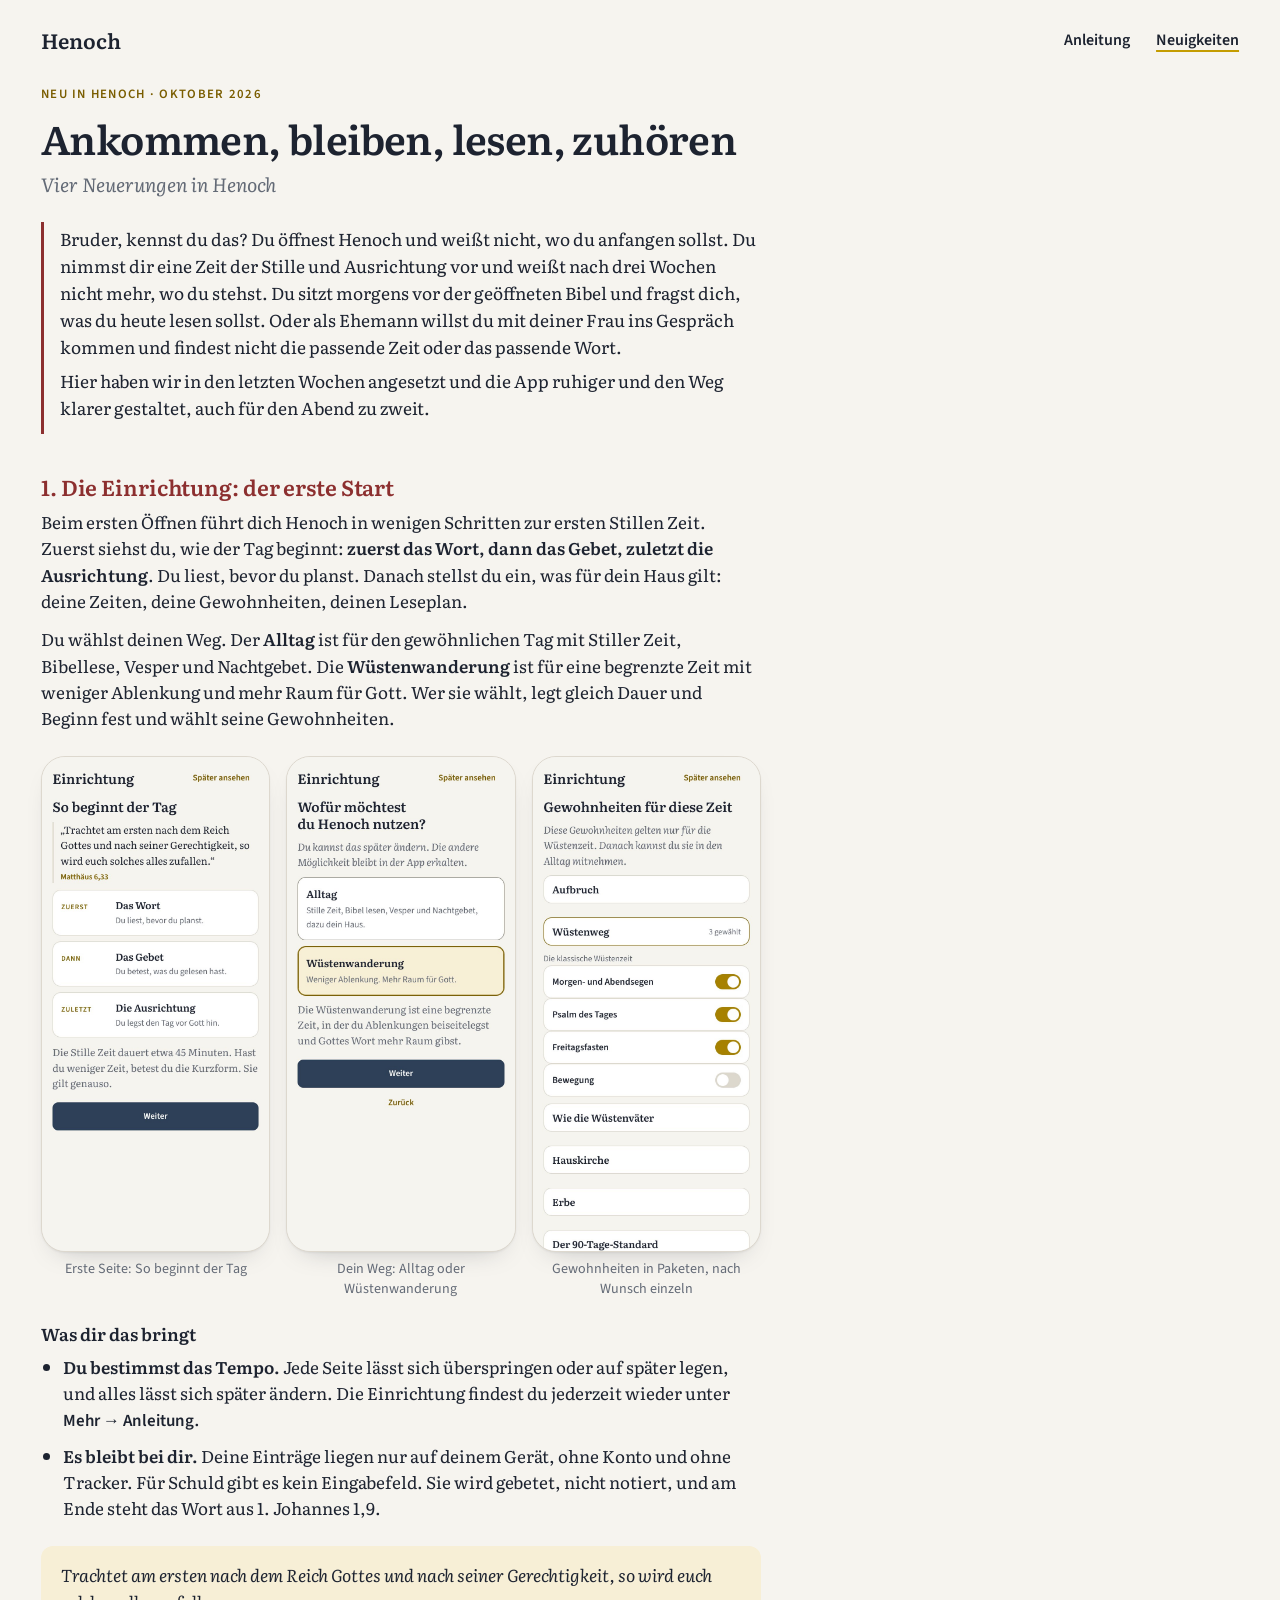
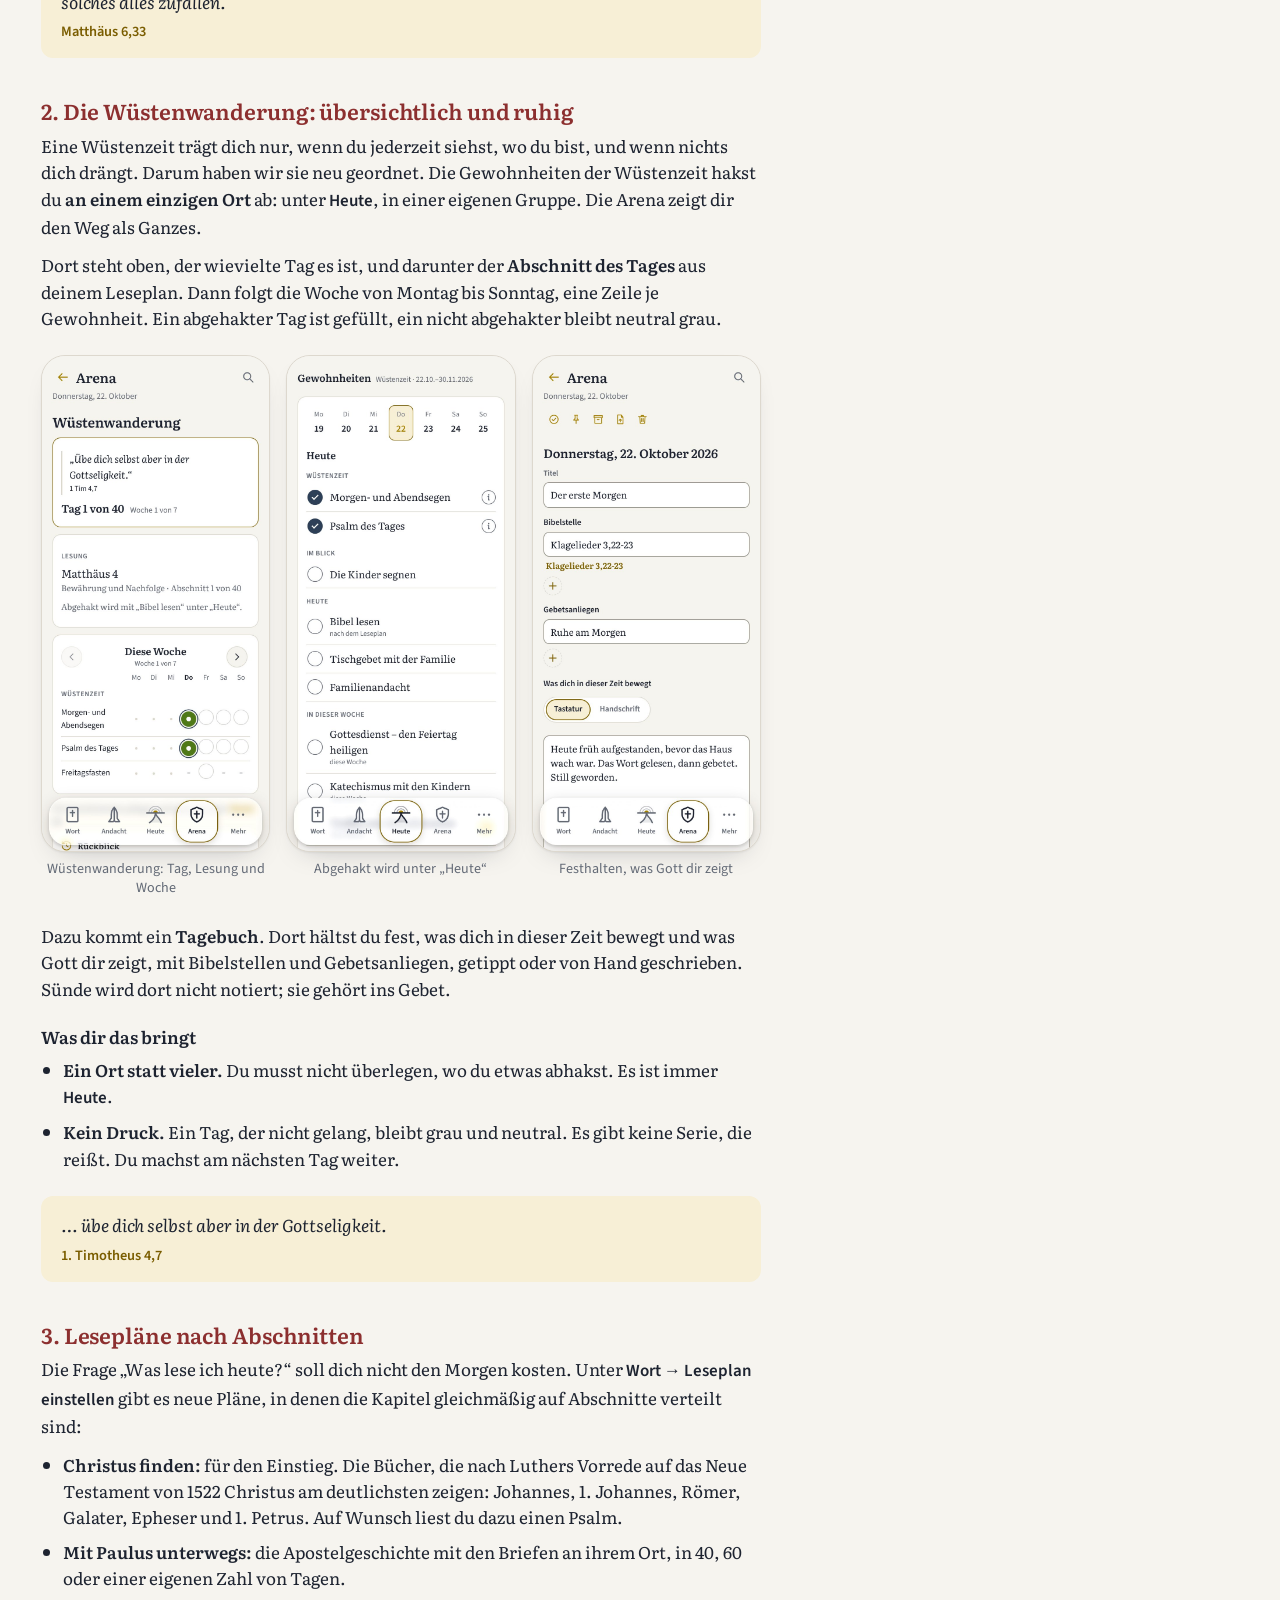
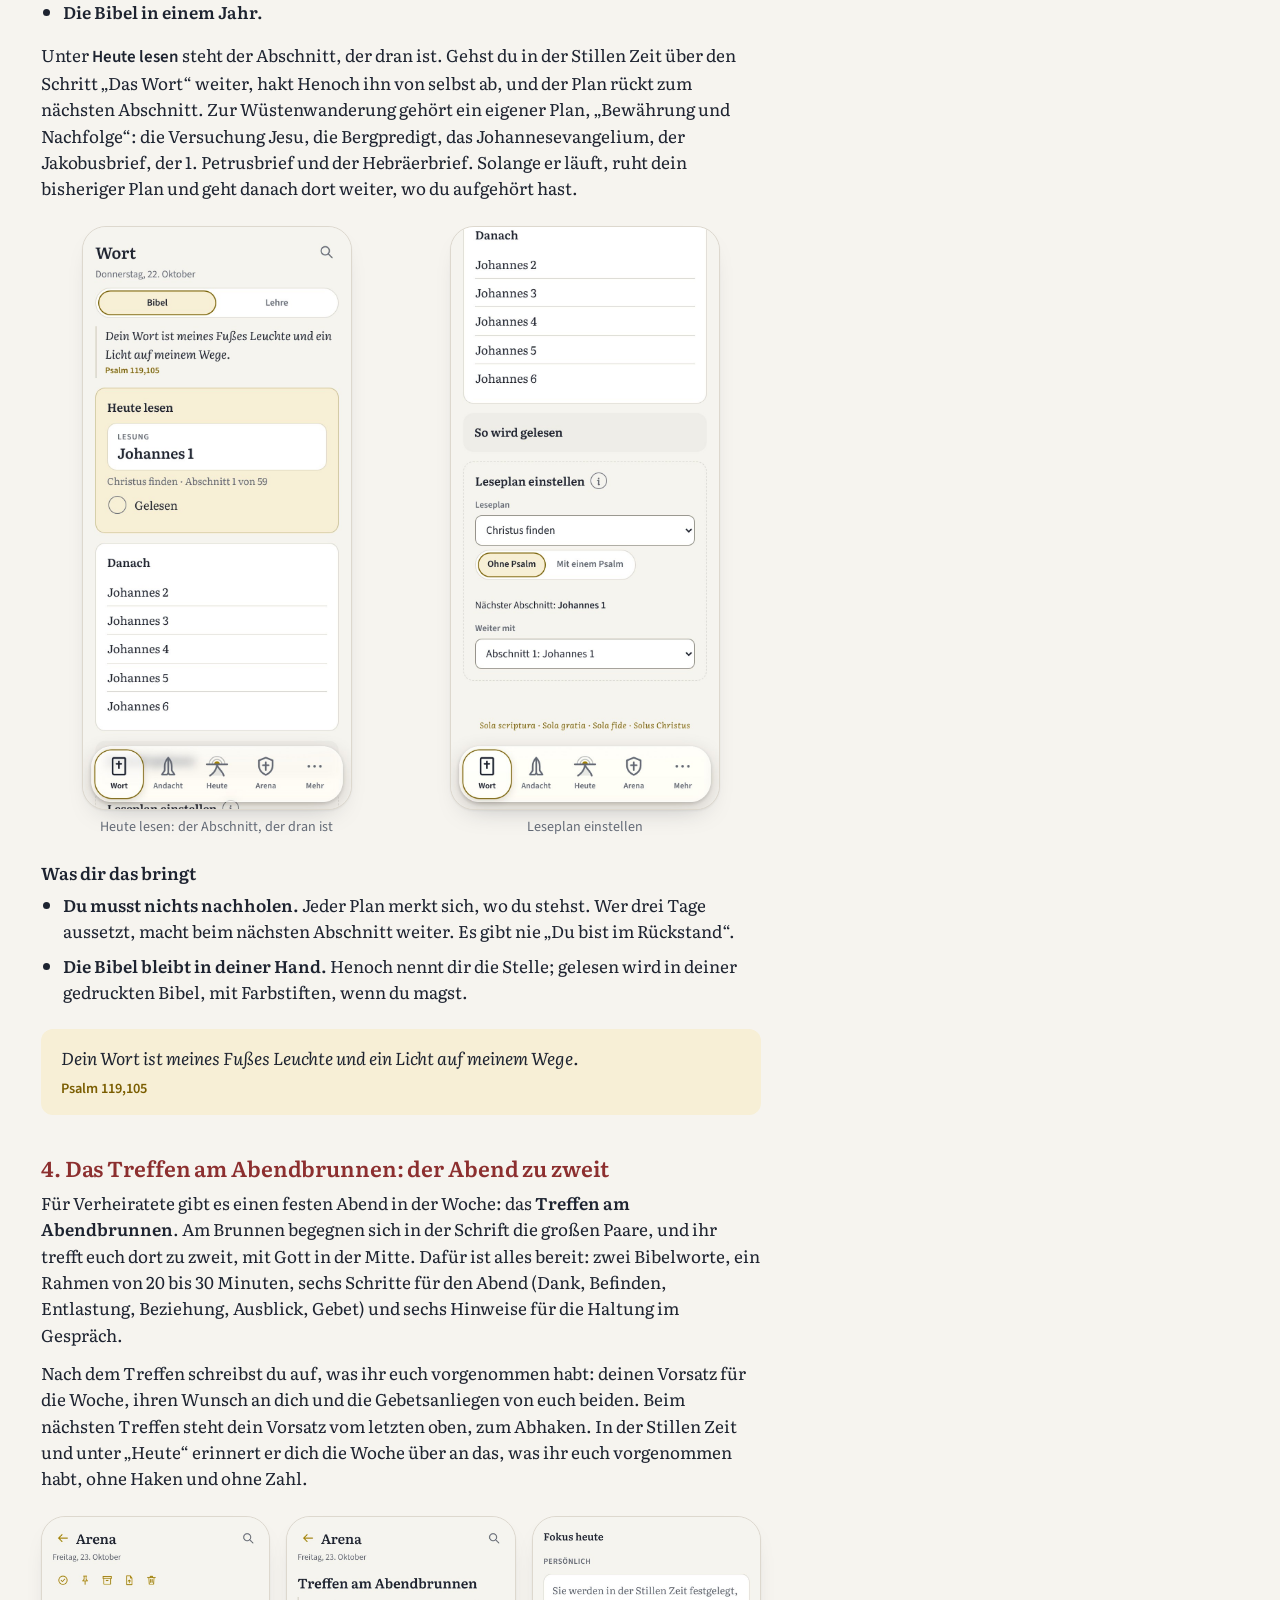
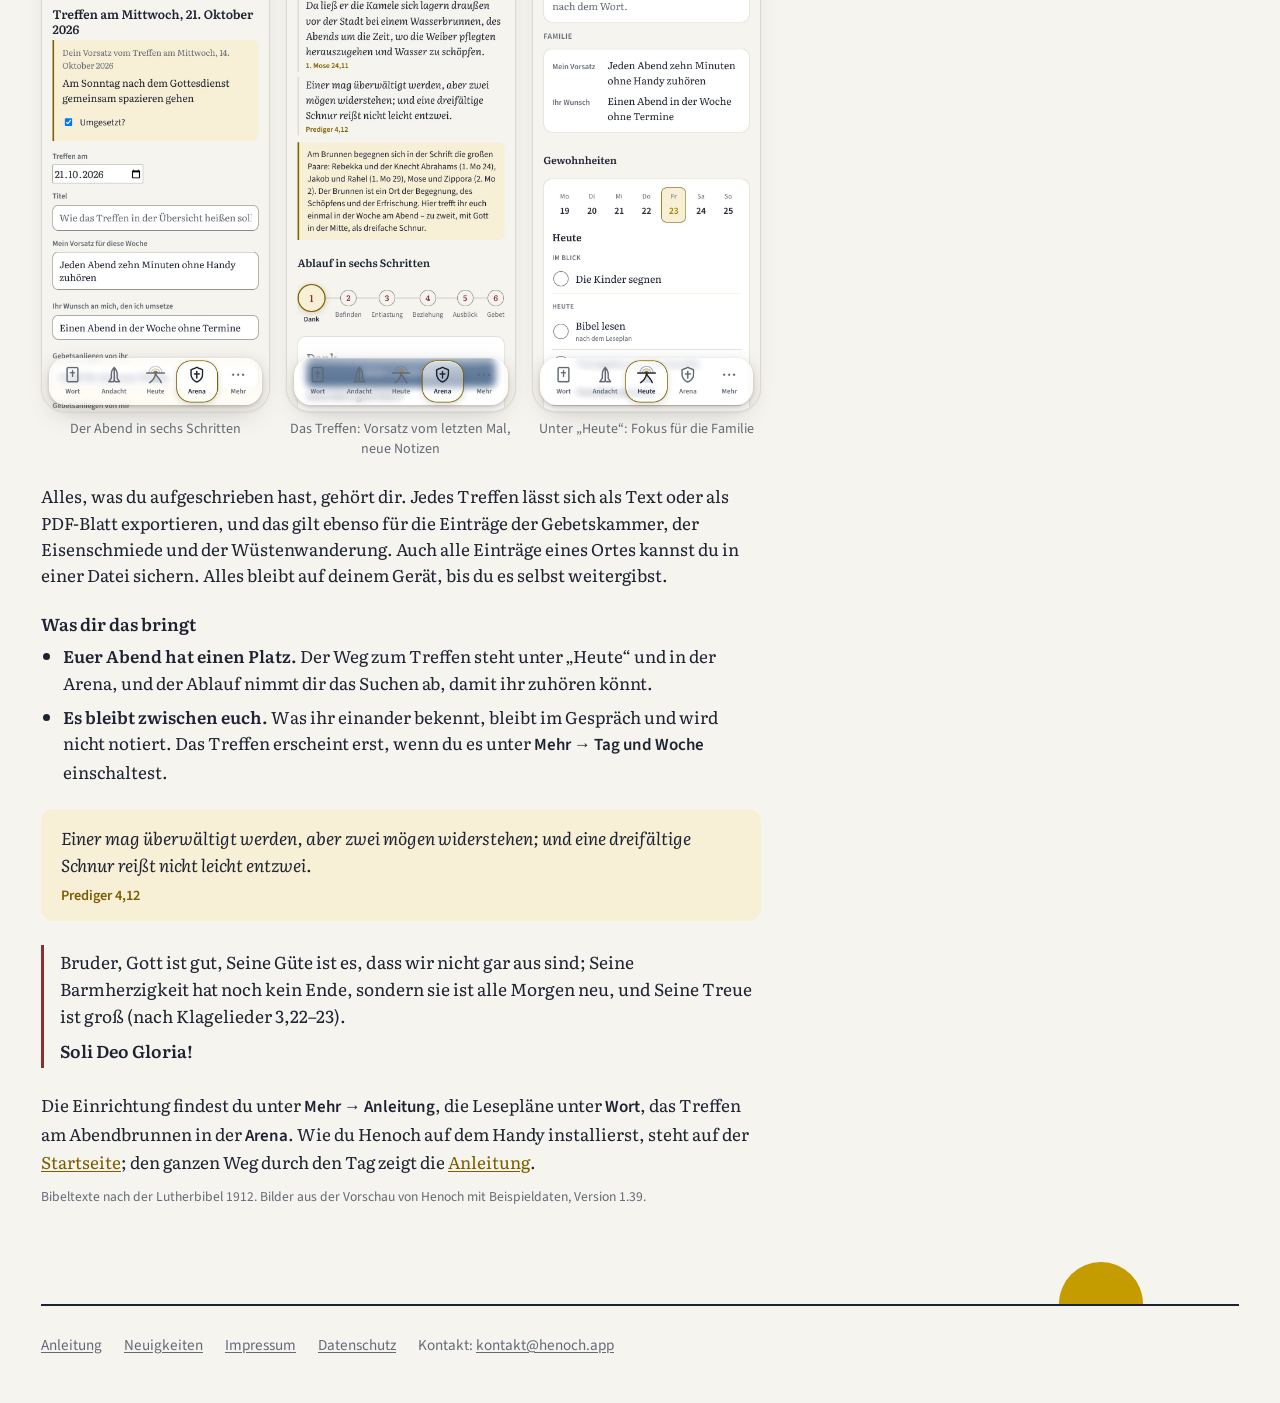
<file: neuigkeiten/drei-neuerungen-2026/index.html>
<!doctype html>
<html lang="de">
<head>
  <meta charset="utf-8">
  <meta name="viewport" content="width=device-width, initial-scale=1, viewport-fit=cover">
  <title>Ankommen, bleiben, lesen, zuhören – Henoch</title>
  <meta name="description" content="Die Einrichtung beim ersten Start, die neu geordnete Wüstenwanderung, Lesepläne nach Abschnitten und das Treffen am Abendbrunnen: was sich geändert hat und was es dir bringt.">
  <meta name="color-scheme" content="light dark">
  <link rel="icon" href="../../favicon.svg" type="image/svg+xml">
  <link rel="apple-touch-icon" href="../../apple-touch-icon.png">
  <link rel="canonical" href="https://henoch.app/neuigkeiten/drei-neuerungen-2026/">
  <meta property="og:type" content="article">
  <meta property="og:locale" content="de_DE">
  <meta property="og:site_name" content="Henoch">
  <meta property="og:title" content="Ankommen, bleiben, lesen, zuhören">
  <meta property="og:description" content="Die Einrichtung beim ersten Start, die neu geordnete Wüstenwanderung, Lesepläne nach Abschnitten und das Treffen am Abendbrunnen: was sich geändert hat und was es dir bringt.">
  <meta property="og:url" content="https://henoch.app/neuigkeiten/drei-neuerungen-2026/">
  <meta property="og:image" content="https://henoch.app/neuigkeiten/drei-neuerungen-2026/img/teilen.jpg">
  <meta property="og:image:width" content="1200">
  <meta property="og:image:height" content="630">
  <meta name="twitter:card" content="summary_large_image">
  <link rel="stylesheet" href="../../style.css">
  <style>
    /* Bildschirmfotos aus der App, im Rahmen wie in der Anleitung */
    .text .shots2 { display: grid; grid-template-columns: repeat(auto-fit, minmax(190px, 1fr)); gap: var(--s4); margin: var(--s5) 0; }
    .text .shot { margin: 0; display: grid; gap: var(--s2); justify-items: center; align-content: start; }
    .text .shot img {
      display: block; width: 100%; max-width: 270px; height: auto; aspect-ratio: 780 / 1688;
      border: 1px solid var(--rule); border-radius: 24px; background: var(--sheet);
      box-shadow: 0 1px 2px rgb(0 0 0 / .05), 0 12px 28px -18px rgb(29 35 48 / .35);
    }
    .text .shot figcaption { font-family: var(--sans); font-size: 0.88rem; line-height: 1.4; color: var(--muted); text-align: center; max-width: 270px; }
  </style>
</head>
<body class="seite">

<header class="w">
  <nav class="bar" aria-label="Hauptmenü">
    <a class="brand" href="../../">Henoch</a>
    <span class="bar-r"><a href="../../anleitung/">Anleitung</a><a href="../../neuigkeiten/" aria-current="page">Neuigkeiten</a></span>
  </nav>
</header>

<main class="page text">
  <div class="wrap wrap-text">
    <header class="text-head">
      <p class="kicker">Neu in Henoch · Oktober 2026</p>
      <h1>Ankommen, bleiben, lesen, zuhören</h1>
      <p class="subtitle">Vier Neuerungen in Henoch</p>
    </header>

    <div class="greeting">
      <p>Bruder, kennst du das? Du öffnest Henoch und weißt nicht, wo du anfangen sollst. Du nimmst dir eine Zeit der Stille und Ausrichtung vor und weißt nach drei Wochen nicht mehr, wo du stehst. Du sitzt morgens vor der geöffneten Bibel und fragst dich, was du heute lesen sollst. Oder als Ehemann willst du mit deiner Frau ins Gespräch kommen und findest nicht die passende Zeit oder das passende Wort.</p>
      <p>Hier haben wir in den letzten Wochen angesetzt und die App ruhiger und den Weg klarer gestaltet, auch für den Abend zu zweit.</p>
    </div>

    <h2>1. Die Einrichtung: der erste Start</h2>
    <p>Beim ersten Öffnen führt dich Henoch in wenigen Schritten zur ersten Stillen Zeit. Zuerst siehst du, wie der Tag beginnt: <strong>zuerst das Wort, dann das Gebet, zuletzt die Ausrichtung</strong>. Du liest, bevor du planst. Danach stellst du ein, was für dein Haus gilt: deine Zeiten, deine Gewohnheiten, deinen Leseplan.</p>
    <p>Du wählst deinen Weg. Der <strong>Alltag</strong> ist für den gewöhnlichen Tag mit Stiller Zeit, Bibellese, Vesper und Nachtgebet. Die <strong>Wüstenwanderung</strong> ist für eine begrenzte Zeit mit weniger Ablenkung und mehr Raum für Gott. Wer sie wählt, legt gleich Dauer und Beginn fest und wählt seine Gewohnheiten.</p>

    <div class="shots2">
      <figure class="shot">
        <picture><source srcset="img/einrichtung-tag-dunkel.jpg" media="(prefers-color-scheme: dark)"><img src="img/einrichtung-tag.jpg" width="780" height="1688" loading="lazy" alt="Einrichtung, erste Seite „So beginnt der Tag“: Matthäus 6,33 und die drei Schritte Das Wort, Das Gebet, Die Ausrichtung."></picture>
        <figcaption>Erste Seite: So beginnt der Tag</figcaption>
      </figure>
      <figure class="shot">
        <picture><source srcset="img/einrichtung-weg-dunkel.jpg" media="(prefers-color-scheme: dark)"><img src="img/einrichtung-weg.jpg" width="780" height="1688" loading="lazy" alt="Einrichtung, „Wofür möchtest du Henoch nutzen?“ mit den Karten Alltag und Wüstenwanderung, die Wüstenwanderung ist gewählt und erklärt."></picture>
        <figcaption>Dein Weg: Alltag oder Wüstenwanderung</figcaption>
      </figure>
      <figure class="shot">
        <picture><source srcset="img/einrichtung-gewohnheiten-dunkel.jpg" media="(prefers-color-scheme: dark)"><img src="img/einrichtung-gewohnheiten.jpg" width="780" height="1688" loading="lazy" alt="Einrichtung, „Gewohnheiten für diese Zeit“: das Paket Wüstenweg ist geöffnet, drei Gewohnheiten sind eingeschaltet."></picture>
        <figcaption>Gewohnheiten in Paketen, nach Wunsch einzeln</figcaption>
      </figure>
    </div>

    <h3>Was dir das bringt</h3>
    <ul class="packs">
      <li><strong>Du bestimmst das Tempo.</strong> Jede Seite lässt sich überspringen oder auf später legen, und alles lässt sich später ändern. Die Einrichtung findest du jederzeit wieder unter <span class="path">Mehr → Anleitung</span>.</li>
      <li><strong>Es bleibt bei dir.</strong> Deine Einträge liegen nur auf deinem Gerät, ohne Konto und ohne Tracker. Für Schuld gibt es kein Eingabefeld. Sie wird gebetet, nicht notiert, und am Ende steht das Wort aus 1. Johannes 1,9.</li>
    </ul>

    <div class="word">
      <p>Trachtet am ersten nach dem Reich Gottes und nach seiner Gerechtigkeit, so wird euch solches alles zufallen.</p>
      <cite>Matthäus 6,33</cite>
    </div>

    <h2>2. Die Wüstenwanderung: übersichtlich und ruhig</h2>
    <p>Eine Wüstenzeit trägt dich nur, wenn du jederzeit siehst, wo du bist, und wenn nichts dich drängt. Darum haben wir sie neu geordnet. Die Gewohnheiten der Wüstenzeit hakst du <strong>an einem einzigen Ort</strong> ab: unter <span class="path">Heute</span>, in einer eigenen Gruppe. Die Arena zeigt dir den Weg als Ganzes.</p>
    <p>Dort steht oben, der wievielte Tag es ist, und darunter der <strong>Abschnitt des Tages</strong> aus deinem Leseplan. Dann folgt die Woche von Montag bis Sonntag, eine Zeile je Gewohnheit. Ein abgehakter Tag ist gefüllt, ein nicht abgehakter bleibt neutral grau.</p>

    <div class="shots2">
      <figure class="shot">
        <picture><source srcset="img/wueste-ueberblick-dunkel.jpg" media="(prefers-color-scheme: dark)"><img src="img/wueste-ueberblick.jpg" width="780" height="1688" loading="lazy" alt="Arena, Wüstenwanderung: Tag 1 von 40, die Lesung des Tages Matthäus 4 und die Wochenübersicht mit drei Gewohnheiten."></picture>
        <figcaption>Wüstenwanderung: Tag, Lesung und Woche</figcaption>
      </figure>
      <figure class="shot">
        <picture><source srcset="img/wueste-heute-dunkel.jpg" media="(prefers-color-scheme: dark)"><img src="img/wueste-heute.jpg" width="780" height="1688" loading="lazy" alt="Heute: die Gruppe Wüstenzeit mit Morgen- und Abendsegen und Psalm des Tages, beide abgehakt."></picture>
        <figcaption>Abgehakt wird unter „Heute“</figcaption>
      </figure>
      <figure class="shot">
        <picture><source srcset="img/wueste-tagebuch-dunkel.jpg" media="(prefers-color-scheme: dark)"><img src="img/wueste-tagebuch.jpg" width="780" height="1688" loading="lazy" alt="Tagebuch der Wüstenwanderung: ein Eintrag mit Titel, Bibelstelle, Gebetsanliegen und Text."></picture>
        <figcaption>Festhalten, was Gott dir zeigt</figcaption>
      </figure>
    </div>

    <p>Dazu kommt ein <strong>Tagebuch</strong>. Dort hältst du fest, was dich in dieser Zeit bewegt und was Gott dir zeigt, mit Bibelstellen und Gebetsanliegen, getippt oder von Hand geschrieben. Sünde wird dort nicht notiert; sie gehört ins Gebet.</p>

    <h3>Was dir das bringt</h3>
    <ul class="packs">
      <li><strong>Ein Ort statt vieler.</strong> Du musst nicht überlegen, wo du etwas abhakst. Es ist immer <span class="path">Heute</span>.</li>
      <li><strong>Kein Druck.</strong> Ein Tag, der nicht gelang, bleibt grau und neutral. Es gibt keine Serie, die reißt. Du machst am nächsten Tag weiter.</li>
    </ul>

    <div class="word">
      <p>… übe dich selbst aber in der Gottseligkeit.</p>
      <cite>1. Timotheus 4,7</cite>
    </div>

    <h2>3. Lesepläne nach Abschnitten</h2>
    <p>Die Frage „Was lese ich heute?“ soll dich nicht den Morgen kosten. Unter <span class="path">Wort → Leseplan einstellen</span> gibt es neue Pläne, in denen die Kapitel gleichmäßig auf Abschnitte verteilt sind:</p>
    <ul class="packs">
      <li><strong>Christus finden:</strong> für den Einstieg. Die Bücher, die nach Luthers Vorrede auf das Neue Testament von 1522 Christus am deutlichsten zeigen: Johannes, 1. Johannes, Römer, Galater, Epheser und 1. Petrus. Auf Wunsch liest du dazu einen Psalm.</li>
      <li><strong>Mit Paulus unterwegs:</strong> die Apostelgeschichte mit den Briefen an ihrem Ort, in 40, 60 oder einer eigenen Zahl von Tagen.</li>
      <li><strong>Die Bibel in einem Jahr.</strong></li>
    </ul>
    <p>Unter <span class="path">Heute lesen</span> steht der Abschnitt, der dran ist. Gehst du in der Stillen Zeit über den Schritt „Das Wort“ weiter, hakt Henoch ihn von selbst ab, und der Plan rückt zum nächsten Abschnitt. Zur Wüstenwanderung gehört ein eigener Plan, „Bewährung und Nachfolge“: die Versuchung Jesu, die Bergpredigt, das Johannesevangelium, der Jakobusbrief, der 1. Petrusbrief und der Hebräerbrief. Solange er läuft, ruht dein bisheriger Plan und geht danach dort weiter, wo du aufgehört hast.</p>

    <div class="shots2">
      <figure class="shot">
        <picture><source srcset="img/lesen-heute-dunkel.jpg" media="(prefers-color-scheme: dark)"><img src="img/lesen-heute.jpg" width="780" height="1688" loading="lazy" alt="Wort, Bibel: Heute lesen, Johannes 1, Christus finden, Abschnitt 1 von 59, darunter die nächsten Abschnitte."></picture>
        <figcaption>Heute lesen: der Abschnitt, der dran ist</figcaption>
      </figure>
      <figure class="shot">
        <picture><source srcset="img/lesen-einstellen-dunkel.jpg" media="(prefers-color-scheme: dark)"><img src="img/lesen-einstellen.jpg" width="780" height="1688" loading="lazy" alt="Leseplan einstellen: der Plan Christus finden ist gewählt, mit der Wahl ohne oder mit einem Psalm und dem nächsten Abschnitt."></picture>
        <figcaption>Leseplan einstellen</figcaption>
      </figure>
    </div>

    <h3>Was dir das bringt</h3>
    <ul class="packs">
      <li><strong>Du musst nichts nachholen.</strong> Jeder Plan merkt sich, wo du stehst. Wer drei Tage aussetzt, macht beim nächsten Abschnitt weiter. Es gibt nie „Du bist im Rückstand“.</li>
      <li><strong>Die Bibel bleibt in deiner Hand.</strong> Henoch nennt dir die Stelle; gelesen wird in deiner gedruckten Bibel, mit Farbstiften, wenn du magst.</li>
    </ul>

    <div class="word">
      <p>Dein Wort ist meines Fußes Leuchte und ein Licht auf meinem Wege.</p>
      <cite>Psalm 119,105</cite>
    </div>

    <h2>4. Das Treffen am Abendbrunnen: der Abend zu zweit</h2>
    <p>Für Verheiratete gibt es einen festen Abend in der Woche: das <strong>Treffen am Abendbrunnen</strong>. Am Brunnen begegnen sich in der Schrift die großen Paare, und ihr trefft euch dort zu zweit, mit Gott in der Mitte. Dafür ist alles bereit: zwei Bibelworte, ein Rahmen von 20 bis 30 Minuten, sechs Schritte für den Abend (Dank, Befinden, Entlastung, Beziehung, Ausblick, Gebet) und sechs Hinweise für die Haltung im Gespräch.</p>
    <p>Nach dem Treffen schreibst du auf, was ihr euch vorgenommen habt: deinen Vorsatz für die Woche, ihren Wunsch an dich und die Gebetsanliegen von euch beiden. Beim nächsten Treffen steht dein Vorsatz vom letzten oben, zum Abhaken. In der Stillen Zeit und unter „Heute“ erinnert er dich die Woche über an das, was ihr euch vorgenommen habt, ohne Haken und ohne Zahl.</p>

    <div class="shots2">
      <figure class="shot">
        <picture><source srcset="img/abendbrunnen-treffen-dunkel.jpg" media="(prefers-color-scheme: dark)"><img src="img/abendbrunnen-treffen.jpg" width="780" height="1688" loading="lazy" alt="Arena, Treffen am Abendbrunnen: die Bibelworte 1. Mose 24,11 und Prediger 4,12, der Rahmen und die sechs Schritte des Abends."></picture>
        <figcaption>Der Abend in sechs Schritten</figcaption>
      </figure>
      <figure class="shot">
        <picture><source srcset="img/abendbrunnen-notizen-dunkel.jpg" media="(prefers-color-scheme: dark)"><img src="img/abendbrunnen-notizen.jpg" width="780" height="1688" loading="lazy" alt="Ein Treffen am Abendbrunnen: der Vorsatz vom letzten Treffen zum Abhaken, darunter Datum, Titel, Vorsatz, Wunsch und Gebetsanliegen."></picture>
        <figcaption>Das Treffen: Vorsatz vom letzten Mal, neue Notizen</figcaption>
      </figure>
      <figure class="shot">
        <picture><source srcset="img/abendbrunnen-fokus-dunkel.jpg" media="(prefers-color-scheme: dark)"><img src="img/abendbrunnen-fokus.jpg" width="780" height="1688" loading="lazy" alt="Heute, Fokus heute: Persönlich mit den drei Dingen und Familie mit deinem Vorsatz und ihrem Wunsch."></picture>
        <figcaption>Unter „Heute“: Fokus für die Familie</figcaption>
      </figure>
    </div>

    <p>Alles, was du aufgeschrieben hast, gehört dir. Jedes Treffen lässt sich als Text oder als PDF-Blatt exportieren, und das gilt ebenso für die Einträge der Gebetskammer, der Eisenschmiede und der Wüstenwanderung. Auch alle Einträge eines Ortes kannst du in einer Datei sichern. Alles bleibt auf deinem Gerät, bis du es selbst weitergibst.</p>

    <h3>Was dir das bringt</h3>
    <ul class="packs">
      <li><strong>Euer Abend hat einen Platz.</strong> Der Weg zum Treffen steht unter „Heute“ und in der Arena, und der Ablauf nimmt dir das Suchen ab, damit ihr zuhören könnt.</li>
      <li><strong>Es bleibt zwischen euch.</strong> Was ihr einander bekennt, bleibt im Gespräch und wird nicht notiert. Das Treffen erscheint erst, wenn du es unter <span class="path">Mehr → Tag und Woche</span> einschaltest.</li>
    </ul>

    <div class="word">
      <p>Einer mag überwältigt werden, aber zwei mögen widerstehen; und eine dreifältige Schnur reißt nicht leicht entzwei.</p>
      <cite>Prediger 4,12</cite>
    </div>

    <div class="greeting">
      <p>Bruder, Gott ist gut, Seine Güte ist es, dass wir nicht gar aus sind; Seine Barmherzigkeit hat noch kein Ende, sondern sie ist alle Morgen neu, und Seine Treue ist groß (nach Klagelieder 3,22–23).</p>
      <p class="closing">Soli Deo Gloria!</p>
    </div>

    <p>Die Einrichtung findest du unter <span class="path">Mehr → Anleitung</span>, die Lesepläne unter <span class="path">Wort</span>, das Treffen am Abendbrunnen in der <span class="path">Arena</span>. Wie du Henoch auf dem Handy installierst, steht auf der <a href="../../">Startseite</a>; den ganzen Weg durch den Tag zeigt die <a href="../../anleitung/">Anleitung</a>.</p>

    <p class="sources">Bibeltexte nach der Lutherbibel 1912. Bilder aus der Vorschau von Henoch mit Beispieldaten, Version 1.39.</p>
  </div>
</main>

<footer>
  <div class="wrap">
    <ul>
      <li><a href="../../anleitung/">Anleitung</a></li>
      <li><a href="../../neuigkeiten/">Neuigkeiten</a></li>
      <li><a href="../../impressum.html">Impressum</a></li>
      <li><a href="../../datenschutz.html">Datenschutz</a></li>
      <li>Kontakt: <a data-kontakt>kontakt (at) henoch.app</a></li>
    </ul>
  </div>
</footer>

<script src="../../kontakt.js" defer></script>
</body>
</html>
</file>
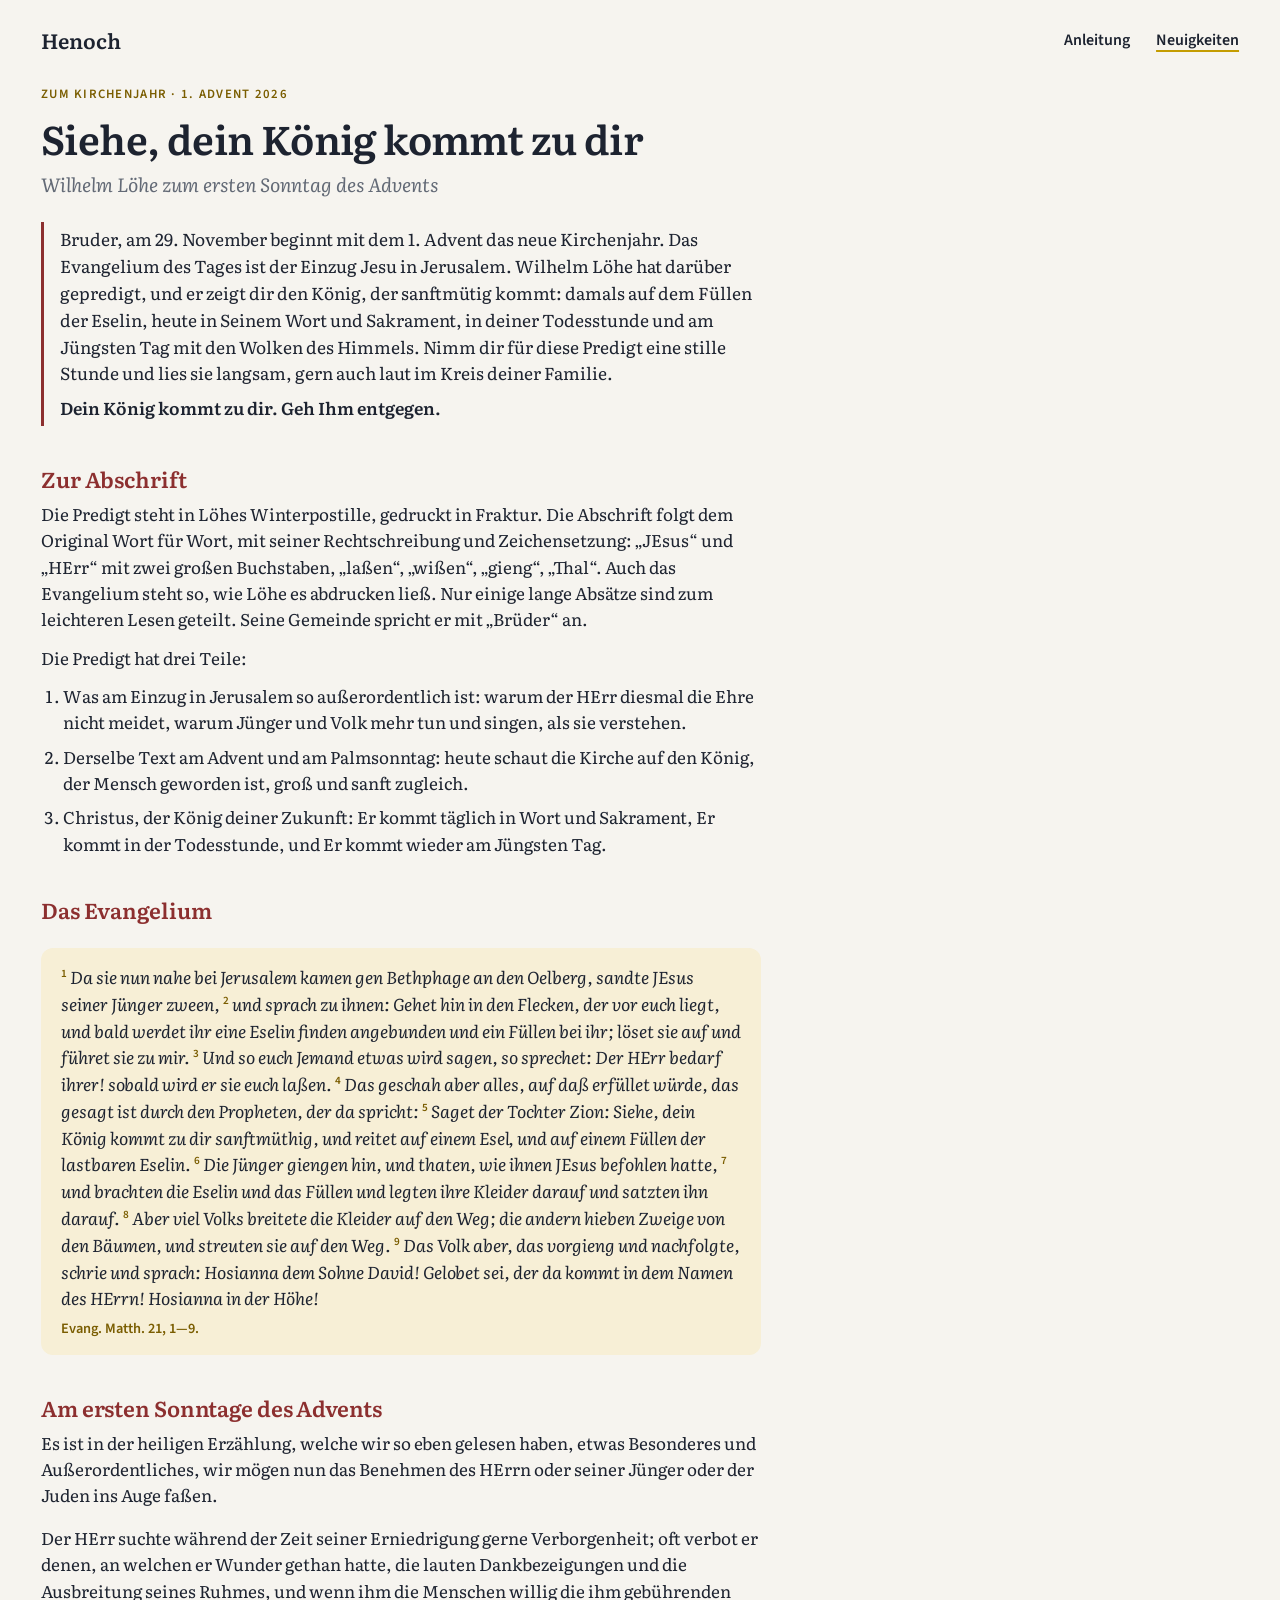
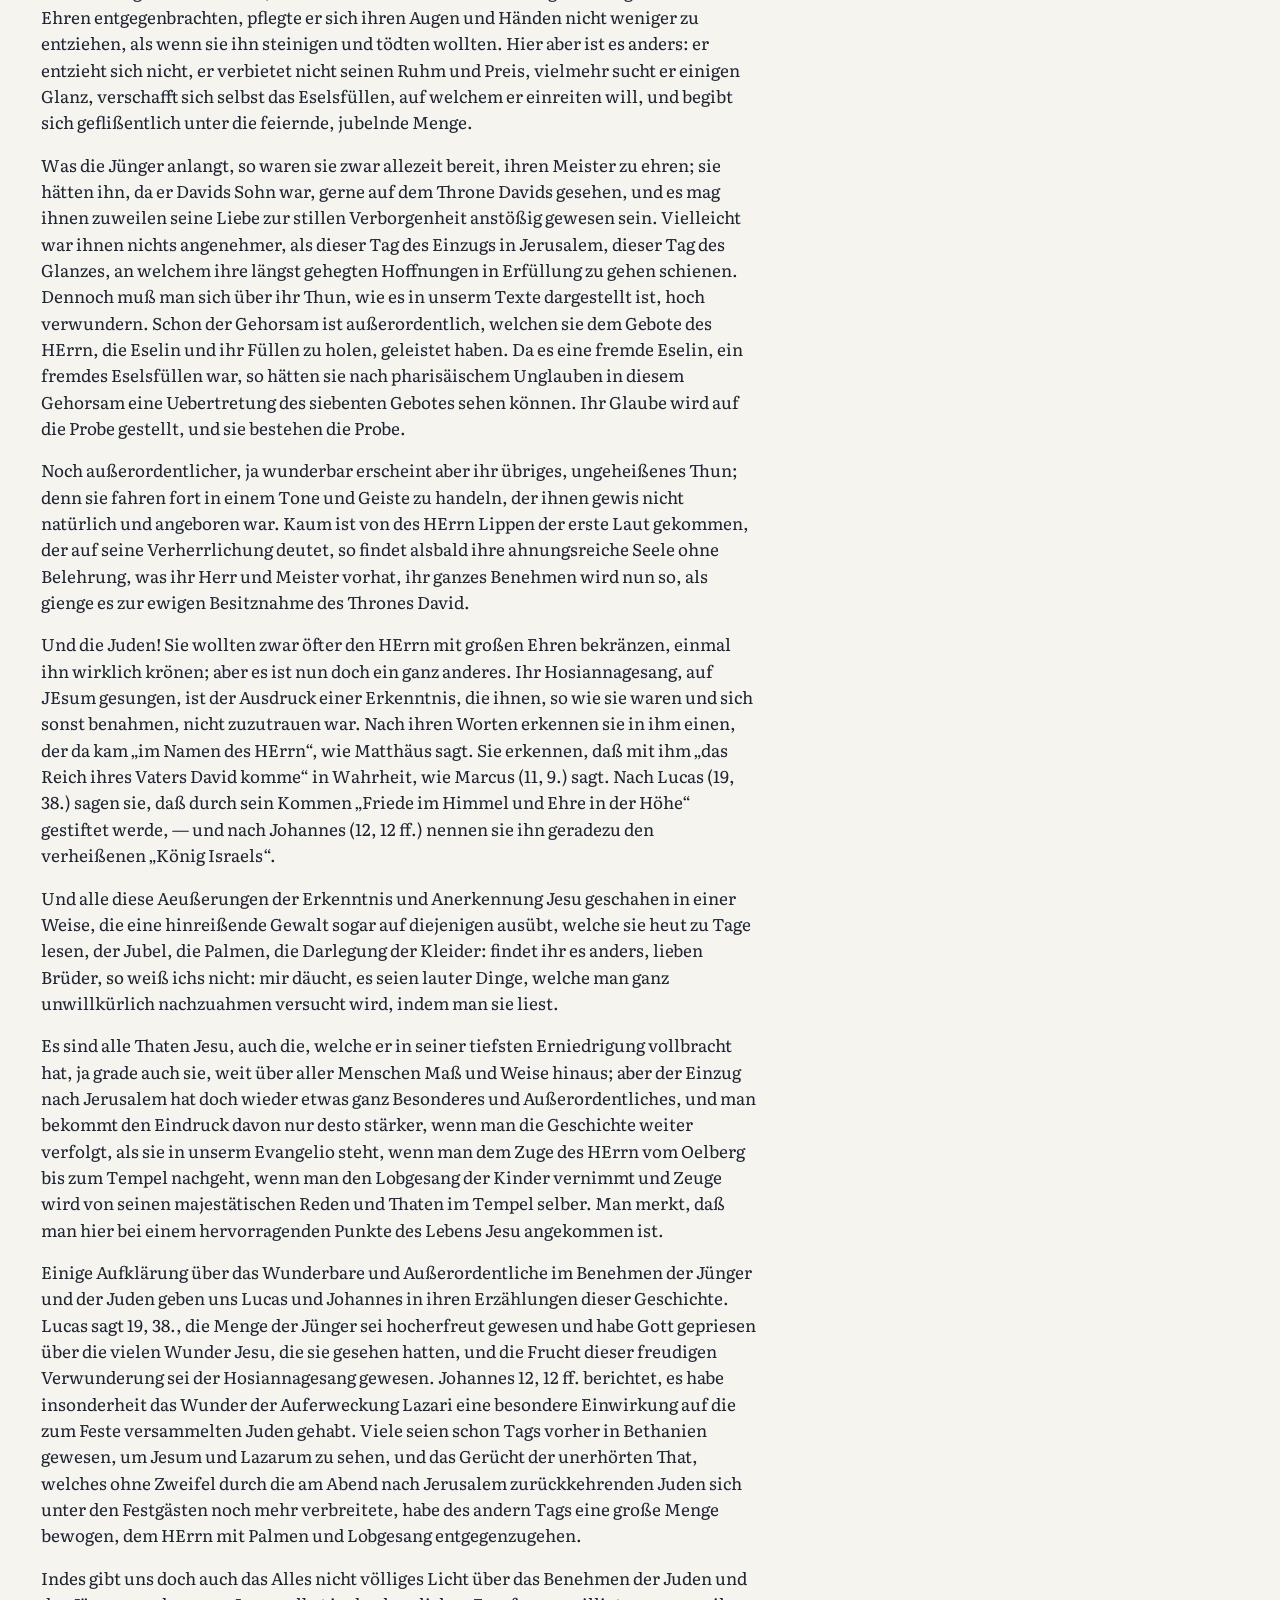
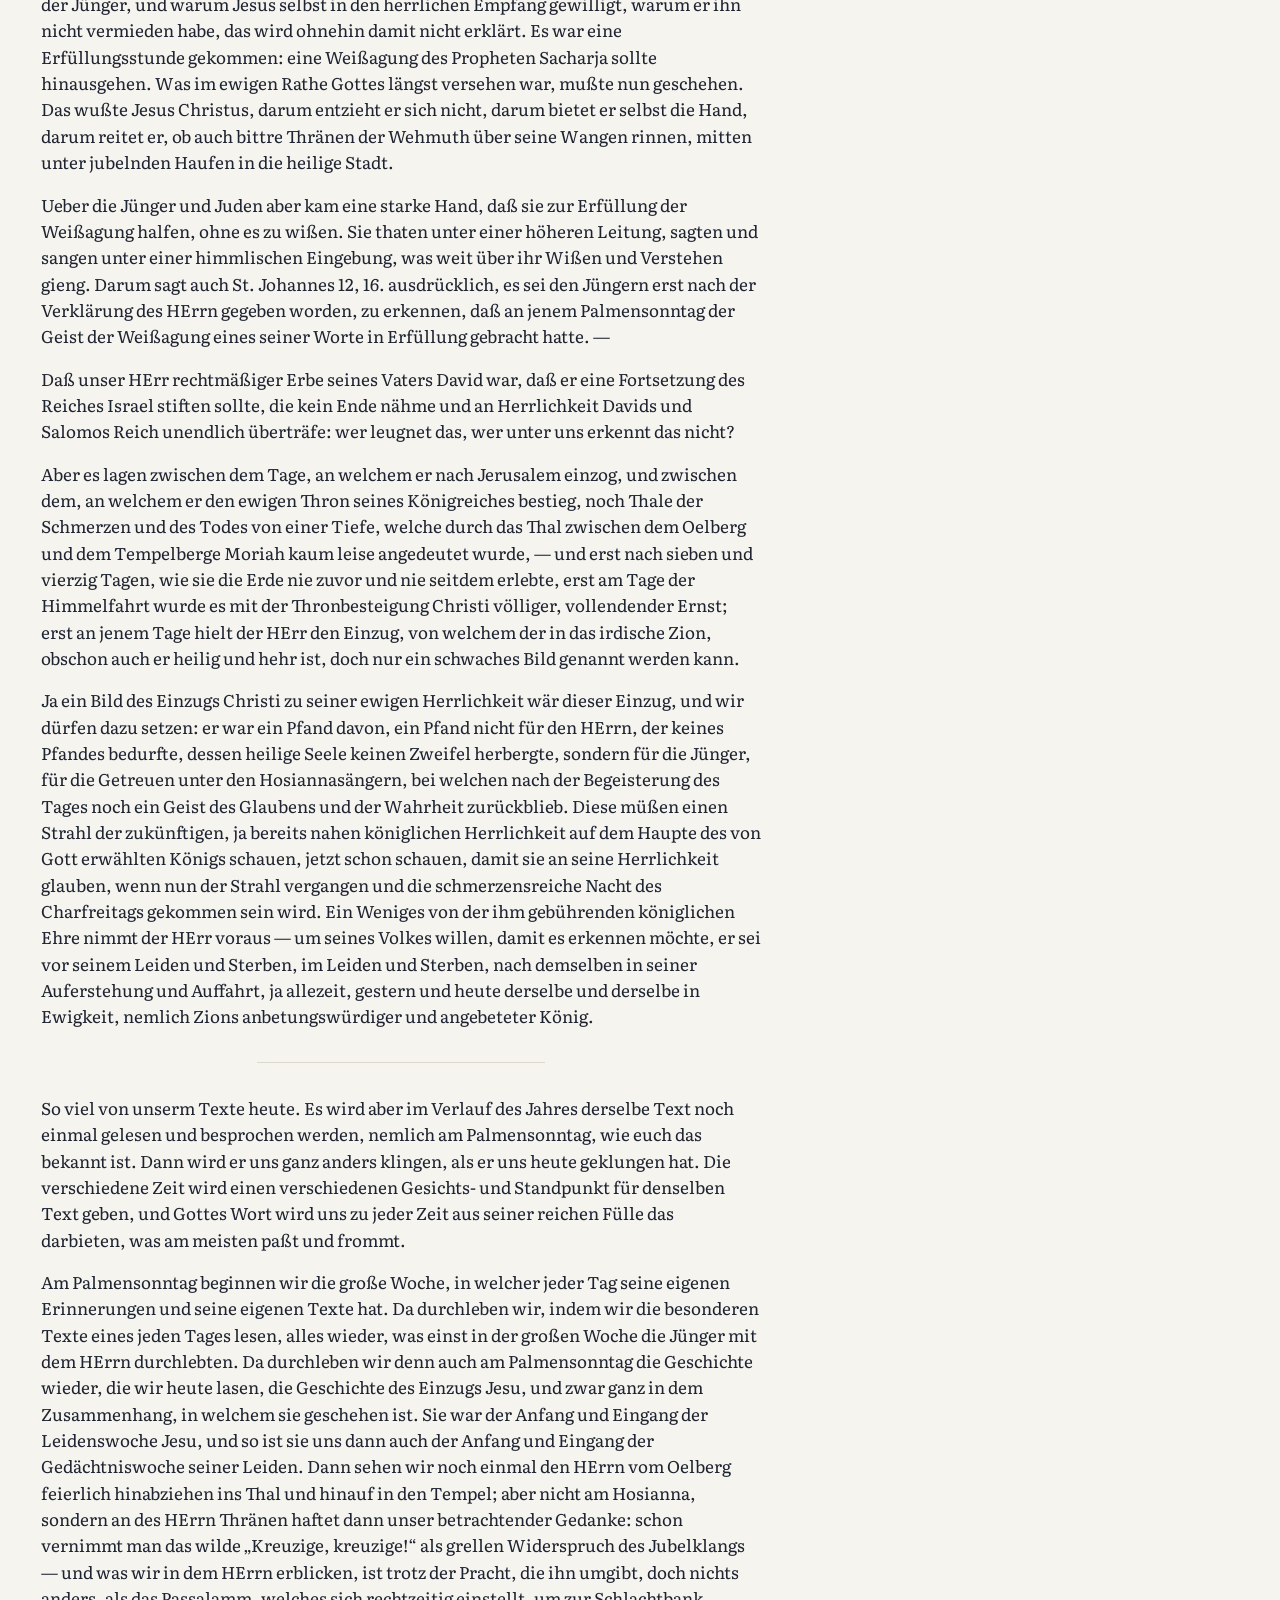
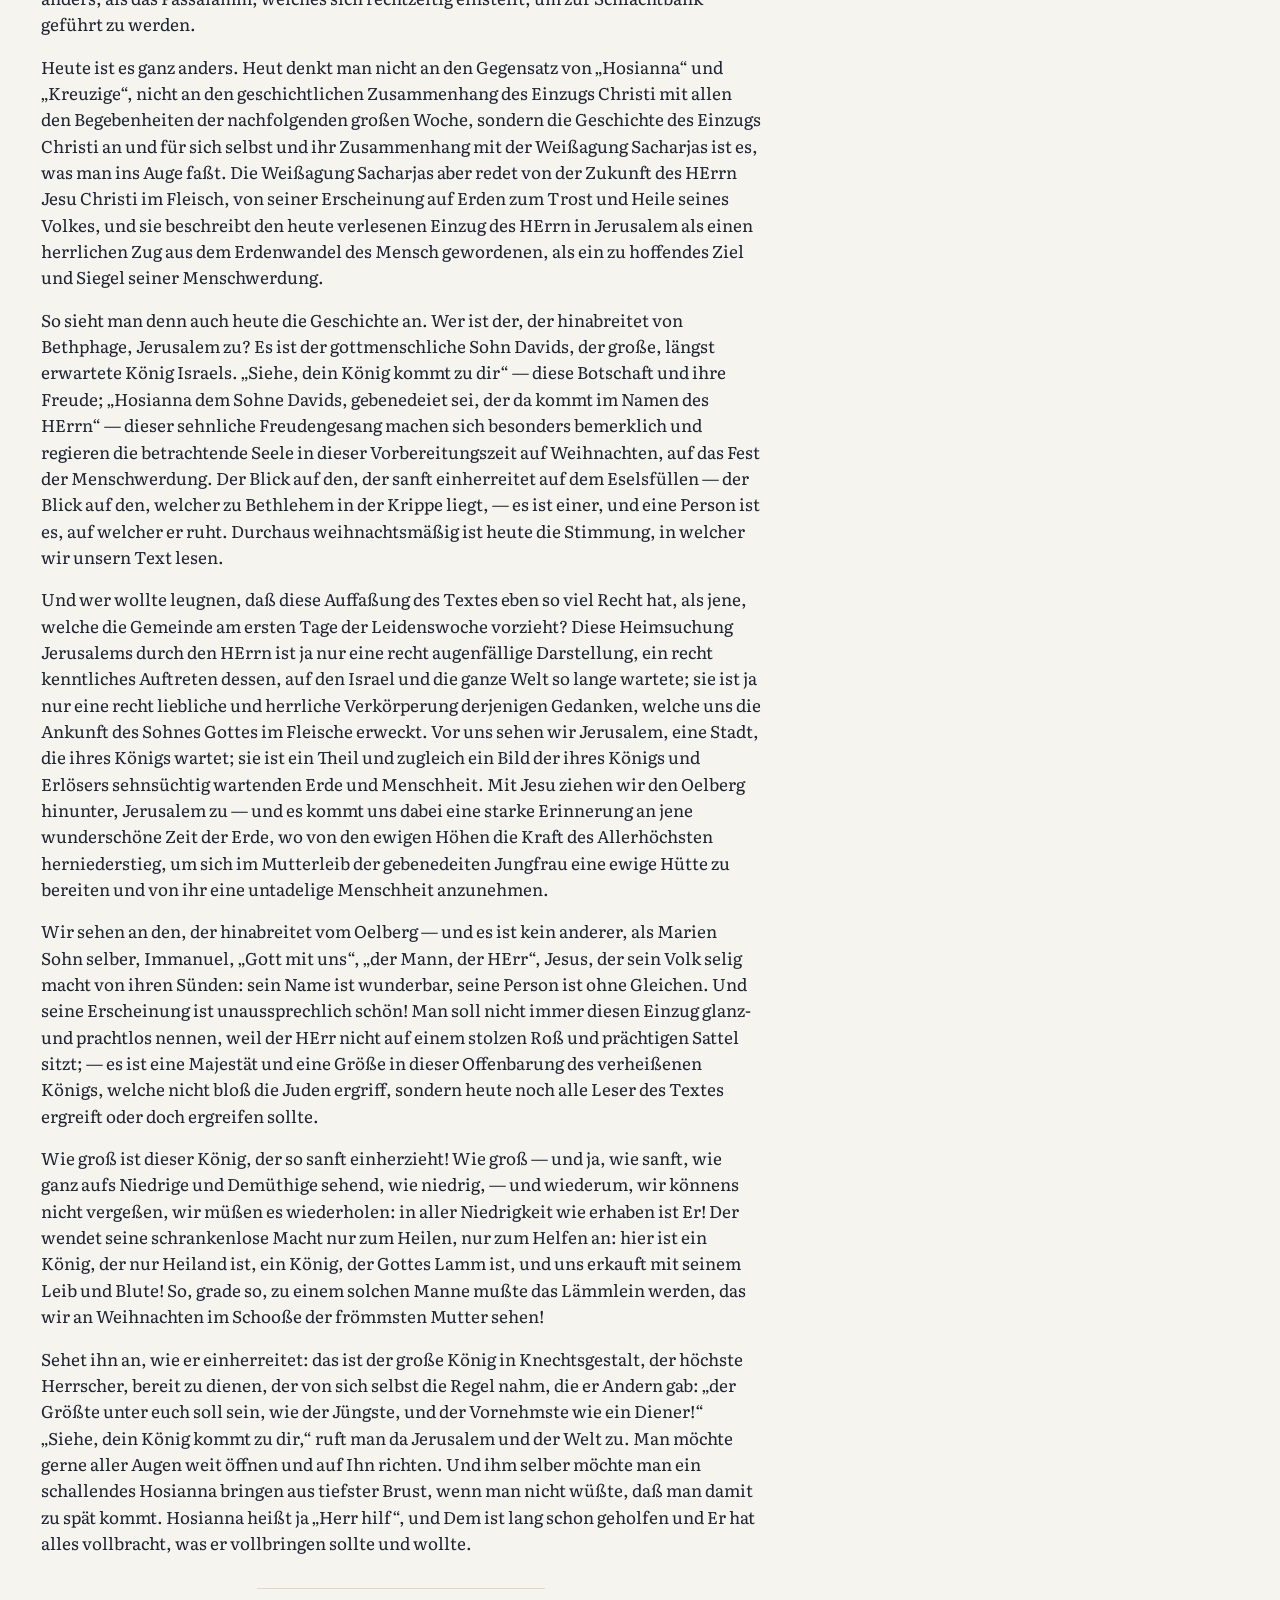
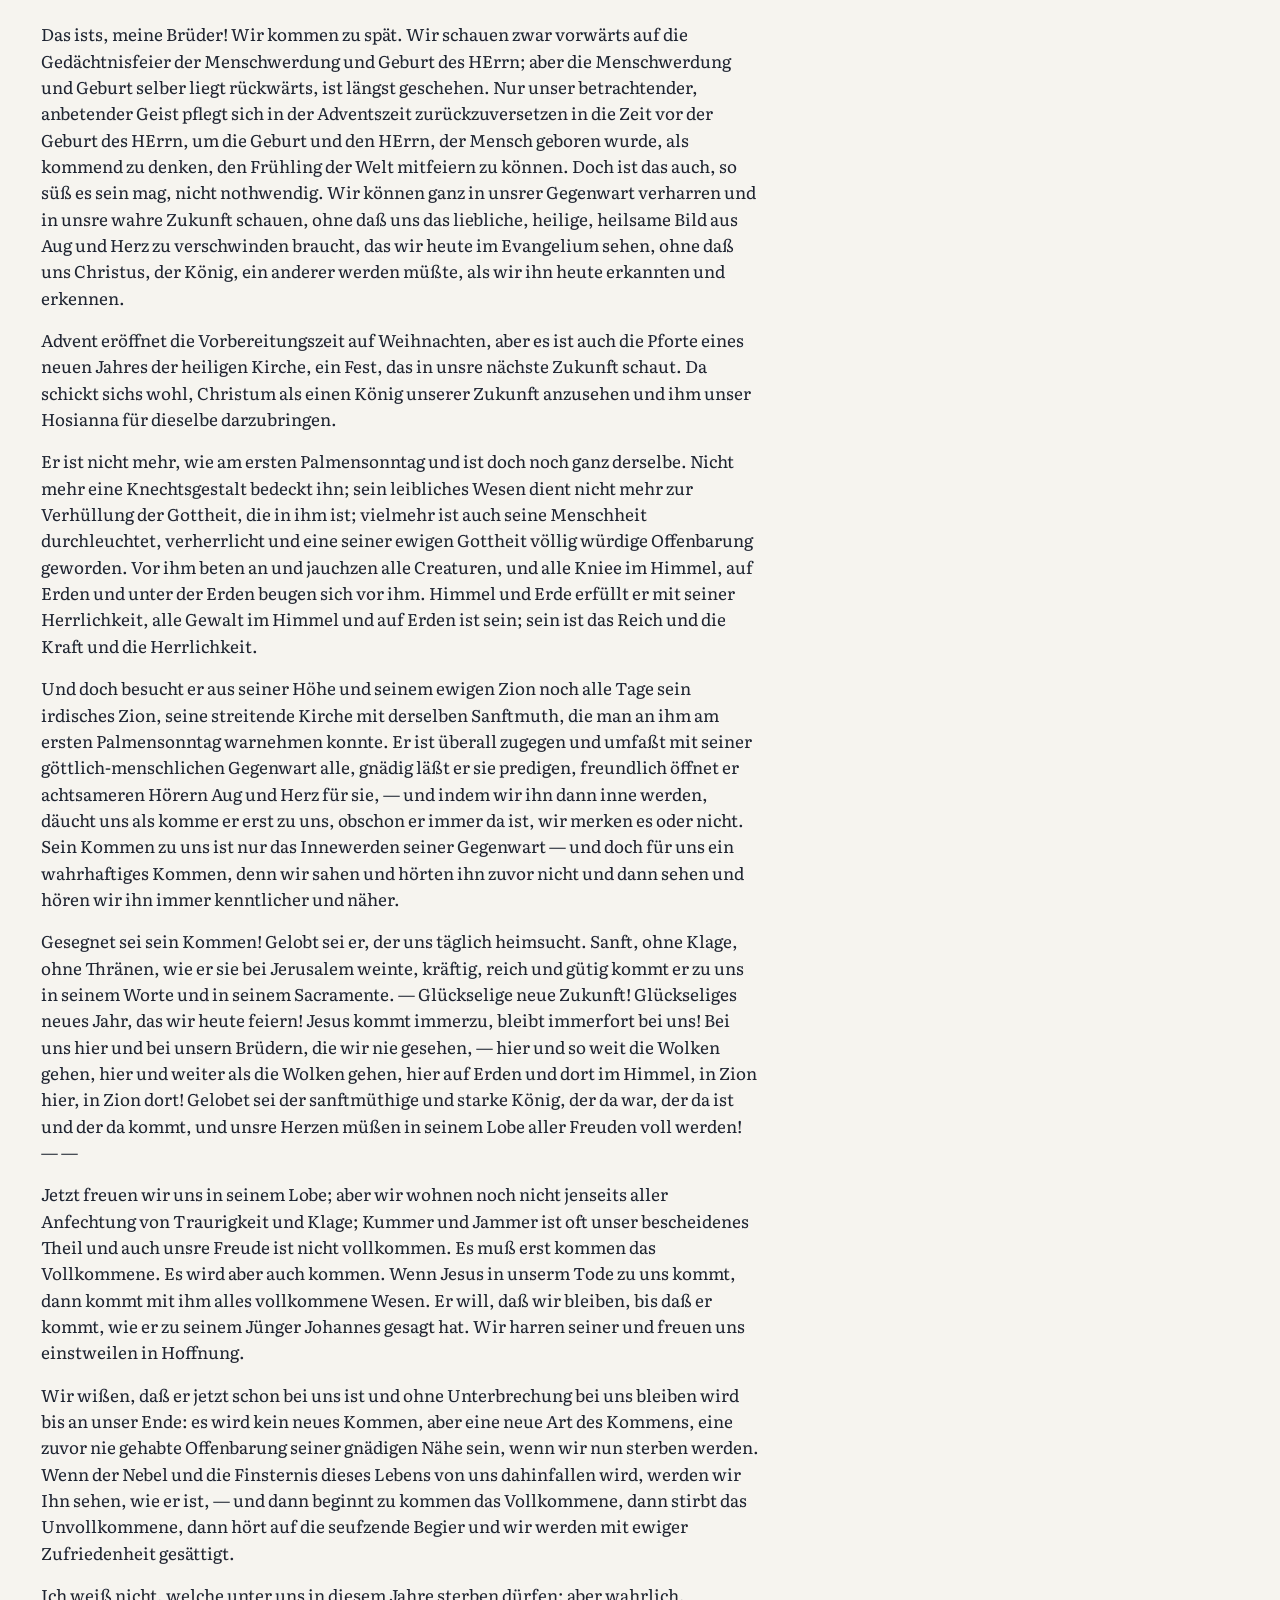
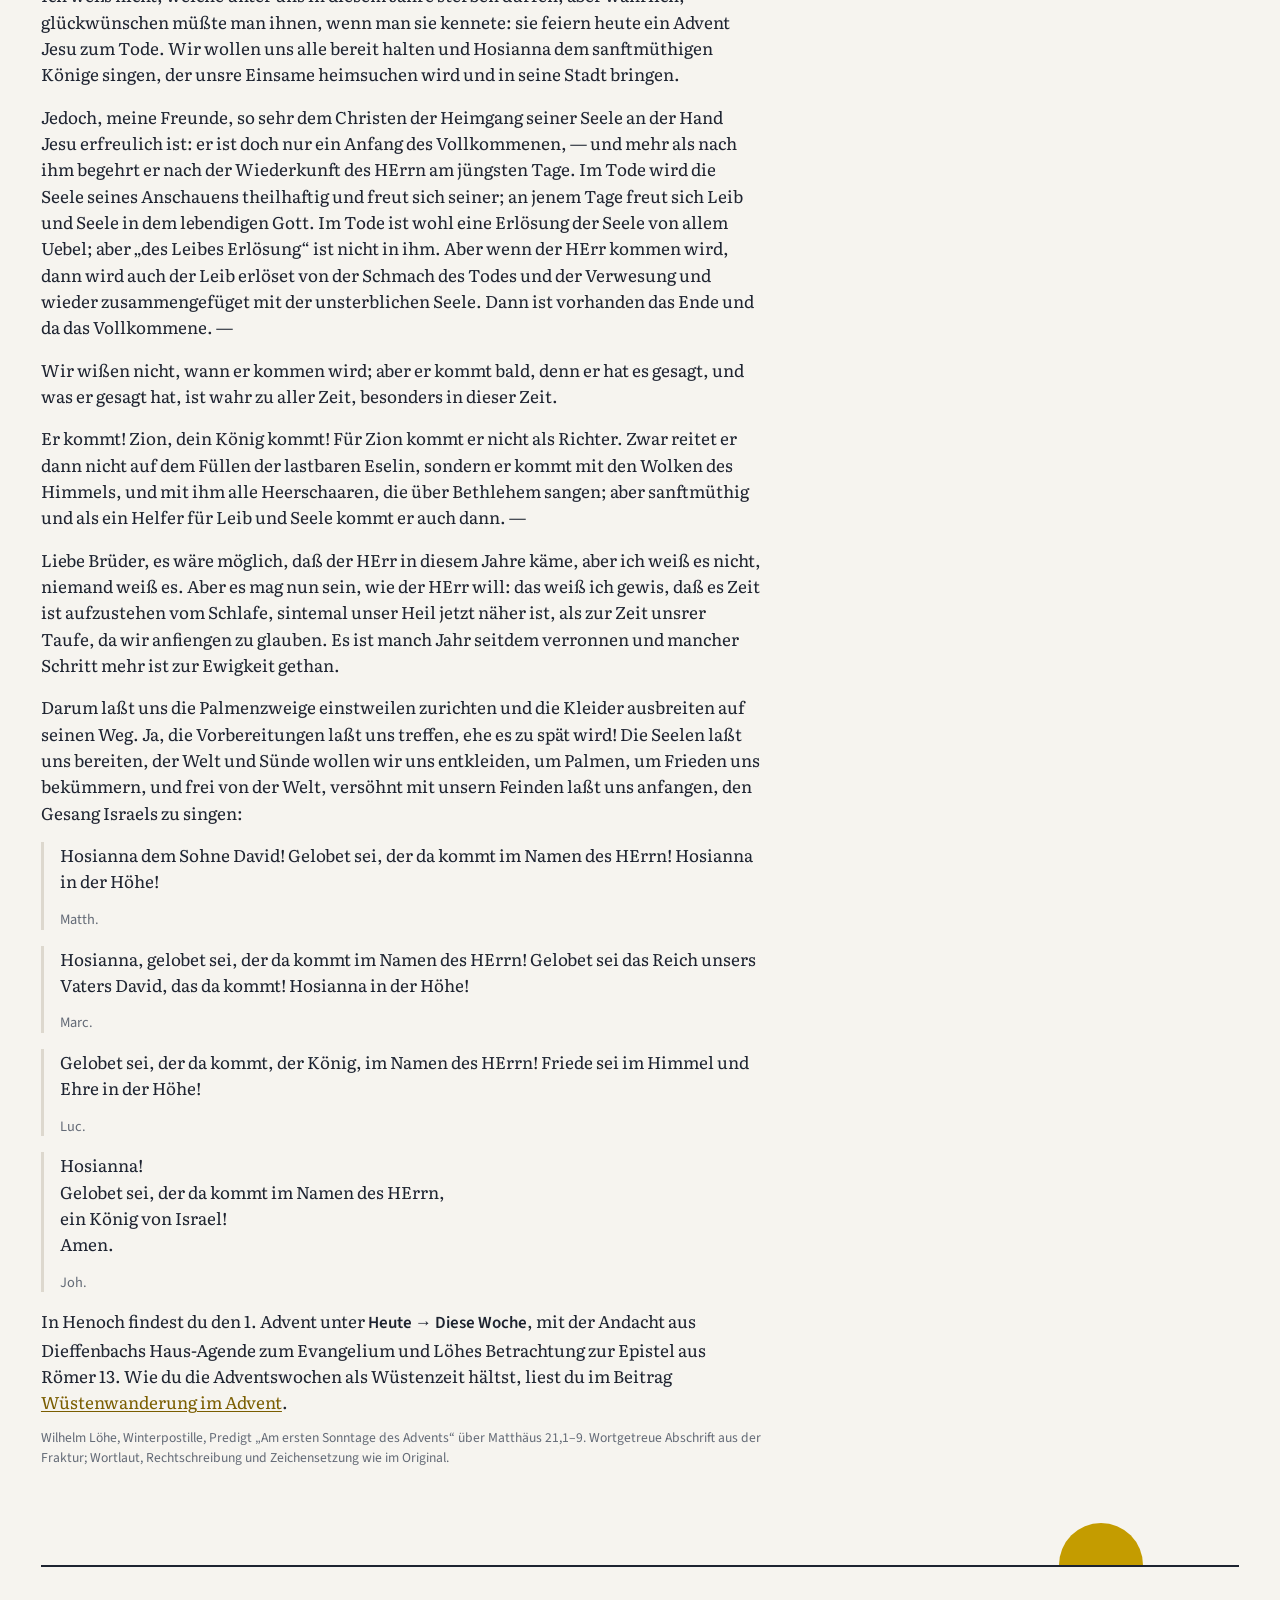
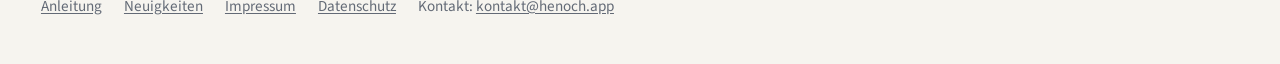
<file: neuigkeiten/loehe-1-advent-2026/index.html>
<!doctype html>
<html lang="de">
<head>
  <meta charset="utf-8">
  <meta name="viewport" content="width=device-width, initial-scale=1, viewport-fit=cover">
  <title>Siehe, dein König kommt zu dir – Henoch</title>
  <meta name="description" content="Wilhelm Löhes Predigt zum ersten Sonntag des Advents über den Einzug Jesu in Jerusalem, Matthäus 21,1–9, wortgetreu aus der Fraktur abgeschrieben.">
  <meta name="color-scheme" content="light dark">
  <link rel="icon" href="../../favicon.svg" type="image/svg+xml">
  <link rel="apple-touch-icon" href="../../apple-touch-icon.png">
  <link rel="canonical" href="https://henoch.app/neuigkeiten/loehe-1-advent-2026/">
  <meta property="og:type" content="article">
  <meta property="og:locale" content="de_DE">
  <meta property="og:site_name" content="Henoch">
  <meta property="og:title" content="Siehe, dein König kommt zu dir">
  <meta property="og:description" content="Wilhelm Löhes Predigt zum ersten Sonntag des Advents über den Einzug Jesu in Jerusalem, Matthäus 21,1–9, wortgetreu aus der Fraktur abgeschrieben.">
  <meta property="og:url" content="https://henoch.app/neuigkeiten/loehe-1-advent-2026/">
  <meta property="og:image" content="https://henoch.app/og.png">
  <meta property="og:image:width" content="1200">
  <meta property="og:image:height" content="630">
  <meta name="twitter:card" content="summary_large_image">
  <link rel="stylesheet" href="../../style.css">
</head>
<body class="seite">

<header class="w">
  <nav class="bar" aria-label="Hauptmenü">
    <a class="brand" href="../../">Henoch</a>
    <span class="bar-r"><a href="../../anleitung/">Anleitung</a><a href="../../neuigkeiten/" aria-current="page">Neuigkeiten</a></span>
  </nav>
</header>

<main class="page text">
  <div class="wrap wrap-text">
    <header class="text-head">
      <p class="kicker">Zum Kirchenjahr · 1. Advent 2026</p>
      <h1>Siehe, dein König kommt zu dir</h1>
      <p class="subtitle">Wilhelm Löhe zum ersten Sonntag des Advents</p>
    </header>

    <div class="greeting">
      <p>Bruder, am 29. November beginnt mit dem 1. Advent das neue Kirchenjahr. Das Evangelium des Tages ist der Einzug Jesu in Jerusalem. Wilhelm Löhe hat darüber gepredigt, und er zeigt dir den König, der sanftmütig kommt: damals auf dem Füllen der Eselin, heute in Seinem Wort und Sakrament, in deiner Todesstunde und am Jüngsten Tag mit den Wolken des Himmels. Nimm dir für diese Predigt eine stille Stunde und lies sie langsam, gern auch laut im Kreis deiner Familie.</p>
      <p class="closing">Dein König kommt zu dir. Geh Ihm entgegen.</p>
    </div>

    <h2>Zur Abschrift</h2>
    <p>Die Predigt steht in Löhes Winterpostille, gedruckt in Fraktur. Die Abschrift folgt dem Original Wort für Wort, mit seiner Rechtschreibung und Zeichensetzung: „JEsus“ und „HErr“ mit zwei großen Buchstaben, „laßen“, „wißen“, „gieng“, „Thal“. Auch das Evangelium steht so, wie Löhe es abdrucken ließ. Nur einige lange Absätze sind zum leichteren Lesen geteilt. Seine Gemeinde spricht er mit „Brüder“ an.</p>
    <p>Die Predigt hat drei Teile:</p>
    <ol class="steps">
      <li>Was am Einzug in Jerusalem so außerordentlich ist: warum der HErr diesmal die Ehre nicht meidet, warum Jünger und Volk mehr tun und singen, als sie verstehen.</li>
      <li>Derselbe Text am Advent und am Palmsonntag: heute schaut die Kirche auf den König, der Mensch geworden ist, groß und sanft zugleich.</li>
      <li>Christus, der König deiner Zukunft: Er kommt täglich in Wort und Sakrament, Er kommt in der Todesstunde, und Er kommt wieder am Jüngsten Tag.</li>
    </ol>

    <h2>Das Evangelium</h2>
    <div class="word">
      <p><sup>1</sup> Da sie nun nahe bei Jerusalem kamen gen Bethphage an den Oelberg, sandte JEsus seiner Jünger zween, <sup>2</sup> und sprach zu ihnen: Gehet hin in den Flecken, der vor euch liegt, und bald werdet ihr eine Eselin finden angebunden und ein Füllen bei ihr; löset sie auf und führet sie zu mir. <sup>3</sup> Und so euch Jemand etwas wird sagen, so sprechet: Der HErr bedarf ihrer! sobald wird er sie euch laßen. <sup>4</sup> Das geschah aber alles, auf daß erfüllet würde, das gesagt ist durch den Propheten, der da spricht: <sup>5</sup> Saget der Tochter Zion: Siehe, dein König kommt zu dir sanftmüthig, und reitet auf einem Esel, und auf einem Füllen der lastbaren Eselin. <sup>6</sup> Die Jünger giengen hin, und thaten, wie ihnen JEsus befohlen hatte, <sup>7</sup> und brachten die Eselin und das Füllen und legten ihre Kleider darauf und satzten ihn darauf. <sup>8</sup> Aber viel Volks breitete die Kleider auf den Weg; die andern hieben Zweige von den Bäumen, und streuten sie auf den Weg. <sup>9</sup> Das Volk aber, das vorgieng und nachfolgte, schrie und sprach: Hosianna dem Sohne David! Gelobet sei, der da kommt in dem Namen des HErrn! Hosianna in der Höhe!</p>
      <cite>Evang. Matth. 21, 1—9.</cite>
    </div>

    <h2>Am ersten Sonntage des Advents</h2>
    <div class="postille">
        <p>Es ist in der heiligen Erzählung, welche wir so eben gelesen haben, etwas Besonderes und Außerordentliches, wir mögen nun das Benehmen des HErrn oder seiner Jünger oder der Juden ins Auge faßen.</p>
        <p>Der HErr suchte während der Zeit seiner Erniedrigung gerne Verborgenheit; oft verbot er denen, an welchen er Wunder gethan hatte, die lauten Dankbezeigungen und die Ausbreitung seines Ruhmes, und wenn ihm die Menschen willig die ihm gebührenden Ehren entgegenbrachten, pflegte er sich ihren Augen und Händen nicht weniger zu entziehen, als wenn sie ihn steinigen und tödten wollten. Hier aber ist es anders: er entzieht sich nicht, er verbietet nicht seinen Ruhm und Preis, vielmehr sucht er einigen Glanz, verschafft sich selbst das Eselsfüllen, auf welchem er einreiten will, und begibt sich geflißentlich unter die feiernde, jubelnde Menge.</p>
        <p>Was die Jünger anlangt, so waren sie zwar allezeit bereit, ihren Meister zu ehren; sie hätten ihn, da er Davids Sohn war, gerne auf dem Throne Davids gesehen, und es mag ihnen zuweilen seine Liebe zur stillen Verborgenheit anstößig gewesen sein. Vielleicht war ihnen nichts angenehmer, als dieser Tag des Einzugs in Jerusalem, dieser Tag des Glanzes, an welchem ihre längst gehegten Hoffnungen in Erfüllung zu gehen schienen. Dennoch muß man sich über ihr Thun, wie es in unserm Texte dargestellt ist, hoch verwundern. Schon der Gehorsam ist außerordentlich, welchen sie dem Gebote des HErrn, die Eselin und ihr Füllen zu holen, geleistet haben. Da es eine fremde Eselin, ein fremdes Eselsfüllen war, so hätten sie nach pharisäischem Unglauben in diesem Gehorsam eine Uebertretung des siebenten Gebotes sehen können. Ihr Glaube wird auf die Probe gestellt, und sie bestehen die Probe.</p>
        <p>Noch außerordentlicher, ja wunderbar erscheint aber ihr übriges, ungeheißenes Thun; denn sie fahren fort in einem Tone und Geiste zu handeln, der ihnen gewis nicht natürlich und angeboren war. Kaum ist von des HErrn Lippen der erste Laut gekommen, der auf seine Verherrlichung deutet, so findet alsbald ihre ahnungsreiche Seele ohne Belehrung, was ihr Herr und Meister vorhat, ihr ganzes Benehmen wird nun so, als gienge es zur ewigen Besitznahme des Thrones David.</p>
        <p>Und die Juden! Sie wollten zwar öfter den HErrn mit großen Ehren bekränzen, einmal ihn wirklich krönen; aber es ist nun doch ein ganz anderes. Ihr Hosiannagesang, auf JEsum gesungen, ist der Ausdruck einer Erkenntnis, die ihnen, so wie sie waren und sich sonst benahmen, nicht zuzutrauen war. Nach ihren Worten erkennen sie in ihm einen, der da kam „im Namen des HErrn“, wie Matthäus sagt. Sie erkennen, daß mit ihm „das Reich ihres Vaters David komme“ in Wahrheit, wie Marcus (11, 9.) sagt. Nach Lucas (19, 38.) sagen sie, daß durch sein Kommen „Friede im Himmel und Ehre in der Höhe“ gestiftet werde, — und nach Johannes (12, 12 ff.) nennen sie ihn geradezu den verheißenen „König Israels“.</p>
        <p>Und alle diese Aeußerungen der Erkenntnis und Anerkennung Jesu geschahen in einer Weise, die eine hinreißende Gewalt sogar auf diejenigen ausübt, welche sie heut zu Tage lesen, der Jubel, die Palmen, die Darlegung der Kleider: findet ihr es anders, lieben Brüder, so weiß ichs nicht: mir däucht, es seien lauter Dinge, welche man ganz unwillkürlich nachzuahmen versucht wird, indem man sie liest.</p>
        <p>Es sind alle Thaten Jesu, auch die, welche er in seiner tiefsten Erniedrigung vollbracht hat, ja grade auch sie, weit über aller Menschen Maß und Weise hinaus; aber der Einzug nach Jerusalem hat doch wieder etwas ganz Besonderes und Außerordentliches, und man bekommt den Eindruck davon nur desto stärker, wenn man die Geschichte weiter verfolgt, als sie in unserm Evangelio steht, wenn man dem Zuge des HErrn vom Oelberg bis zum Tempel nachgeht, wenn man den Lobgesang der Kinder vernimmt und Zeuge wird von seinen majestätischen Reden und Thaten im Tempel selber. Man merkt, daß man hier bei einem hervorragenden Punkte des Lebens Jesu angekommen ist.</p>
        <p>Einige Aufklärung über das Wunderbare und Außerordentliche im Benehmen der Jünger und der Juden geben uns Lucas und Johannes in ihren Erzählungen dieser Geschichte. Lucas sagt 19, 38., die Menge der Jünger sei hocherfreut gewesen und habe Gott gepriesen über die vielen Wunder Jesu, die sie gesehen hatten, und die Frucht dieser freudigen Verwunderung sei der Hosiannagesang gewesen. Johannes 12, 12 ff. berichtet, es habe insonderheit das Wunder der Auferweckung Lazari eine besondere Einwirkung auf die zum Feste versammelten Juden gehabt. Viele seien schon Tags vorher in Bethanien gewesen, um Jesum und Lazarum zu sehen, und das Gerücht der unerhörten That, welches ohne Zweifel durch die am Abend nach Jerusalem zurückkehrenden Juden sich unter den Festgästen noch mehr verbreitete, habe des andern Tags eine große Menge bewogen, dem HErrn mit Palmen und Lobgesang entgegenzugehen.</p>
        <p>Indes gibt uns doch auch das Alles nicht völliges Licht über das Benehmen der Juden und der Jünger, und warum Jesus selbst in den herrlichen Empfang gewilligt, warum er ihn nicht vermieden habe, das wird ohnehin damit nicht erklärt. Es war eine Erfüllungsstunde gekommen: eine Weißagung des Propheten Sacharja sollte hinausgehen. Was im ewigen Rathe Gottes längst versehen war, mußte nun geschehen. Das wußte Jesus Christus, darum entzieht er sich nicht, darum bietet er selbst die Hand, darum reitet er, ob auch bittre Thränen der Wehmuth über seine Wangen rinnen, mitten unter jubelnden Haufen in die heilige Stadt.</p>
        <p>Ueber die Jünger und Juden aber kam eine starke Hand, daß sie zur Erfüllung der Weißagung halfen, ohne es zu wißen. Sie thaten unter einer höheren Leitung, sagten und sangen unter einer himmlischen Eingebung, was weit über ihr Wißen und Verstehen gieng. Darum sagt auch St. Johannes 12, 16. ausdrücklich, es sei den Jüngern erst nach der Verklärung des HErrn gegeben worden, zu erkennen, daß an jenem Palmensonntag der Geist der Weißagung eines seiner Worte in Erfüllung gebracht hatte. —</p>
        <p>Daß unser HErr rechtmäßiger Erbe seines Vaters David war, daß er eine Fortsetzung des Reiches Israel stiften sollte, die kein Ende nähme und an Herrlichkeit Davids und Salomos Reich unendlich überträfe: wer leugnet das, wer unter uns erkennt das nicht?</p>
        <p>Aber es lagen zwischen dem Tage, an welchem er nach Jerusalem einzog, und zwischen dem, an welchem er den ewigen Thron seines Königreiches bestieg, noch Thale der Schmerzen und des Todes von einer Tiefe, welche durch das Thal zwischen dem Oelberg und dem Tempelberge Moriah kaum leise angedeutet wurde, — und erst nach sieben und vierzig Tagen, wie sie die Erde nie zuvor und nie seitdem erlebte, erst am Tage der Himmelfahrt wurde es mit der Thronbesteigung Christi völliger, vollendender Ernst; erst an jenem Tage hielt der HErr den Einzug, von welchem der in das irdische Zion, obschon auch er heilig und hehr ist, doch nur ein schwaches Bild genannt werden kann.</p>
        <p>Ja ein Bild des Einzugs Christi zu seiner ewigen Herrlichkeit wär dieser Einzug, und wir dürfen dazu setzen: er war ein Pfand davon, ein Pfand nicht für den HErrn, der keines Pfandes bedurfte, dessen heilige Seele keinen Zweifel herbergte, sondern für die Jünger, für die Getreuen unter den Hosiannasängern, bei welchen nach der Begeisterung des Tages noch ein Geist des Glaubens und der Wahrheit zurückblieb. Diese müßen einen Strahl der zukünftigen, ja bereits nahen königlichen Herrlichkeit auf dem Haupte des von Gott erwählten Königs schauen, jetzt schon schauen, damit sie an seine Herrlichkeit glauben, wenn nun der Strahl vergangen und die schmerzensreiche Nacht des Charfreitags gekommen sein wird. Ein Weniges von der ihm gebührenden königlichen Ehre nimmt der HErr voraus — um seines Volkes willen, damit es erkennen möchte, er sei vor seinem Leiden und Sterben, im Leiden und Sterben, nach demselben in seiner Auferstehung und Auffahrt, ja allezeit, gestern und heute derselbe und derselbe in Ewigkeit, nemlich Zions anbetungswürdiger und angebeteter König.</p>
        <hr class="trenner">
        <p>So viel von unserm Texte heute. Es wird aber im Verlauf des Jahres derselbe Text noch einmal gelesen und besprochen werden, nemlich am Palmensonntag, wie euch das bekannt ist. Dann wird er uns ganz anders klingen, als er uns heute geklungen hat. Die verschiedene Zeit wird einen verschiedenen Gesichts- und Standpunkt für denselben Text geben, und Gottes Wort wird uns zu jeder Zeit aus seiner reichen Fülle das darbieten, was am meisten paßt und frommt.</p>
        <p>Am Palmensonntag beginnen wir die große Woche, in welcher jeder Tag seine eigenen Erinnerungen und seine eigenen Texte hat. Da durchleben wir, indem wir die besonderen Texte eines jeden Tages lesen, alles wieder, was einst in der großen Woche die Jünger mit dem HErrn durchlebten. Da durchleben wir denn auch am Palmensonntag die Geschichte wieder, die wir heute lasen, die Geschichte des Einzugs Jesu, und zwar ganz in dem Zusammenhang, in welchem sie geschehen ist. Sie war der Anfang und Eingang der Leidenswoche Jesu, und so ist sie uns dann auch der Anfang und Eingang der Gedächtniswoche seiner Leiden. Dann sehen wir noch einmal den HErrn vom Oelberg feierlich hinabziehen ins Thal und hinauf in den Tempel; aber nicht am Hosianna, sondern an des HErrn Thränen haftet dann unser betrachtender Gedanke: schon vernimmt man das wilde „Kreuzige, kreuzige!“ als grellen Widerspruch des Jubelklangs — und was wir in dem HErrn erblicken, ist trotz der Pracht, die ihn umgibt, doch nichts anders, als das Passalamm, welches sich rechtzeitig einstellt, um zur Schlachtbank geführt zu werden.</p>
        <p>Heute ist es ganz anders. Heut denkt man nicht an den Gegensatz von „Hosianna“ und „Kreuzige“, nicht an den geschichtlichen Zusammenhang des Einzugs Christi mit allen den Begebenheiten der nachfolgenden großen Woche, sondern die Geschichte des Einzugs Christi an und für sich selbst und ihr Zusammenhang mit der Weißagung Sacharjas ist es, was man ins Auge faßt. Die Weißagung Sacharjas aber redet von der Zukunft des HErrn Jesu Christi im Fleisch, von seiner Erscheinung auf Erden zum Trost und Heile seines Volkes, und sie beschreibt den heute verlesenen Einzug des HErrn in Jerusalem als einen herrlichen Zug aus dem Erdenwandel des Mensch gewordenen, als ein zu hoffendes Ziel und Siegel seiner Menschwerdung.</p>
        <p>So sieht man denn auch heute die Geschichte an. Wer ist der, der hinabreitet von Bethphage, Jerusalem zu? Es ist der gottmenschliche Sohn Davids, der große, längst erwartete König Israels. „Siehe, dein König kommt zu dir“ — diese Botschaft und ihre Freude; „Hosianna dem Sohne Davids, gebenedeiet sei, der da kommt im Namen des HErrn“ — dieser sehnliche Freudengesang machen sich besonders bemerklich und regieren die betrachtende Seele in dieser Vorbereitungszeit auf Weihnachten, auf das Fest der Menschwerdung. Der Blick auf den, der sanft einherreitet auf dem Eselsfüllen — der Blick auf den, welcher zu Bethlehem in der Krippe liegt, — es ist einer, und eine Person ist es, auf welcher er ruht. Durchaus weihnachtsmäßig ist heute die Stimmung, in welcher wir unsern Text lesen.</p>
        <p>Und wer wollte leugnen, daß diese Auffaßung des Textes eben so viel Recht hat, als jene, welche die Gemeinde am ersten Tage der Leidenswoche vorzieht? Diese Heimsuchung Jerusalems durch den HErrn ist ja nur eine recht augenfällige Darstellung, ein recht kenntliches Auftreten dessen, auf den Israel und die ganze Welt so lange wartete; sie ist ja nur eine recht liebliche und herrliche Verkörperung derjenigen Gedanken, welche uns die Ankunft des Sohnes Gottes im Fleische erweckt. Vor uns sehen wir Jerusalem, eine Stadt, die ihres Königs wartet; sie ist ein Theil und zugleich ein Bild der ihres Königs und Erlösers sehnsüchtig wartenden Erde und Menschheit. Mit Jesu ziehen wir den Oelberg hinunter, Jerusalem zu — und es kommt uns dabei eine starke Erinnerung an jene wunderschöne Zeit der Erde, wo von den ewigen Höhen die Kraft des Allerhöchsten herniederstieg, um sich im Mutterleib der gebenedeiten Jungfrau eine ewige Hütte zu bereiten und von ihr eine untadelige Menschheit anzunehmen.</p>
        <p>Wir sehen an den, der hinabreitet vom Oelberg — und es ist kein anderer, als Marien Sohn selber, Immanuel, „Gott mit uns“, „der Mann, der HErr“, Jesus, der sein Volk selig macht von ihren Sünden: sein Name ist wunderbar, seine Person ist ohne Gleichen. Und seine Erscheinung ist unaussprechlich schön! Man soll nicht immer diesen Einzug glanz- und prachtlos nennen, weil der HErr nicht auf einem stolzen Roß und prächtigen Sattel sitzt; — es ist eine Majestät und eine Größe in dieser Offenbarung des verheißenen Königs, welche nicht bloß die Juden ergriff, sondern heute noch alle Leser des Textes ergreift oder doch ergreifen sollte.</p>
        <p>Wie groß ist dieser König, der so sanft einherzieht! Wie groß — und ja, wie sanft, wie ganz aufs Niedrige und Demüthige sehend, wie niedrig, — und wiederum, wir könnens nicht vergeßen, wir müßen es wiederholen: in aller Niedrigkeit wie erhaben ist Er! Der wendet seine schrankenlose Macht nur zum Heilen, nur zum Helfen an: hier ist ein König, der nur Heiland ist, ein König, der Gottes Lamm ist, und uns erkauft mit seinem Leib und Blute! So, grade so, zu einem solchen Manne mußte das Lämmlein werden, das wir an Weihnachten im Schooße der frömmsten Mutter sehen!</p>
        <p>Sehet ihn an, wie er einherreitet: das ist der große König in Knechtsgestalt, der höchste Herrscher, bereit zu dienen, der von sich selbst die Regel nahm, die er Andern gab: „der Größte unter euch soll sein, wie der Jüngste, und der Vornehmste wie ein Diener!“ „Siehe, dein König kommt zu dir,“ ruft man da Jerusalem und der Welt zu. Man möchte gerne aller Augen weit öffnen und auf Ihn richten. Und ihm selber möchte man ein schallendes Hosianna bringen aus tiefster Brust, wenn man nicht wüßte, daß man damit zu spät kommt. Hosianna heißt ja „Herr hilf“, und Dem ist lang schon geholfen und Er hat alles vollbracht, was er vollbringen sollte und wollte.</p>
        <hr class="trenner">
        <p>Das ists, meine Brüder! Wir kommen zu spät. Wir schauen zwar vorwärts auf die Gedächtnisfeier der Menschwerdung und Geburt des HErrn; aber die Menschwerdung und Geburt selber liegt rückwärts, ist längst geschehen. Nur unser betrachtender, anbetender Geist pflegt sich in der Adventszeit zurückzuversetzen in die Zeit vor der Geburt des HErrn, um die Geburt und den HErrn, der Mensch geboren wurde, als kommend zu denken, den Frühling der Welt mitfeiern zu können. Doch ist das auch, so süß es sein mag, nicht nothwendig. Wir können ganz in unsrer Gegenwart verharren und in unsre wahre Zukunft schauen, ohne daß uns das liebliche, heilige, heilsame Bild aus Aug und Herz zu verschwinden braucht, das wir heute im Evangelium sehen, ohne daß uns Christus, der König, ein anderer werden müßte, als wir ihn heute erkannten und erkennen.</p>
        <p>Advent eröffnet die Vorbereitungszeit auf Weihnachten, aber es ist auch die Pforte eines neuen Jahres der heiligen Kirche, ein Fest, das in unsre nächste Zukunft schaut. Da schickt sichs wohl, Christum als einen König unserer Zukunft anzusehen und ihm unser Hosianna für dieselbe darzubringen.</p>
        <p>Er ist nicht mehr, wie am ersten Palmensonntag und ist doch noch ganz derselbe. Nicht mehr eine Knechtsgestalt bedeckt ihn; sein leibliches Wesen dient nicht mehr zur Verhüllung der Gottheit, die in ihm ist; vielmehr ist auch seine Menschheit durchleuchtet, verherrlicht und eine seiner ewigen Gottheit völlig würdige Offenbarung geworden. Vor ihm beten an und jauchzen alle Creaturen, und alle Kniee im Himmel, auf Erden und unter der Erden beugen sich vor ihm. Himmel und Erde erfüllt er mit seiner Herrlichkeit, alle Gewalt im Himmel und auf Erden ist sein; sein ist das Reich und die Kraft und die Herrlichkeit.</p>
        <p>Und doch besucht er aus seiner Höhe und seinem ewigen Zion noch alle Tage sein irdisches Zion, seine streitende Kirche mit derselben Sanftmuth, die man an ihm am ersten Palmensonntag warnehmen konnte. Er ist überall zugegen und umfaßt mit seiner göttlich-menschlichen Gegenwart alle, gnädig läßt er sie predigen, freundlich öffnet er achtsameren Hörern Aug und Herz für sie, — und indem wir ihn dann inne werden, däucht uns als komme er erst zu uns, obschon er immer da ist, wir merken es oder nicht. Sein Kommen zu uns ist nur das Innewerden seiner Gegenwart — und doch für uns ein wahrhaftiges Kommen, denn wir sahen und hörten ihn zuvor nicht und dann sehen und hören wir ihn immer kenntlicher und näher.</p>
        <p>Gesegnet sei sein Kommen! Gelobt sei er, der uns täglich heimsucht. Sanft, ohne Klage, ohne Thränen, wie er sie bei Jerusalem weinte, kräftig, reich und gütig kommt er zu uns in seinem Worte und in seinem Sacramente. — Glückselige neue Zukunft! Glückseliges neues Jahr, das wir heute feiern! Jesus kommt immerzu, bleibt immerfort bei uns! Bei uns hier und bei unsern Brüdern, die wir nie gesehen, — hier und so weit die Wolken gehen, hier und weiter als die Wolken gehen, hier auf Erden und dort im Himmel, in Zion hier, in Zion dort! Gelobet sei der sanftmüthige und starke König, der da war, der da ist und der da kommt, und unsre Herzen müßen in seinem Lobe aller Freuden voll werden! — —</p>
        <p>Jetzt freuen wir uns in seinem Lobe; aber wir wohnen noch nicht jenseits aller Anfechtung von Traurigkeit und Klage; Kummer und Jammer ist oft unser bescheidenes Theil und auch unsre Freude ist nicht vollkommen. Es muß erst kommen das Vollkommene. Es wird aber auch kommen. Wenn Jesus in unserm Tode zu uns kommt, dann kommt mit ihm alles vollkommene Wesen. Er will, daß wir bleiben, bis daß er kommt, wie er zu seinem Jünger Johannes gesagt hat. Wir harren seiner und freuen uns einstweilen in Hoffnung.</p>
        <p>Wir wißen, daß er jetzt schon bei uns ist und ohne Unterbrechung bei uns bleiben wird bis an unser Ende: es wird kein neues Kommen, aber eine neue Art des Kommens, eine zuvor nie gehabte Offenbarung seiner gnädigen Nähe sein, wenn wir nun sterben werden. Wenn der Nebel und die Finsternis dieses Lebens von uns dahinfallen wird, werden wir Ihn sehen, wie er ist, — und dann beginnt zu kommen das Vollkommene, dann stirbt das Unvollkommene, dann hört auf die seufzende Begier und wir werden mit ewiger Zufriedenheit gesättigt.</p>
        <p>Ich weiß nicht, welche unter uns in diesem Jahre sterben dürfen; aber wahrlich, glückwünschen müßte man ihnen, wenn man sie kennete: sie feiern heute ein Advent Jesu zum Tode. Wir wollen uns alle bereit halten und Hosianna dem sanftmüthigen Könige singen, der unsre Einsame heimsuchen wird und in seine Stadt bringen.</p>
        <p>Jedoch, meine Freunde, so sehr dem Christen der Heimgang seiner Seele an der Hand Jesu erfreulich ist: er ist doch nur ein Anfang des Vollkommenen, — und mehr als nach ihm begehrt er nach der Wiederkunft des HErrn am jüngsten Tage. Im Tode wird die Seele seines Anschauens theilhaftig und freut sich seiner; an jenem Tage freut sich Leib und Seele in dem lebendigen Gott. Im Tode ist wohl eine Erlösung der Seele von allem Uebel; aber „des Leibes Erlösung“ ist nicht in ihm. Aber wenn der HErr kommen wird, dann wird auch der Leib erlöset von der Schmach des Todes und der Verwesung und wieder zusammengefüget mit der unsterblichen Seele. Dann ist vorhanden das Ende und da das Vollkommene. —</p>
        <p>Wir wißen nicht, wann er kommen wird; aber er kommt bald, denn er hat es gesagt, und was er gesagt hat, ist wahr zu aller Zeit, besonders in dieser Zeit.</p>
        <p>Er kommt! Zion, dein König kommt! Für Zion kommt er nicht als Richter. Zwar reitet er dann nicht auf dem Füllen der lastbaren Eselin, sondern er kommt mit den Wolken des Himmels, und mit ihm alle Heerschaaren, die über Bethlehem sangen; aber sanftmüthig und als ein Helfer für Leib und Seele kommt er auch dann. —</p>
        <p>Liebe Brüder, es wäre möglich, daß der HErr in diesem Jahre käme, aber ich weiß es nicht, niemand weiß es. Aber es mag nun sein, wie der HErr will: das weiß ich gewis, daß es Zeit ist aufzustehen vom Schlafe, sintemal unser Heil jetzt näher ist, als zur Zeit unsrer Taufe, da wir anfiengen zu glauben. Es ist manch Jahr seitdem verronnen und mancher Schritt mehr ist zur Ewigkeit gethan.</p>
        <p>Darum laßt uns die Palmenzweige einstweilen zurichten und die Kleider ausbreiten auf seinen Weg. Ja, die Vorbereitungen laßt uns treffen, ehe es zu spät wird! Die Seelen laßt uns bereiten, der Welt und Sünde wollen wir uns entkleiden, um Palmen, um Frieden uns bekümmern, und frei von der Welt, versöhnt mit unsern Feinden laßt uns anfangen, den Gesang Israels zu singen:</p>
        <blockquote class="quote">
          <p>Hosianna dem Sohne David! Gelobet sei, der da kommt im Namen des HErrn! Hosianna in der Höhe!</p>
          <cite>Matth.</cite>
        </blockquote>
        <blockquote class="quote">
          <p>Hosianna, gelobet sei, der da kommt im Namen des HErrn! Gelobet sei das Reich unsers Vaters David, das da kommt! Hosianna in der Höhe!</p>
          <cite>Marc.</cite>
        </blockquote>
        <blockquote class="quote">
          <p>Gelobet sei, der da kommt, der König, im Namen des HErrn! Friede sei im Himmel und Ehre in der Höhe!</p>
          <cite>Luc.</cite>
        </blockquote>
        <blockquote class="quote">
          <p>Hosianna!<br>Gelobet sei, der da kommt im Namen des HErrn,<br>ein König von Israel!<br>Amen.</p>
          <cite>Joh.</cite>
        </blockquote>
    </div>

    <p>In Henoch findest du den 1. Advent unter <span class="path">Heute → Diese Woche</span>, mit der Andacht aus Dieffenbachs Haus-Agende zum Evangelium und Löhes Betrachtung zur Epistel aus Römer 13. Wie du die Adventswochen als Wüstenzeit hältst, liest du im Beitrag <a href="../advent-2026/">Wüstenwanderung im Advent</a>.</p>

    <p class="sources">Wilhelm Löhe, Winterpostille, Predigt „Am ersten Sonntage des Advents“ über Matthäus 21,1–9. Wortgetreue Abschrift aus der Fraktur; Wortlaut, Rechtschreibung und Zeichensetzung wie im Original.</p>
  </div>
</main>

<footer>
  <div class="wrap">
    <ul>
      <li><a href="../../anleitung/">Anleitung</a></li>
      <li><a href="../../neuigkeiten/">Neuigkeiten</a></li>
      <li><a href="../../impressum.html">Impressum</a></li>
      <li><a href="../../datenschutz.html">Datenschutz</a></li>
      <li>Kontakt: <a data-kontakt>kontakt (at) henoch.app</a></li>
    </ul>
  </div>
</footer>

<script src="../../kontakt.js" defer></script>
</body>
</html>
</file>
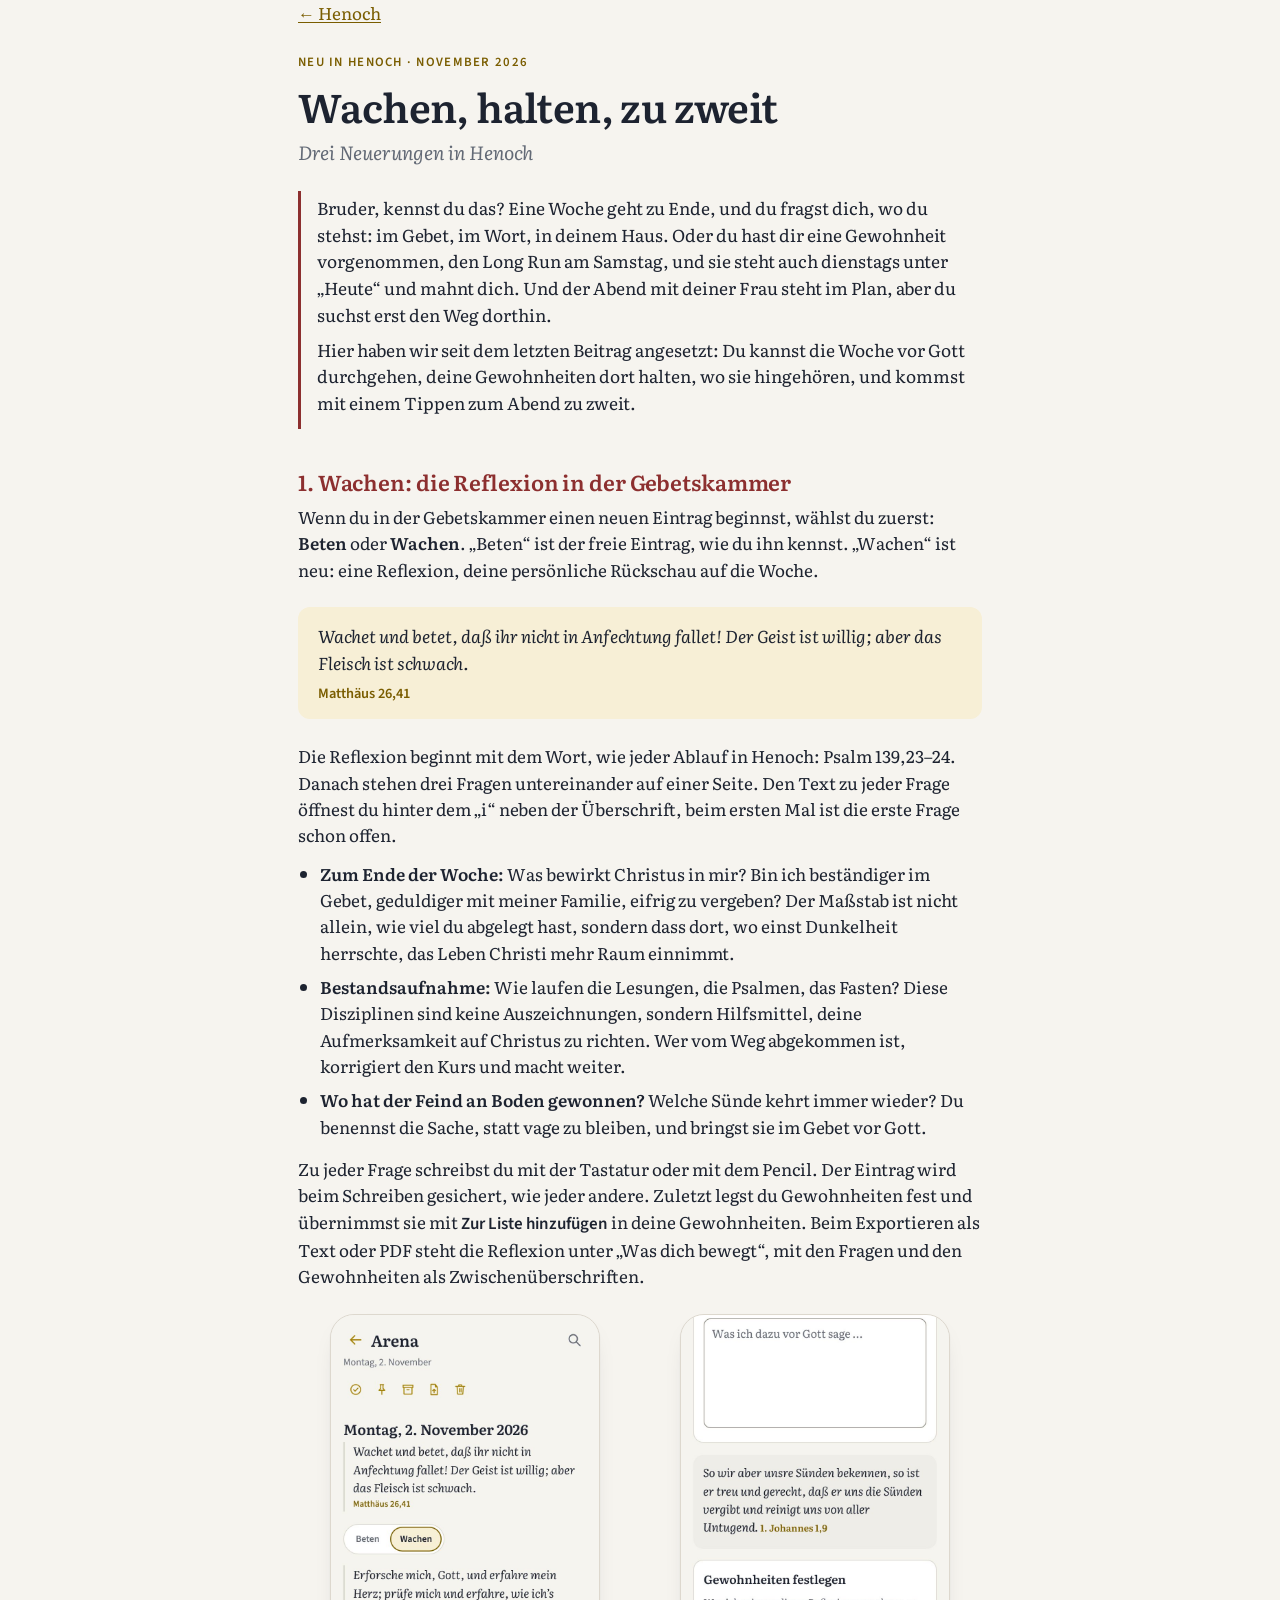
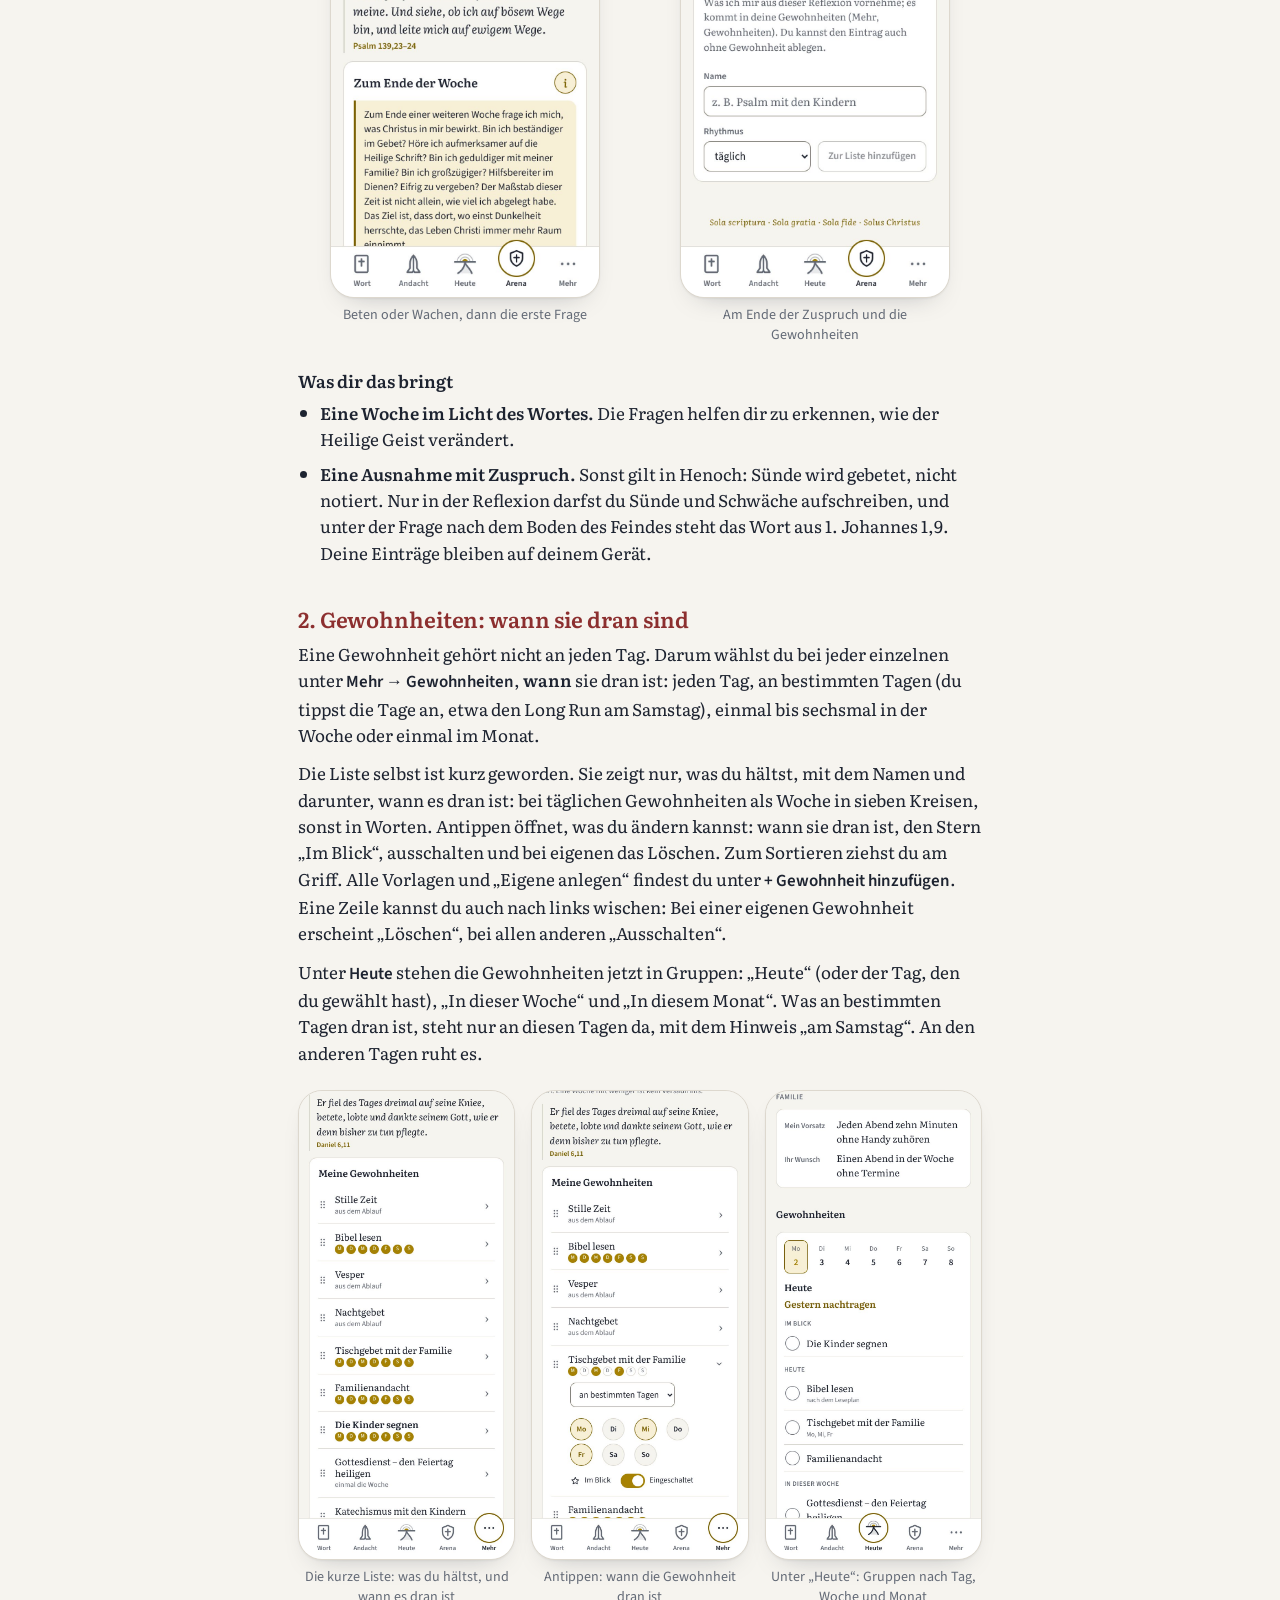
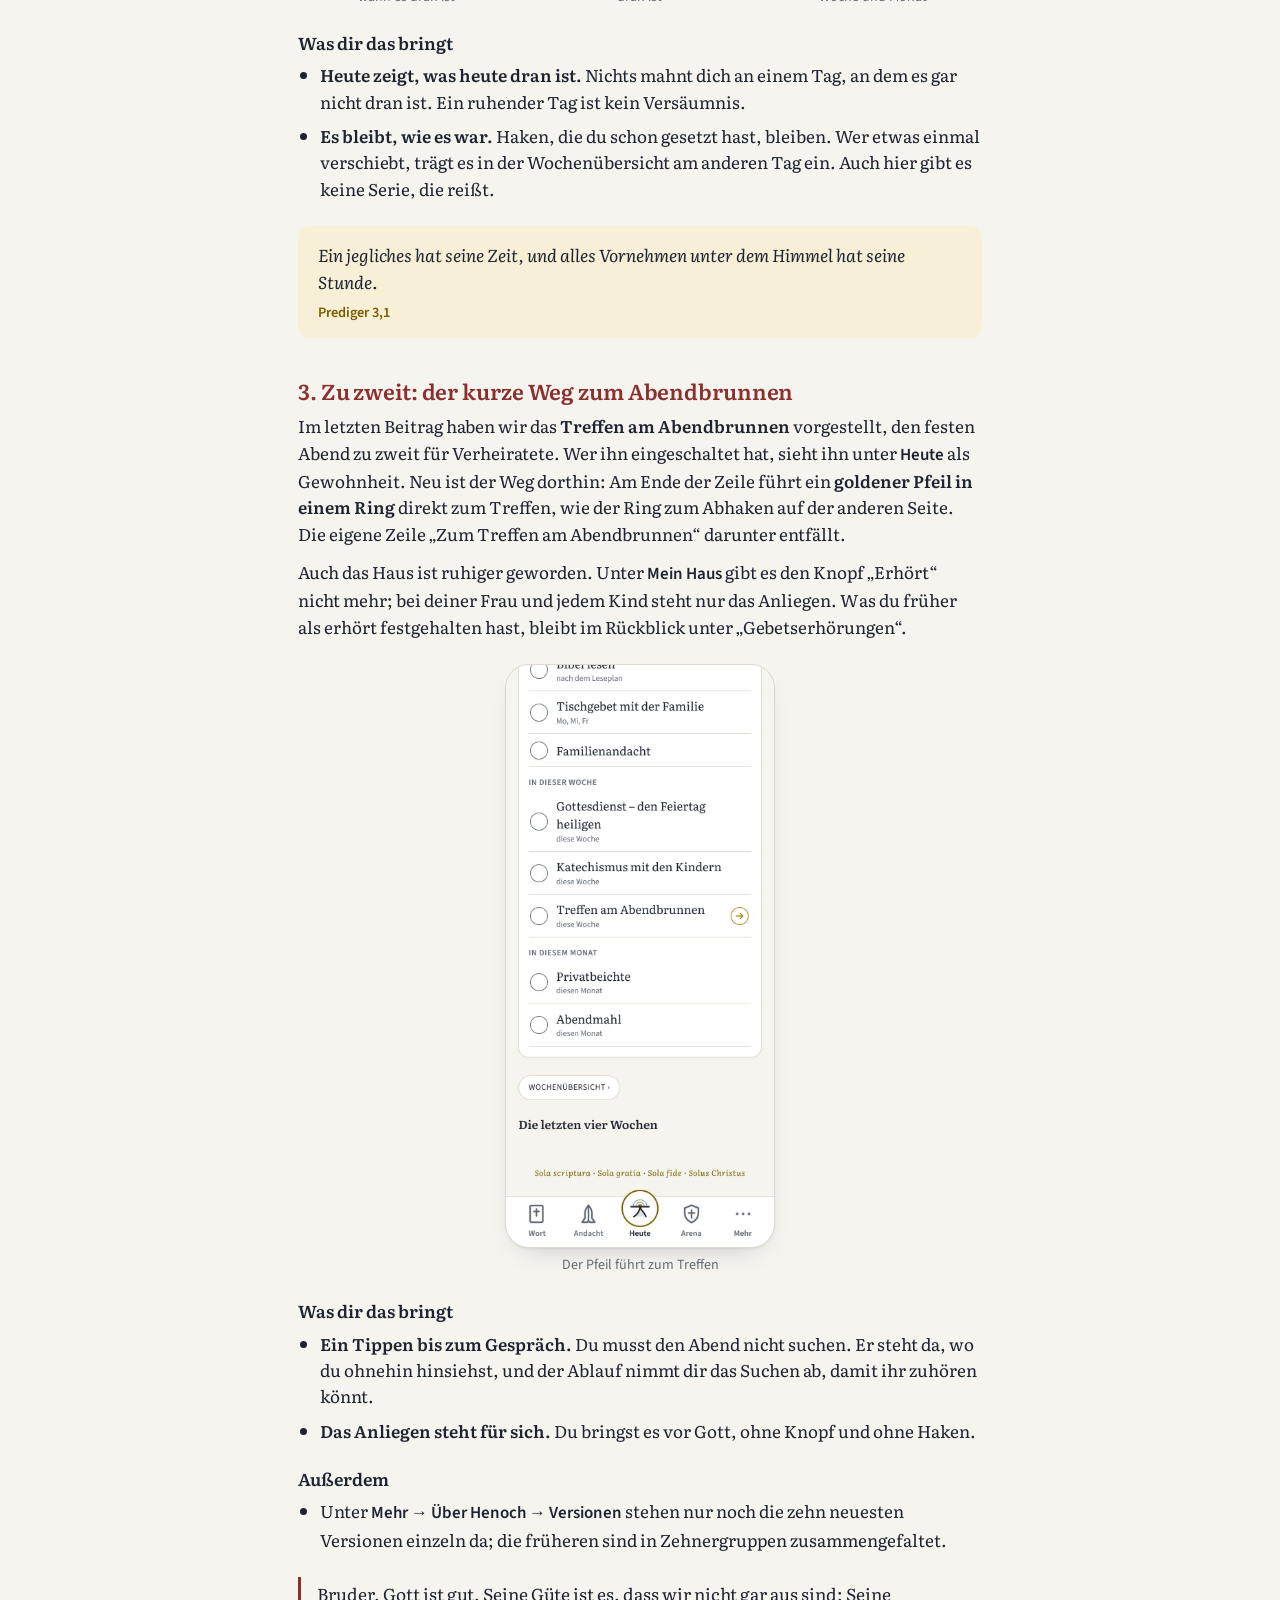
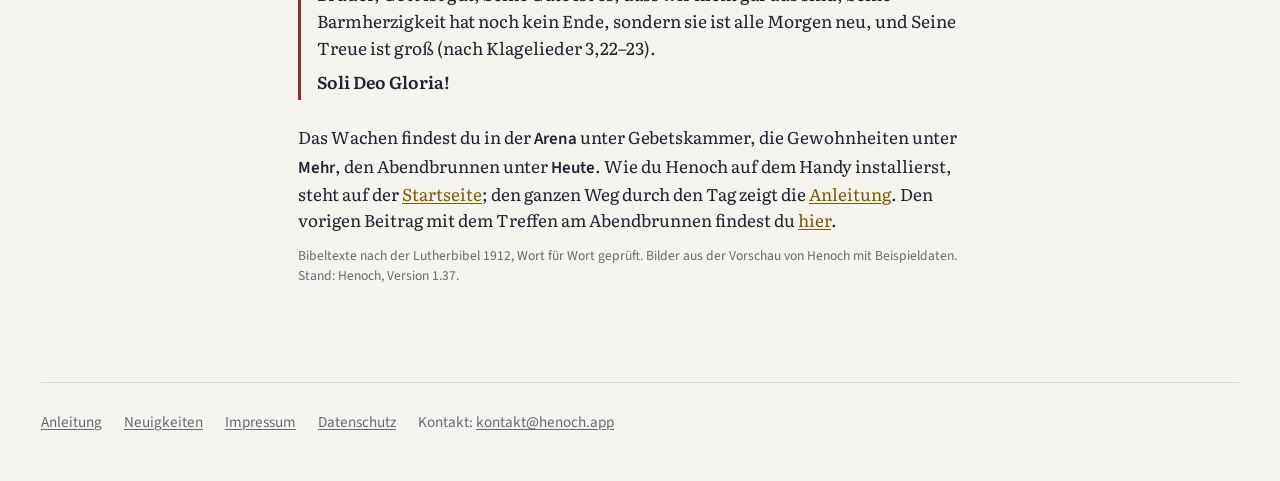
<file: neuigkeiten/wachen-halten-zu-zweit-2026/index.html>
<!doctype html>
<html lang="de">
<head>
  <meta charset="utf-8">
  <meta name="viewport" content="width=device-width, initial-scale=1, viewport-fit=cover">
  <title>Wachen, halten, zu zweit – Henoch</title>
  <meta name="description" content="Wachen in der Gebetskammer, Gewohnheiten, die nur an ihren Tagen dran sind, und der kurze Weg zum Treffen am Abendbrunnen: was sich geändert hat und was es dir bringt.">
  <meta name="color-scheme" content="light dark">
  <link rel="icon" href="../../favicon.svg" type="image/svg+xml">
  <link rel="apple-touch-icon" href="../../apple-touch-icon.png">
  <link rel="canonical" href="https://henoch.app/neuigkeiten/wachen-halten-zu-zweit-2026/">
  <meta property="og:type" content="article">
  <meta property="og:locale" content="de_DE">
  <meta property="og:site_name" content="Henoch">
  <meta property="og:title" content="Wachen, halten, zu zweit">
  <meta property="og:description" content="Wachen in der Gebetskammer, Gewohnheiten, die nur an ihren Tagen dran sind, und der kurze Weg zum Treffen am Abendbrunnen: was sich geändert hat und was es dir bringt.">
  <meta property="og:url" content="https://henoch.app/neuigkeiten/wachen-halten-zu-zweit-2026/">
  <meta property="og:image" content="https://henoch.app/og.png">
  <meta property="og:image:width" content="1200">
  <meta property="og:image:height" content="630">
  <meta name="twitter:card" content="summary_large_image">
  <link rel="stylesheet" href="../../style.css">
  <style>
    /* Bildschirmfotos aus der App, im Rahmen wie in der Anleitung */
    .text .shots2 { display: grid; grid-template-columns: repeat(auto-fit, minmax(190px, 1fr)); gap: var(--s4); margin: var(--s5) 0; }
    .text .shot { margin: 0; display: grid; gap: var(--s2); justify-items: center; align-content: start; }
    .text .shot img {
      display: block; width: 100%; max-width: 270px; height: auto; aspect-ratio: 780 / 1688;
      border: 1px solid var(--rule); border-radius: 24px; background: var(--sheet);
      box-shadow: 0 1px 2px rgb(0 0 0 / .05), 0 12px 28px -18px rgb(29 35 48 / .35);
    }
    .text .shot figcaption { font-family: var(--sans); font-size: 0.88rem; line-height: 1.4; color: var(--muted); text-align: center; max-width: 270px; }
  </style>
</head>
<body>

<header class="page-head">
  <div class="wrap wrap-text"><a href="../../">← Henoch</a></div>
</header>

<main class="page text">
  <div class="wrap wrap-text">
    <header class="text-head">
      <p class="kicker">Neu in Henoch · November 2026</p>
      <h1>Wachen, halten, zu zweit</h1>
      <p class="subtitle">Drei Neuerungen in Henoch</p>
    </header>

    <div class="greeting">
      <p>Bruder, kennst du das? Eine Woche geht zu Ende, und du fragst dich, wo du stehst: im Gebet, im Wort, in deinem Haus. Oder du hast dir eine Gewohnheit vorgenommen, den Long Run am Samstag, und sie steht auch dienstags unter „Heute“ und mahnt dich. Und der Abend mit deiner Frau steht im Plan, aber du suchst erst den Weg dorthin.</p>
      <p>Hier haben wir seit dem letzten Beitrag angesetzt: Du kannst die Woche vor Gott durchgehen, deine Gewohnheiten dort halten, wo sie hingehören, und kommst mit einem Tippen zum Abend zu zweit.</p>
    </div>

    <h2>1. Wachen: die Reflexion in der Gebetskammer</h2>
    <p>Wenn du in der Gebetskammer einen neuen Eintrag beginnst, wählst du zuerst: <strong>Beten</strong> oder <strong>Wachen</strong>. „Beten“ ist der freie Eintrag, wie du ihn kennst. „Wachen“ ist neu: eine Reflexion, deine persönliche Rückschau auf die Woche.</p>

    <div class="word">
      <p>Wachet und betet, daß ihr nicht in Anfechtung fallet! Der Geist ist willig; aber das Fleisch ist schwach.</p>
      <cite>Matthäus 26,41</cite>
    </div>

    <p>Die Reflexion beginnt mit dem Wort, wie jeder Ablauf in Henoch: Psalm 139,23–24. Danach stehen drei Fragen untereinander auf einer Seite. Den Text zu jeder Frage öffnest du hinter dem „i“ neben der Überschrift, beim ersten Mal ist die erste Frage schon offen.</p>
    <ul class="packs">
      <li><strong>Zum Ende der Woche:</strong> Was bewirkt Christus in mir? Bin ich beständiger im Gebet, geduldiger mit meiner Familie, eifrig zu vergeben? Der Maßstab ist nicht allein, wie viel du abgelegt hast, sondern dass dort, wo einst Dunkelheit herrschte, das Leben Christi mehr Raum einnimmt.</li>
      <li><strong>Bestandsaufnahme:</strong> Wie laufen die Lesungen, die Psalmen, das Fasten? Diese Disziplinen sind keine Auszeichnungen, sondern Hilfsmittel, deine Aufmerksamkeit auf Christus zu richten. Wer vom Weg abgekommen ist, korrigiert den Kurs und macht weiter.</li>
      <li><strong>Wo hat der Feind an Boden gewonnen?</strong> Welche Sünde kehrt immer wieder? Du benennst die Sache, statt vage zu bleiben, und bringst sie im Gebet vor Gott.</li>
    </ul>
    <p>Zu jeder Frage schreibst du mit der Tastatur oder mit dem Pencil. Der Eintrag wird beim Schreiben gesichert, wie jeder andere. Zuletzt legst du Gewohnheiten fest und übernimmst sie mit <span class="path">Zur Liste hinzufügen</span> in deine Gewohnheiten. Beim Exportieren als Text oder PDF steht die Reflexion unter „Was dich bewegt“, mit den Fragen und den Gewohnheiten als Zwischenüberschriften.</p>

    <div class="shots2">
      <figure class="shot">
        <img src="img/wachen-wahl.jpg" width="780" height="1688" loading="lazy" alt="Gebetskammer, neuer Eintrag: Matthäus 26,41, die Wahl Beten oder Wachen (Wachen gewählt), Psalm 139,23–24 und die Frage „Zum Ende der Woche“.">
        <figcaption>Beten oder Wachen, dann die erste Frage</figcaption>
      </figure>
      <figure class="shot">
        <img src="img/wachen-zuspruch.jpg" width="780" height="1688" loading="lazy" alt="Reflexion, unterer Teil: das Wort aus 1. Johannes 1,9 und der Abschnitt „Gewohnheiten festlegen“ mit Name, Rhythmus und „Zur Liste hinzufügen“.">
        <figcaption>Am Ende der Zuspruch und die Gewohnheiten</figcaption>
      </figure>
    </div>

    <h3>Was dir das bringt</h3>
    <ul class="packs">
      <li><strong>Eine Woche im Licht des Wortes.</strong> Die Fragen helfen dir zu erkennen, wie der Heilige Geist verändert.</li>
      <li><strong>Eine Ausnahme mit Zuspruch.</strong> Sonst gilt in Henoch: Sünde wird gebetet, nicht notiert. Nur in der Reflexion darfst du Sünde und Schwäche aufschreiben, und unter der Frage nach dem Boden des Feindes steht das Wort aus 1. Johannes 1,9. Deine Einträge bleiben auf deinem Gerät.</li>
    </ul>

    <h2>2. Gewohnheiten: wann sie dran sind</h2>
    <p>Eine Gewohnheit gehört nicht an jeden Tag. Darum wählst du bei jeder einzelnen unter <span class="path">Mehr → Gewohnheiten</span>, <strong>wann</strong> sie dran ist: jeden Tag, an bestimmten Tagen (du tippst die Tage an, etwa den Long Run am Samstag), einmal bis sechsmal in der Woche oder einmal im Monat.</p>
    <p>Die Liste selbst ist kurz geworden. Sie zeigt nur, was du hältst, mit dem Namen und darunter, wann es dran ist: bei täglichen Gewohnheiten als Woche in sieben Kreisen, sonst in Worten. Antippen öffnet, was du ändern kannst: wann sie dran ist, den Stern „Im Blick“, ausschalten und bei eigenen das Löschen. Zum Sortieren ziehst du am Griff. Alle Vorlagen und „Eigene anlegen“ findest du unter <span class="path">+ Gewohnheit hinzufügen</span>. Eine Zeile kannst du auch nach links wischen: Bei einer eigenen Gewohnheit erscheint „Löschen“, bei allen anderen „Ausschalten“.</p>
    <p>Unter <span class="path">Heute</span> stehen die Gewohnheiten jetzt in Gruppen: „Heute“ (oder der Tag, den du gewählt hast), „In dieser Woche“ und „In diesem Monat“. Was an bestimmten Tagen dran ist, steht nur an diesen Tagen da, mit dem Hinweis „am Samstag“. An den anderen Tagen ruht es.</p>

    <div class="shots2">
      <figure class="shot">
        <img src="img/gewohnheiten-liste.jpg" width="780" height="1688" loading="lazy" alt="Mehr, Gewohnheiten: die kurze Liste „Meine Gewohnheiten“ mit Namen und darunter, wann sie dran sind, bei täglichen als sieben Kreise.">
        <figcaption>Die kurze Liste: was du hältst, und wann es dran ist</figcaption>
      </figure>
      <figure class="shot">
        <img src="img/gewohnheiten-tage.jpg" width="780" height="1688" loading="lazy" alt="Mehr, Gewohnheiten: Tischgebet mit der Familie, geöffnet mit „an bestimmten Tagen“ und den Tagen Mo, Mi und Fr.">
        <figcaption>Antippen: wann die Gewohnheit dran ist</figcaption>
      </figure>
      <figure class="shot">
        <img src="img/heute-gruppen.jpg" width="780" height="1688" loading="lazy" alt="Heute, Gewohnheiten: Wochentage oben, die Gruppen „Heute“ und „In dieser Woche“; das Tischgebet trägt den Hinweis Mo, Mi, Fr.">
        <figcaption>Unter „Heute“: Gruppen nach Tag, Woche und Monat</figcaption>
      </figure>
    </div>

    <h3>Was dir das bringt</h3>
    <ul class="packs">
      <li><strong>Heute zeigt, was heute dran ist.</strong> Nichts mahnt dich an einem Tag, an dem es gar nicht dran ist. Ein ruhender Tag ist kein Versäumnis.</li>
      <li><strong>Es bleibt, wie es war.</strong> Haken, die du schon gesetzt hast, bleiben. Wer etwas einmal verschiebt, trägt es in der Wochenübersicht am anderen Tag ein. Auch hier gibt es keine Serie, die reißt.</li>
    </ul>

    <div class="word">
      <p>Ein jegliches hat seine Zeit, und alles Vornehmen unter dem Himmel hat seine Stunde.</p>
      <cite>Prediger 3,1</cite>
    </div>

    <h2>3. Zu zweit: der kurze Weg zum Abendbrunnen</h2>
    <p>Im letzten Beitrag haben wir das <strong>Treffen am Abendbrunnen</strong> vorgestellt, den festen Abend zu zweit für Verheiratete. Wer ihn eingeschaltet hat, sieht ihn unter <span class="path">Heute</span> als Gewohnheit. Neu ist der Weg dorthin: Am Ende der Zeile führt ein <strong>goldener Pfeil in einem Ring</strong> direkt zum Treffen, wie der Ring zum Abhaken auf der anderen Seite. Die eigene Zeile „Zum Treffen am Abendbrunnen“ darunter entfällt.</p>
    <p>Auch das Haus ist ruhiger geworden. Unter <span class="path">Mein Haus</span> gibt es den Knopf „Erhört“ nicht mehr; bei deiner Frau und jedem Kind steht nur das Anliegen. Was du früher als erhört festgehalten hast, bleibt im Rückblick unter „Gebetserhörungen“.</p>

    <div class="shots2">
      <figure class="shot">
        <img src="img/heute-abendbrunnen.jpg" width="780" height="1688" loading="lazy" alt="Heute, Gewohnheiten: bei „Treffen am Abendbrunnen“ steht am Zeilenende ein goldener Pfeil in einem Ring.">
        <figcaption>Der Pfeil führt zum Treffen</figcaption>
      </figure>
    </div>

    <h3>Was dir das bringt</h3>
    <ul class="packs">
      <li><strong>Ein Tippen bis zum Gespräch.</strong> Du musst den Abend nicht suchen. Er steht da, wo du ohnehin hinsiehst, und der Ablauf nimmt dir das Suchen ab, damit ihr zuhören könnt.</li>
      <li><strong>Das Anliegen steht für sich.</strong> Du bringst es vor Gott, ohne Knopf und ohne Haken.</li>
    </ul>

    <h3>Außerdem</h3>
    <ul class="packs">
      <li>Unter <span class="path">Mehr → Über Henoch → Versionen</span> stehen nur noch die zehn neuesten Versionen einzeln da; die früheren sind in Zehnergruppen zusammengefaltet.</li>
    </ul>

    <div class="greeting">
      <p>Bruder, Gott ist gut, Seine Güte ist es, dass wir nicht gar aus sind; Seine Barmherzigkeit hat noch kein Ende, sondern sie ist alle Morgen neu, und Seine Treue ist groß (nach Klagelieder 3,22–23).</p>
      <p class="closing">Soli Deo Gloria!</p>
    </div>

    <p>Das Wachen findest du in der <span class="path">Arena</span> unter Gebetskammer, die Gewohnheiten unter <span class="path">Mehr</span>, den Abendbrunnen unter <span class="path">Heute</span>. Wie du Henoch auf dem Handy installierst, steht auf der <a href="../../">Startseite</a>; den ganzen Weg durch den Tag zeigt die <a href="../../anleitung/">Anleitung</a>. Den vorigen Beitrag mit dem Treffen am Abendbrunnen findest du <a href="../drei-neuerungen-2026/">hier</a>.</p>

    <p class="sources">Bibeltexte nach der Lutherbibel 1912, Wort für Wort geprüft. Bilder aus der Vorschau von Henoch mit Beispieldaten. Stand: Henoch, Version 1.37.</p>
  </div>
</main>

<footer>
  <div class="wrap">
    <ul>
      <li><a href="../../anleitung/">Anleitung</a></li>
      <li><a href="../../neuigkeiten/">Neuigkeiten</a></li>
      <li><a href="../../impressum.html">Impressum</a></li>
      <li><a href="../../datenschutz.html">Datenschutz</a></li>
      <li>Kontakt: <a data-kontakt>kontakt (at) henoch.app</a></li>
    </ul>
  </div>
</footer>

<script src="../../kontakt.js" defer></script>
</body>
</html>
</file>
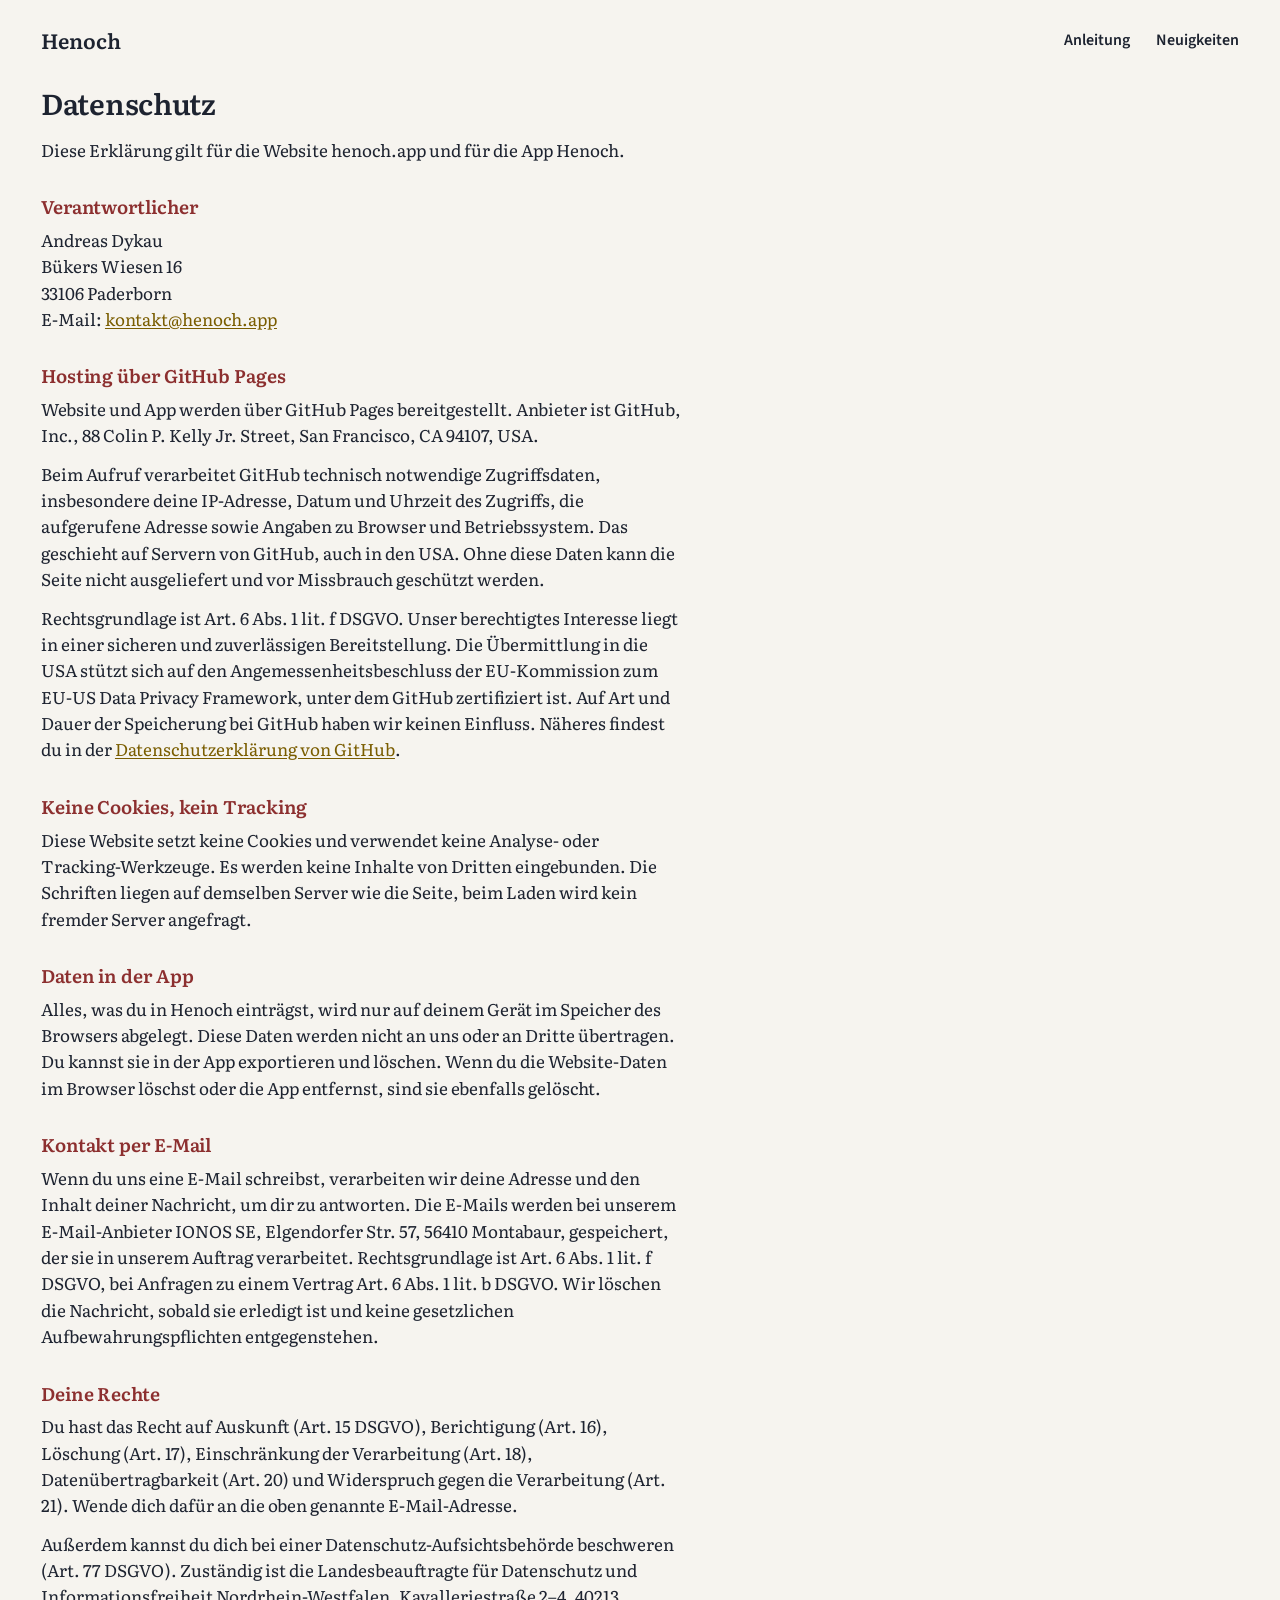
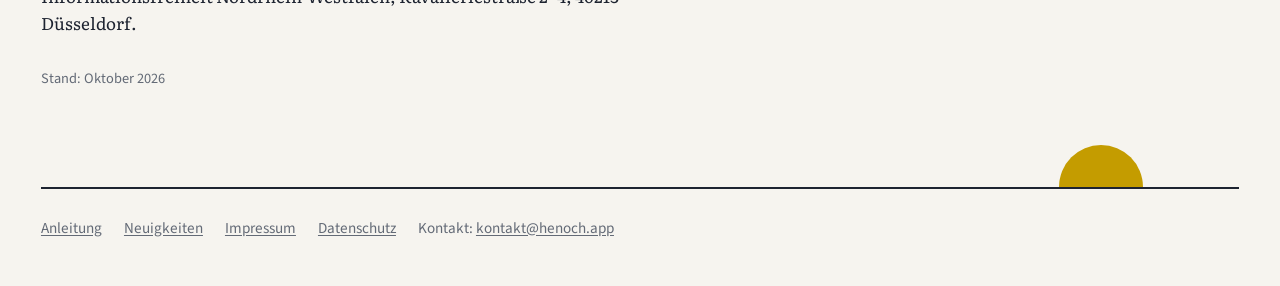
<file: datenschutz.html>
<!doctype html>
<html lang="de">
<head>
  <meta charset="utf-8">
  <meta name="viewport" content="width=device-width, initial-scale=1, viewport-fit=cover">
  <title>Datenschutz – Henoch</title>
  <meta name="color-scheme" content="light dark">
  <meta name="description" content="Datenschutzerklärung für die Website henoch.app und die App Henoch: keine Cookies, kein Tracking, deine Einträge bleiben auf deinem Gerät.">
  <meta name="robots" content="noindex">
  <link rel="icon" href="favicon.svg" type="image/svg+xml">
  <link rel="stylesheet" href="style.css">
</head>
<body class="seite">

<header class="w">
  <nav class="bar" aria-label="Hauptmenü">
    <a class="brand" href="./">Henoch</a>
    <span class="bar-r"><a href="anleitung/">Anleitung</a><a href="neuigkeiten/">Neuigkeiten</a></span>
  </nav>
</header>

<main class="page">
  <div class="wrap">
    <h1>Datenschutz</h1>
    <p>Diese Erklärung gilt für die Website henoch.app und für die App Henoch.</p>

    <h2>Verantwortlicher</h2>
    <p>Andreas Dykau<br>
    Bükers Wiesen 16<br>
    33106 Paderborn<br>
    E-Mail: <a data-kontakt>kontakt (at) henoch.app</a></p>

    <h2>Hosting über GitHub Pages</h2>
    <p>Website und App werden über GitHub Pages bereitgestellt. Anbieter ist GitHub, Inc., 88 Colin P. Kelly Jr. Street, San Francisco, CA 94107, USA.</p>
    <p>Beim Aufruf verarbeitet GitHub technisch notwendige Zugriffsdaten, insbesondere deine IP-Adresse, Datum und Uhrzeit des Zugriffs, die aufgerufene Adresse sowie Angaben zu Browser und Betriebssystem. Das geschieht auf Servern von GitHub, auch in den USA. Ohne diese Daten kann die Seite nicht ausgeliefert und vor Missbrauch geschützt werden.</p>
    <p>Rechtsgrundlage ist Art. 6 Abs. 1 lit. f DSGVO. Unser berechtigtes Interesse liegt in einer sicheren und zuverlässigen Bereitstellung. Die Übermittlung in die USA stützt sich auf den Angemessenheitsbeschluss der EU-Kommission zum EU-US Data Privacy Framework, unter dem GitHub zertifiziert ist. Auf Art und Dauer der Speicherung bei GitHub haben wir keinen Einfluss. Näheres findest du in der <a href="https://docs.github.com/de/site-policy/privacy-policies/github-general-privacy-statement" target="_blank" rel="noopener">Datenschutzerklärung von GitHub</a>.</p>

    <h2>Keine Cookies, kein Tracking</h2>
    <p>Diese Website setzt keine Cookies und verwendet keine Analyse- oder Tracking-Werkzeuge. Es werden keine Inhalte von Dritten eingebunden. Die Schriften liegen auf demselben Server wie die Seite, beim Laden wird kein fremder Server angefragt.</p>

    <h2>Daten in der App</h2>
    <p>Alles, was du in Henoch einträgst, wird nur auf deinem Gerät im Speicher des Browsers abgelegt. Diese Daten werden nicht an uns oder an Dritte übertragen. Du kannst sie in der App exportieren und löschen. Wenn du die Website-Daten im Browser löschst oder die App entfernst, sind sie ebenfalls gelöscht.</p>

    <h2>Kontakt per E-Mail</h2>
    <p>Wenn du uns eine E-Mail schreibst, verarbeiten wir deine Adresse und den Inhalt deiner Nachricht, um dir zu antworten. Die E-Mails werden bei unserem E-Mail-Anbieter IONOS SE, Elgendorfer Str. 57, 56410 Montabaur, gespeichert, der sie in unserem Auftrag verarbeitet. Rechtsgrundlage ist Art. 6 Abs. 1 lit. f DSGVO, bei Anfragen zu einem Vertrag Art. 6 Abs. 1 lit. b DSGVO. Wir löschen die Nachricht, sobald sie erledigt ist und keine gesetzlichen Aufbewahrungspflichten entgegenstehen.</p>

    <h2>Deine Rechte</h2>
    <p>Du hast das Recht auf Auskunft (Art. 15 DSGVO), Berichtigung (Art. 16), Löschung (Art. 17), Einschränkung der Verarbeitung (Art. 18), Datenübertragbarkeit (Art. 20) und Widerspruch gegen die Verarbeitung (Art. 21). Wende dich dafür an die oben genannte E-Mail-Adresse.</p>
    <p>Außerdem kannst du dich bei einer Datenschutz-Aufsichtsbehörde beschweren (Art. 77 DSGVO). Zuständig ist die Landesbeauftragte für Datenschutz und Informationsfreiheit Nordrhein-Westfalen, Kavalleriestraße 2–4, 40213 Düsseldorf.</p>

    <p class="stand">Stand: Oktober 2026</p>
  </div>
</main>

<footer>
  <div class="wrap">
    <ul>
      <li><a href="anleitung/">Anleitung</a></li>
      <li><a href="neuigkeiten/">Neuigkeiten</a></li>
      <li><a href="impressum.html">Impressum</a></li>
      <li><a href="datenschutz.html">Datenschutz</a></li>
      <li>Kontakt: <a data-kontakt>kontakt (at) henoch.app</a></li>
    </ul>
  </div>
</footer>

<script src="kontakt.js" defer></script>
</body>
</html>
</file>
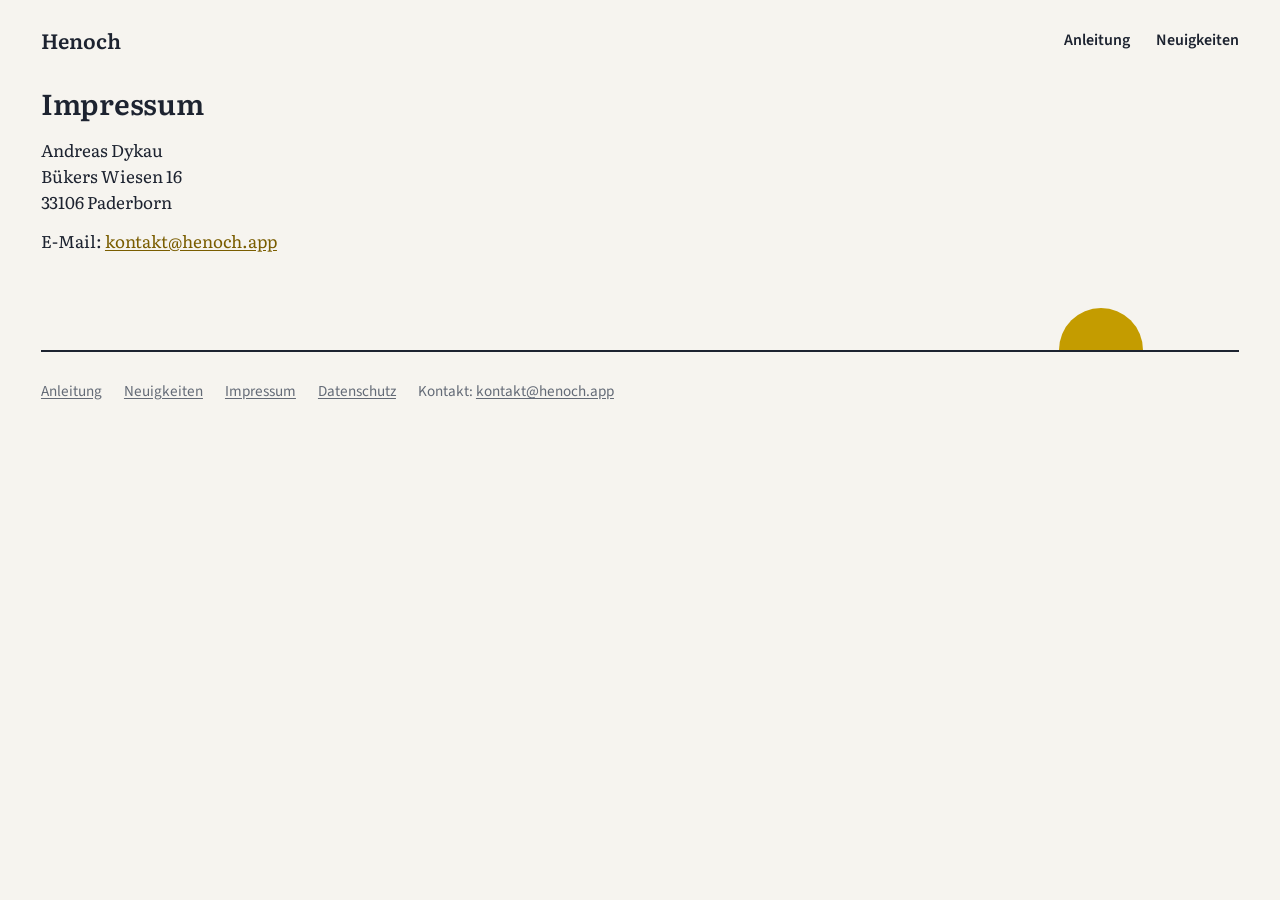
<file: impressum.html>
<!doctype html>
<html lang="de">
<head>
  <meta charset="utf-8">
  <meta name="viewport" content="width=device-width, initial-scale=1, viewport-fit=cover">
  <title>Impressum – Henoch</title>
  <meta name="color-scheme" content="light dark">
  <meta name="description" content="Impressum der Website henoch.app und der App Henoch.">
  <meta name="robots" content="noindex">
  <link rel="icon" href="favicon.svg" type="image/svg+xml">
  <link rel="stylesheet" href="style.css">
</head>
<body class="seite">

<header class="w">
  <nav class="bar" aria-label="Hauptmenü">
    <a class="brand" href="./">Henoch</a>
    <span class="bar-r"><a href="anleitung/">Anleitung</a><a href="neuigkeiten/">Neuigkeiten</a></span>
  </nav>
</header>

<main class="page">
  <div class="wrap">
    <h1>Impressum</h1>
    <p>Andreas Dykau<br>
    Bükers Wiesen 16<br>
    33106 Paderborn</p>
    <p>E-Mail: <a data-kontakt>kontakt (at) henoch.app</a></p>
  </div>
</main>

<footer>
  <div class="wrap">
    <ul>
      <li><a href="anleitung/">Anleitung</a></li>
      <li><a href="neuigkeiten/">Neuigkeiten</a></li>
      <li><a href="impressum.html">Impressum</a></li>
      <li><a href="datenschutz.html">Datenschutz</a></li>
      <li>Kontakt: <a data-kontakt>kontakt (at) henoch.app</a></li>
    </ul>
  </div>
</footer>

<script src="kontakt.js" defer></script>
</body>
</html>
</file>
<file: style.css>
/* Farben und Schriften wie in der App (tagzeiten: src/styles/tokens.css).
   Rot (--rubric) nur für Rubriken, Interaktives in --accent. */

@font-face {
  font-family: 'Literata';
  font-style: normal;
  font-weight: 400;
  font-display: swap;
  src: url('fonts/literata-latin-400-normal.woff2') format('woff2');
}
@font-face {
  font-family: 'Literata';
  font-style: normal;
  font-weight: 600;
  font-display: swap;
  src: url('fonts/literata-latin-600-normal.woff2') format('woff2');
}
@font-face {
  font-family: 'Literata';
  font-style: italic;
  font-weight: 400;
  font-display: swap;
  src: url('fonts/literata-latin-400-italic.woff2') format('woff2');
}
@font-face {
  font-family: 'Source Sans 3';
  font-style: normal;
  font-weight: 400;
  font-display: swap;
  src: url('fonts/source-sans-3-latin-400-normal.woff2') format('woff2');
}
@font-face {
  font-family: 'Source Sans 3';
  font-style: normal;
  font-weight: 600;
  font-display: swap;
  src: url('fonts/source-sans-3-latin-600-normal.woff2') format('woff2');
}

:root {
  --paper: #f6f4ef;
  --sheet: #ffffff;
  --ink: #1d2330;
  --muted: #636a76;
  --rule: #ddd8ce;
  --rubric: #8c2f2f;
  --accent: #2e4057;
  --on-accent: #ffffff;
  --link: #7a5d00;
  --sun: #c49c00;
  --way: #e8e3db;
  --gold-soft: #f7efd6;
  --icon-gold: #a78100;

  --serif: 'Literata', Georgia, 'Times New Roman', serif;
  --sans: 'Source Sans 3', -apple-system, 'Segoe UI', Helvetica, Arial, sans-serif;
  --radius: 12px;
  --gutter: 18px;
  /* Abstände im 4er-Raster; der Seitenrand bleibt wie in der App bei 18px */
  --s1: 4px; --s2: 8px; --s3: 12px; --s4: 16px; --s5: 24px; --s6: 32px; --s7: 48px;

  color-scheme: light dark;
}

@media (prefers-color-scheme: dark) {
  :root {
    --paper: #131a26;
    --sheet: #1b2432;
    --ink: #e8e3d8;
    --muted: #9aa2af;
    --rule: #2c3748;
    --rubric: #e07a6e;
    --accent: #d8d0c0;
    --on-accent: #131a26;
    --link: #e0b93a;
    --sun: #d9ae00;
    --way: #242832;
    --gold-soft: #2e2a1c;
    --icon-gold: #d9ae00;
  }
}

@media (prefers-contrast: more) {
  :root { --rule: #8a8478; --muted: #4a505b; }
  /* html davor: steht vor den Regeln der Kacheln und muss sie trotzdem überstimmen */
  html .card, html .entries a { border-width: 2px; }
}
@media (prefers-contrast: more) and (prefers-color-scheme: dark) {
  :root { --rule: #6b7a90; --muted: #c4cad3; }
}

*, *::before, *::after { box-sizing: border-box; }

html { -webkit-text-size-adjust: 100%; }

body {
  margin: 0;
  background: var(--paper);
  color: var(--ink);
  font-family: var(--serif);
  font-size: 1.0625rem;
  line-height: 1.55;
}

a { color: var(--link); text-underline-offset: 2px; }
:focus-visible { outline: 2px solid var(--accent); outline-offset: 3px; border-radius: 4px; }

.wrap {
  max-width: 640px;
  margin: 0 auto;
  padding: 0 max(var(--gutter), env(safe-area-inset-right)) 0 max(var(--gutter), env(safe-area-inset-left));
}
.wrap-wide { max-width: 880px; }

section { padding: 40px 0; border-top: 1px solid var(--rule); }

h2 {
  margin: 0 0 var(--s4);
  font-size: 1.3rem;
  font-weight: 600;
  line-height: 1.25;
  letter-spacing: -0.005em;
  color: var(--rubric);
}


.button {
  display: inline-block;
  min-height: 48px;
  padding: 12px 28px;
  border-radius: 999px;
  background: var(--accent);
  color: var(--on-accent);
  font-family: var(--sans);
  font-size: 1.05rem;
  font-weight: 600;
  text-decoration: none;
  transition: transform 120ms ease-out;
}
.button:active { transform: scale(0.97); }
@media (hover: hover) {
  .button:hover { filter: brightness(1.1); }
}

/* Einleitender Absatz unter einer Überschrift */
.lead { margin: 0 0 24px; max-width: 40em; font-size: 1.08rem; }

/* Karten */
.cards { display: grid; gap: var(--s4); margin: 0; padding: 0; list-style: none; }
.card {
  background: var(--sheet);
  border: 1px solid var(--rule);
  border-radius: var(--radius);
  padding: var(--s4) 20px;
}
.card p { margin: 0; }
.card h3 {
  margin: 0 0 var(--s2);
  font-family: var(--sans);
  font-size: 1rem;
  font-weight: 600;
}
/* Rahmen aller Seiten: derselbe Kopf, dieselbe linke Kante, derselbe Fuß (auch in anleitung/index.html eingebettet) */
:root { --max: 1280px; --pad: clamp(18px, 3.2vw, 44px); }
.w { max-width: var(--max); margin: 0 auto; padding-left: max(var(--pad), env(safe-area-inset-left, 0px)); padding-right: max(var(--pad), env(safe-area-inset-right, 0px)); }
.bar { display: flex; align-items: center; justify-content: space-between; gap: 24px; padding: calc(22px + env(safe-area-inset-top, 0px)) 0 0; }
.brand { font-family: var(--serif); font-size: 1.3rem; font-weight: 600; color: var(--ink); text-decoration: none; }
.bar-r { display: flex; gap: 26px; }
.bar-r a { font: 600 1rem/1 var(--sans); color: var(--ink); text-decoration: none; padding: 10px 0; }
.bar-r a:hover, .bar-r a[aria-current] { text-decoration: underline; text-underline-offset: 5px; }
.bar-r a[aria-current] { text-decoration-color: var(--sun); text-decoration-thickness: 2px; }
footer { padding: 0 0 calc(36px + env(safe-area-inset-bottom)); border-top: 0; font-family: var(--sans); font-size: 0.95rem; color: var(--muted); }
footer .wrap { max-width: var(--max); margin: 0 auto; padding: 0 max(var(--pad), env(safe-area-inset-right, 0px)) 0 max(var(--pad), env(safe-area-inset-left, 0px)); }
footer ul { display: flex; flex-wrap: wrap; justify-content: flex-start; gap: 0 18px; margin: 0; padding: 18px 0 0; list-style: none; border-top: 1px solid var(--rule); }
footer li { max-width: none; }
footer a { display: inline-block; padding: 10px 4px 10px 0; color: inherit; }
/* Unterseiten: Horizontlinie mit der Sonne über dem Fuß */
.seite footer ul { position: relative; border-top: 2px solid var(--ink); }
.seite footer ul::before { content: ""; position: absolute; right: 8%; bottom: 100%; margin-bottom: 2px; width: 84px; height: 42px; border-radius: 84px 84px 0 0; background: var(--sun); }

/* Unterseiten: Textspalte schmal, aber an der linken Kante der Startseite */
.seite main .wrap { max-width: var(--max); padding: 0 max(var(--pad), env(safe-area-inset-right, 0px)) 0 max(var(--pad), env(safe-area-inset-left, 0px)); }
.seite main .wrap > * { max-width: 640px; }
.seite main .wrap-text > * { max-width: 720px; }
.page { padding: 28px 0 84px; }
.page h1 { margin: 0 0 var(--s4); font-size: 1.8rem; font-weight: 600; line-height: 1.2; letter-spacing: -0.01em; }
.page h2 { margin: 32px 0 8px; font-size: 1.15rem; line-height: 1.3; }
.page p { margin: 0 0 12px; }
.page .stand { margin-top: 32px; font-family: var(--sans); font-size: 0.9rem; color: var(--muted); }

@media (max-width: 480px) {
  body { font-size: 1.03rem; }
  section { padding: 32px 0; }
}

/* Neuigkeiten: Kacheln, Archiv und Beitragsseiten (Lesespalte wie die Anleitung) */
.wrap-text { max-width: 720px; }
.kicker { display: block; margin: 0 0 var(--s2); font: 600 0.8rem/1.3 var(--sans); letter-spacing: 0.1em; text-transform: uppercase; color: var(--link); }
.entries { display: grid; gap: var(--s4); margin: 24px 0 0; padding: 0; list-style: none; }
.entries a { display: block; padding: var(--s4) 20px; background: var(--sheet); border: 1px solid var(--rule); border-radius: var(--radius); color: var(--ink); text-decoration: none; }
.entries a { transition: transform 120ms ease-out; }
.entries a:active { transform: scale(0.985); border-color: var(--link); }
@media (hover: hover) { .entries a:hover { border-color: var(--link); } }
.entry-title { display: block; font-size: 1.2rem; font-weight: 600; line-height: 1.3; }
.entry-text { display: block; margin-top: 4px; color: var(--muted); }

.text h1 { font-size: clamp(1.9rem, 6vw, 2.5rem); line-height: 1.15; letter-spacing: -0.015em; margin: 0; }
.text .subtitle { margin: var(--s2) 0 0; font-size: 1.2rem; font-style: italic; color: var(--muted); }
.text .intro { margin-top: 16px; font-size: 1.1rem; }
.text h2 { margin: 40px 0 8px; font-size: 1.35rem; line-height: 1.25; letter-spacing: -0.005em; }
.text h3 { margin: 24px 0 var(--s2); font-size: 1.08rem; font-weight: 600; line-height: 1.3; }
.text p { margin: 0 0 12px; }
.text .word { margin: var(--s5) 0; padding: 16px 20px; background: var(--gold-soft); border-radius: var(--radius); }
.text .word p { margin: 0; font-style: italic; font-size: 1.08rem; }
.text .word cite, .text .quote cite { display: block; margin-top: 8px; font: 600 0.9rem/1.3 var(--sans); font-style: normal; color: var(--link); }
.text .quote { margin: 16px 0; padding-left: 16px; border-left: 3px solid var(--rule); }
.text .quote p { margin: 0; }
.text .quote cite { font-weight: 400; color: var(--muted); }
.text .table-wrap { overflow-x: auto; margin: 12px 0 16px; }
.text table { width: 100%; min-width: 460px; border-collapse: collapse; font: 400 0.95rem/1.45 var(--sans); }
.text th, .text td { text-align: left; vertical-align: top; padding: var(--s2) var(--s2) var(--s2) 0; border-bottom: 1px solid var(--rule); }
.text th { font-size: 0.8rem; letter-spacing: 0.04em; text-transform: uppercase; color: var(--muted); font-weight: 600; }
.text td:first-child { font-weight: 600; white-space: nowrap; }
.text td.date { color: var(--muted); white-space: nowrap; font-variant-numeric: tabular-nums; }
.text .ways { display: grid; gap: 12px; margin: 12px 0; }
@media (min-width: 560px) { .text .ways { grid-template-columns: 1fr 1fr; } }
.text .way-card { padding: var(--s4) 16px; background: var(--sheet); border: 1px solid var(--rule); border-radius: var(--radius); min-width: 0; }
.text .way-card h3 { margin: 0; }
.text .way-card .span { margin: 4px 0 8px; font: 600 0.9rem/1.3 var(--sans); color: var(--link); }
.text .way-card p { margin: 0; }
.text ol.steps, .text ul.packs { margin: 8px 0 16px; padding-left: 1.3em; }
.text ol.steps li, .text ul.packs li { margin-top: var(--s2); }
.text .path { font-family: var(--sans); font-weight: 600; }
.text .father { padding: var(--s4) 0; border-bottom: 1px solid var(--rule); }
.text .father:last-child { border-bottom: 0; }
.text .father h3 { margin: 0; }
.text .father .years { margin: 0 0 var(--s2); font: 400 0.9rem/1.3 var(--sans); color: var(--muted); }
.text .greeting { margin: var(--s5) 0; padding: 4px 0 4px var(--s4); border-left: 3px solid var(--rubric); }
.text .greeting p { margin: 0 0 var(--s2); font-size: 1.08rem; }
.text .greeting .closing { margin: 0; font-weight: 600; }
.text .dates { display: grid; grid-template-columns: auto 1fr; gap: var(--s2) 16px; margin: 12px 0; font-family: var(--sans); }
.text .dates dt { font-weight: 600; font-variant-numeric: tabular-nums; }
.text .dates dd { margin: 0; }
.text .sources { font: 400 0.85rem/1.5 var(--sans); color: var(--muted); }
.text .word sup { font: 600 0.65em/1 var(--sans); font-style: normal; color: var(--link); }
.text .postille p { margin: 0 0 var(--s4); hyphens: auto; }
.text .postille .quote { margin: var(--s4) 0; }
.text hr.trenner { margin: 32px auto; width: 40%; border: 0; border-top: 1px solid var(--rule); }

/* Archiv */
.archive-year h2 { margin: 32px 0 4px; font-size: 1.5rem; }
.archive-year h3 { margin: var(--s4) 0 var(--s2); font: 600 0.85rem/1.3 var(--sans); letter-spacing: 0.08em; text-transform: uppercase; color: var(--muted); }
.archive-list { margin: 0; padding: 0; list-style: none; }
.archive-list li { padding: 12px 0; border-bottom: 1px solid var(--rule); }
.archive-list a { font-size: 1.1rem; font-weight: 600; }
.archive-list span { display: block; margin-top: 2px; color: var(--muted); }

@media (prefers-reduced-motion: reduce) { .button, .entries a { transition: none; } }
</file>
<file: startseite.css>
/* Startseite (nur index.html). Farben, Schriften und Abstände kommen aus style.css.
   Alles auf einen Blick: links worum es geht und wie man anfängt, rechts der Kurzfilm.
   Farben mit fester Aufgabe: Gold = Sonne, Rot = Rubrik, Dunkelblau = Knopf. */

main ul{margin:0;padding:0;list-style:none}

.vb{background:var(--paper)}
.sr{position:absolute;width:1px;height:1px;overflow:hidden;clip-path:inset(50%)}
.vb section{border:0;padding:0}
.blick{display:grid;gap:36px;padding:clamp(24px,4vw,44px) 0 clamp(56px,7vw,76px)}
.blick h1{margin:0;font-size:clamp(2.4rem,4.8vw,3.9rem);font-weight:600;line-height:1.02;letter-spacing:-.025em;text-wrap:balance}
.blick>*{min-width:0}
.sub{margin:18px 0 24px;font-size:1.15rem;line-height:1.5;max-width:26em}

.inst{margin-top:36px;padding-top:20px;border-top:1px solid var(--rule)}
.vb h2{margin:0 0 10px;font-size:1.25rem;font-weight:600;line-height:1.2;color:var(--ink)}
.principles h4{color:var(--ink)}
.steps-2 li{padding:8px 0}
.steps-2 h4{margin:0 0 1px;font:600 .75rem/1.3 var(--sans);letter-spacing:.12em;text-transform:uppercase;color:var(--rubric)}
.steps-2 p{margin:0;font-size:.98rem;line-height:1.45}
.mehr{position:relative;display:grid;gap:32px;padding:36px 0 56px;border-top:2px solid var(--ink)}
.mehr::before{content:"";position:absolute;right:8%;bottom:100%;margin-bottom:2px;width:84px;height:42px;border-radius:84px 84px 0 0;background:var(--sun)}
.vb section.mehr{padding:36px 0 56px;border-top:2px solid var(--ink)}
.mehr .lead{margin:0;font-size:1rem;line-height:1.6}
.mehr li{padding:10px 0;border-top:1px solid var(--rule)}
.principles h4{margin:0 0 2px;font-size:1.03rem;font-weight:600}
.principles p,.meldungen .news-text{margin:0;color:var(--muted);font:400 .93rem/1.45 var(--sans)}
.meldungen a{display:grid;gap:1px;color:var(--ink);text-decoration:none}
.meldungen .news-date{font:600 .73rem/1.4 var(--sans);letter-spacing:.1em;text-transform:uppercase;color:var(--link)}
.meldungen .news-title{font-size:1.03rem;font-weight:600;line-height:1.3}
@media(hover:hover){.meldungen a:hover .news-title{color:var(--link)}}
.meldungen .archive .news-title::after{content:" →"}
@media(min-width:900px){
  .blick{grid-template-columns:5fr 7fr;gap:56px;align-items:start}
  .links{padding-top:28px}
  .mehr{grid-template-columns:5fr 3.5fr 3.5fr;gap:48px}
}

/* Kurzfilm: hell und dunkel je ein Video, nur eines ist sichtbar */
.film{display:grid;justify-items:center}
.film-bild{width:min(100%,320px,calc(75svh * 9 / 16))}
.film video{display:block;width:100%;height:auto;aspect-ratio:9/16;border-radius:20px;background:var(--sheet);border:1px solid var(--rule);box-shadow:0 10px 30px -18px rgb(0 0 0/.35)}
.film-dunkel{display:none!important}
@media(prefers-color-scheme:dark){.film-hell{display:none!important}.film-dunkel{display:block!important}}
/* Tageszeit geht vor Farbmodus: 6–18 Uhr hell, sonst dunkel (gesetzt im Kopf von index.html) */
html[data-film=hell] .film-hell{display:block!important}
html[data-film=hell] .film-dunkel{display:none!important}
html[data-film=dunkel] .film-hell{display:none!important}
html[data-film=dunkel] .film-dunkel{display:block!important}
@media(min-width:900px){.film-bild{width:min(340px,calc(80svh * 9 / 16))}}
</file>
